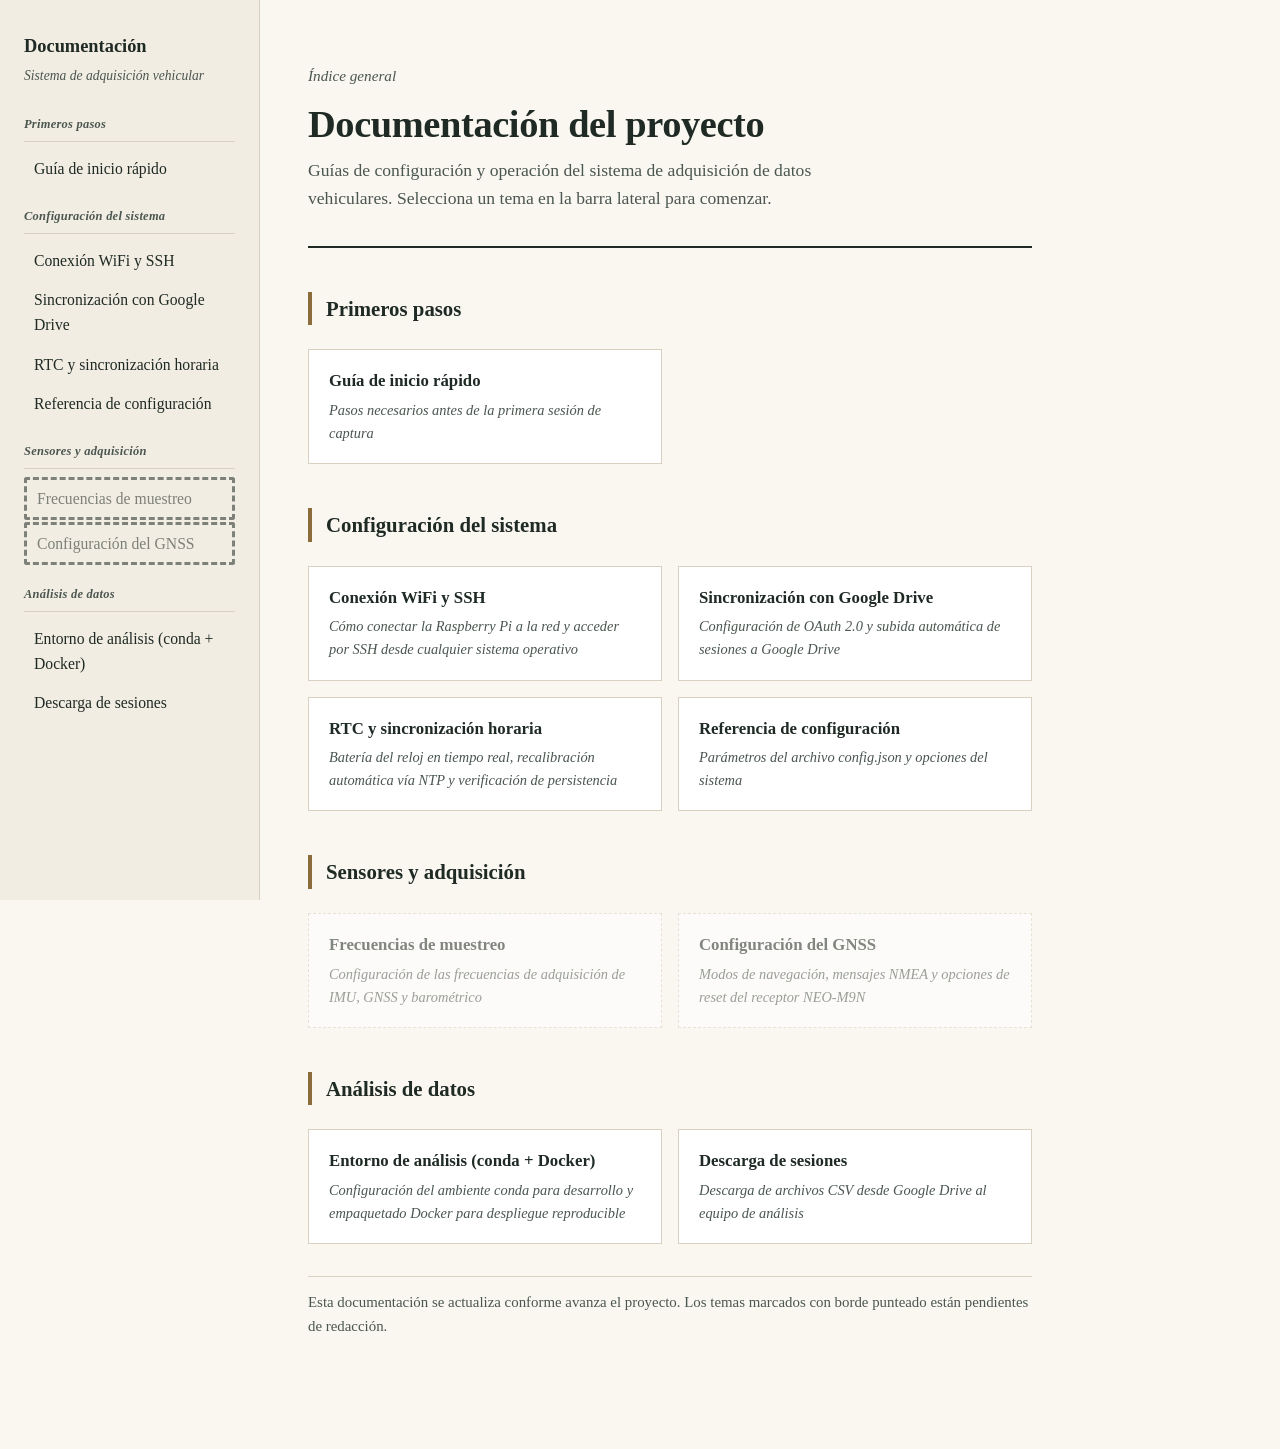
<file: index.html>
<!DOCTYPE html>
<html lang="es">
<head>
<meta charset="UTF-8">
<meta name="viewport" content="width=device-width, initial-scale=1.0">
<title>Documentación · Sistema de Adquisición Vehicular</title>
<link rel="stylesheet" href="assets/style.css">
</head>
<body>
<div class="layout">

  <!-- ============ SIDEBAR ============ -->
  <aside class="sidebar">
    <div class="brand">Documentación</div>
    <div class="brand-sub">Sistema de adquisición vehicular</div>

    <nav>
      <h4>Primeros pasos</h4>
      <ul>
        <li><a href="temas/inicio_rapido.html">Guía de inicio rápido</a></li>
      </ul>

      <h4>Configuración del sistema</h4>
      <ul>
        <li><a href="temas/conexion_wifi.html">Conexión WiFi y SSH</a></li>
        <li><a href="temas/sincronizacion_drive.html">Sincronización con Google Drive</a></li>
        <li><a href="temas/rtc_sincronizacion.html">RTC y sincronización horaria</a></li>
        <li><a href="temas/referencia_configuracion.html">Referencia de configuración</a></li>
      </ul>

      <h4>Sensores y adquisición</h4>
      <ul>
        <li><a href="#" class="pending">Frecuencias de muestreo</a></li>
        <li><a href="#" class="pending">Configuración del GNSS</a></li>
      </ul>

      <h4>Análisis de datos</h4>
      <ul>
        <li><a href="temas/entorno_analisis.html">Entorno de análisis (conda + Docker)</a></li>
        <li><a href="temas/descarga_sesiones.html">Descarga de sesiones</a></li>
      </ul>
    </nav>
  </aside>

  <!-- ============ CONTENIDO ============ -->
  <main class="content">
    <header class="page-header">
      <p class="kicker">Índice general</p>
      <h1>Documentación del proyecto</h1>
      <p class="lede">Guías de configuración y operación del sistema de adquisición de datos vehiculares. Selecciona un tema en la barra lateral para comenzar.</p>
    </header>

    <h2>Primeros pasos</h2>
    <div class="topic-grid">
      <a class="topic-card" href="temas/inicio_rapido.html">
        <div class="topic-title">Guía de inicio rápido</div>
        <div class="topic-desc">Pasos necesarios antes de la primera sesión de captura</div>
      </a>
    </div>

    <h2>Configuración del sistema</h2>
    <div class="topic-grid">
      <a class="topic-card" href="temas/conexion_wifi.html">
        <div class="topic-title">Conexión WiFi y SSH</div>
        <div class="topic-desc">Cómo conectar la Raspberry Pi a la red y acceder por SSH desde cualquier sistema operativo</div>
      </a>
      <a class="topic-card" href="temas/sincronizacion_drive.html">
        <div class="topic-title">Sincronización con Google Drive</div>
        <div class="topic-desc">Configuración de OAuth 2.0 y subida automática de sesiones a Google Drive</div>
      </a>
      <a class="topic-card" href="temas/rtc_sincronizacion.html">
        <div class="topic-title">RTC y sincronización horaria</div>
        <div class="topic-desc">Batería del reloj en tiempo real, recalibración automática vía NTP y verificación de persistencia</div>
      </a>
      <a class="topic-card" href="temas/referencia_configuracion.html">
        <div class="topic-title">Referencia de configuración</div>
        <div class="topic-desc">Parámetros del archivo config.json y opciones del sistema</div>
      </a>
    </div>

    <h2>Sensores y adquisición</h2>
    <div class="topic-grid">
      <a class="topic-card pending" href="#">
        <div class="topic-title">Frecuencias de muestreo</div>
        <div class="topic-desc">Configuración de las frecuencias de adquisición de IMU, GNSS y barométrico</div>
      </a>
      <a class="topic-card pending" href="#">
        <div class="topic-title">Configuración del GNSS</div>
        <div class="topic-desc">Modos de navegación, mensajes NMEA y opciones de reset del receptor NEO-M9N</div>
      </a>
    </div>

    <h2>Análisis de datos</h2>
    <div class="topic-grid">
      <a class="topic-card" href="temas/entorno_analisis.html">
        <div class="topic-title">Entorno de análisis (conda + Docker)</div>
        <div class="topic-desc">Configuración del ambiente conda para desarrollo y empaquetado Docker para despliegue reproducible</div>
      </a>
      <a class="topic-card" href="temas/descarga_sesiones.html">
        <div class="topic-title">Descarga de sesiones</div>
        <div class="topic-desc">Descarga de archivos CSV desde Google Drive al equipo de análisis</div>
      </a>
    </div>

    <p class="note" style="margin-top:32px;">Esta documentación se actualiza conforme avanza el proyecto. Los temas marcados con borde punteado están pendientes de redacción.</p>
  </main>

</div>
</body>
</html>
</file>
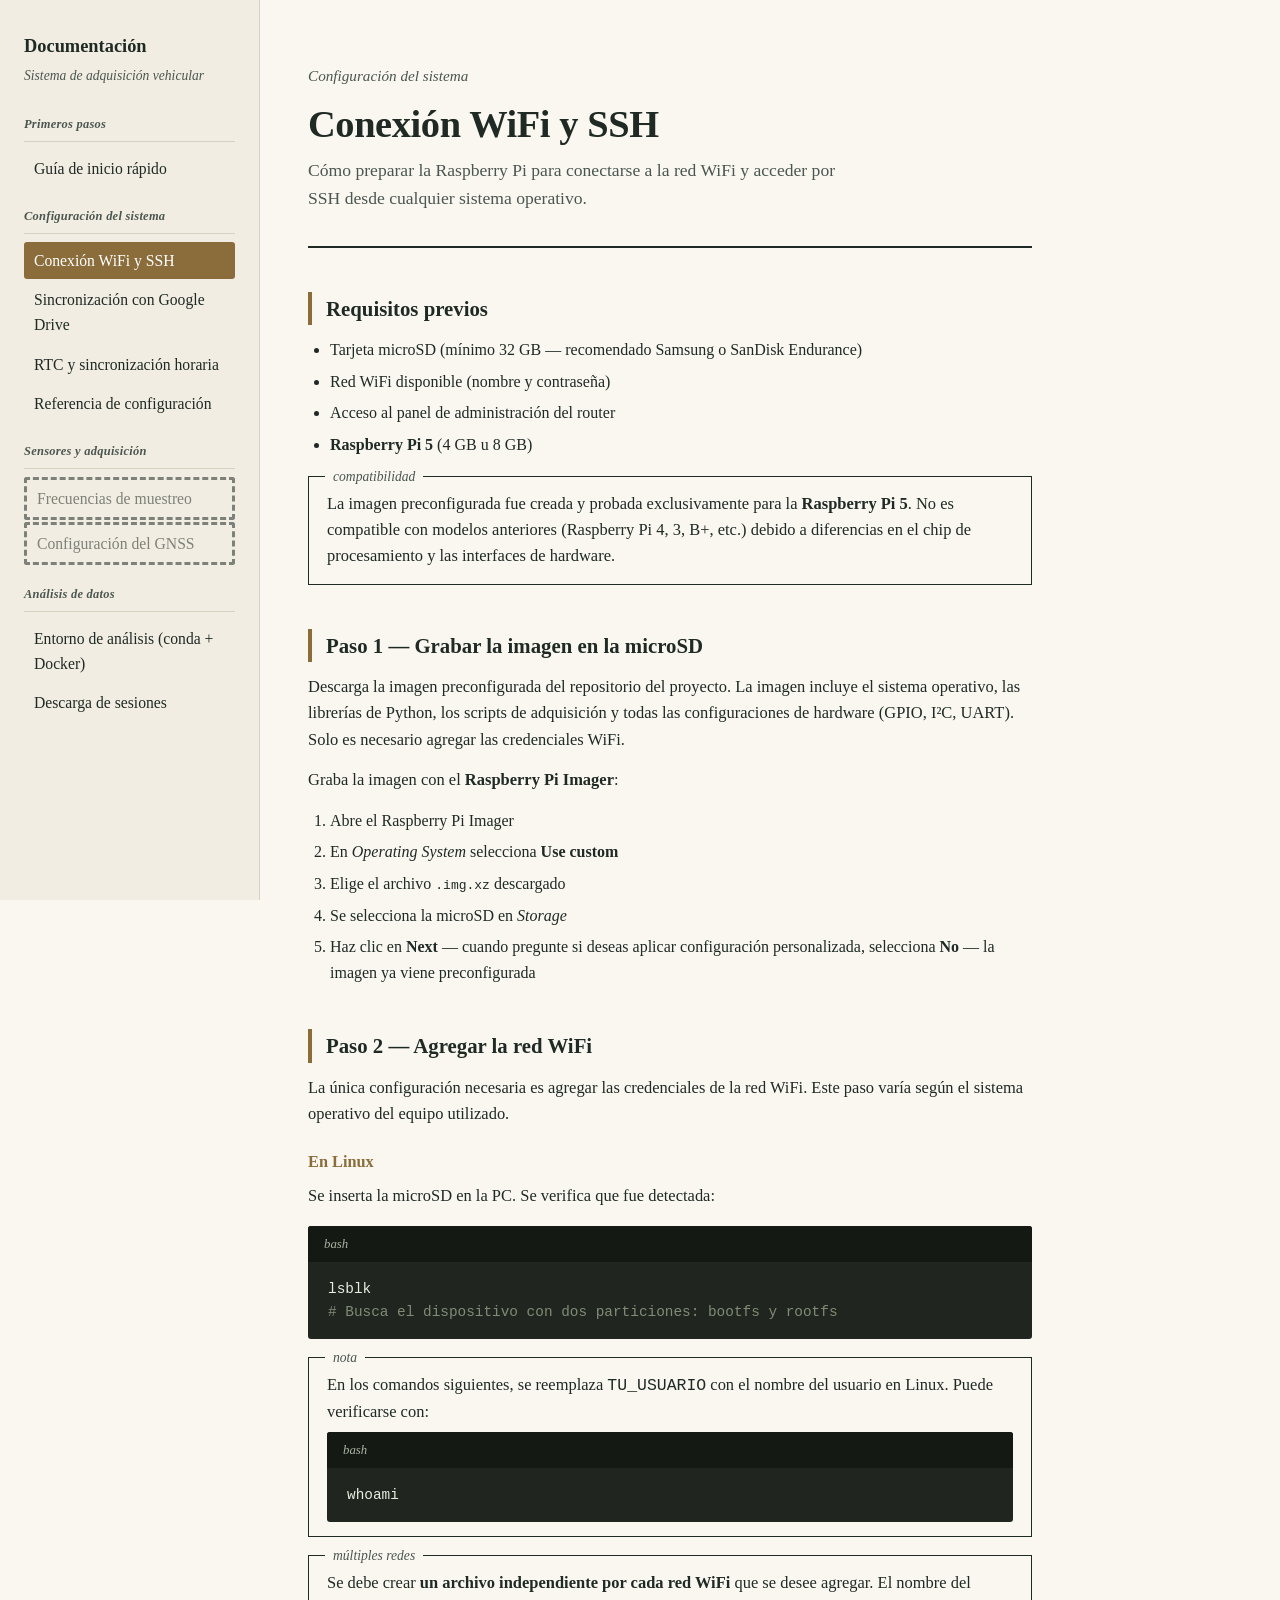
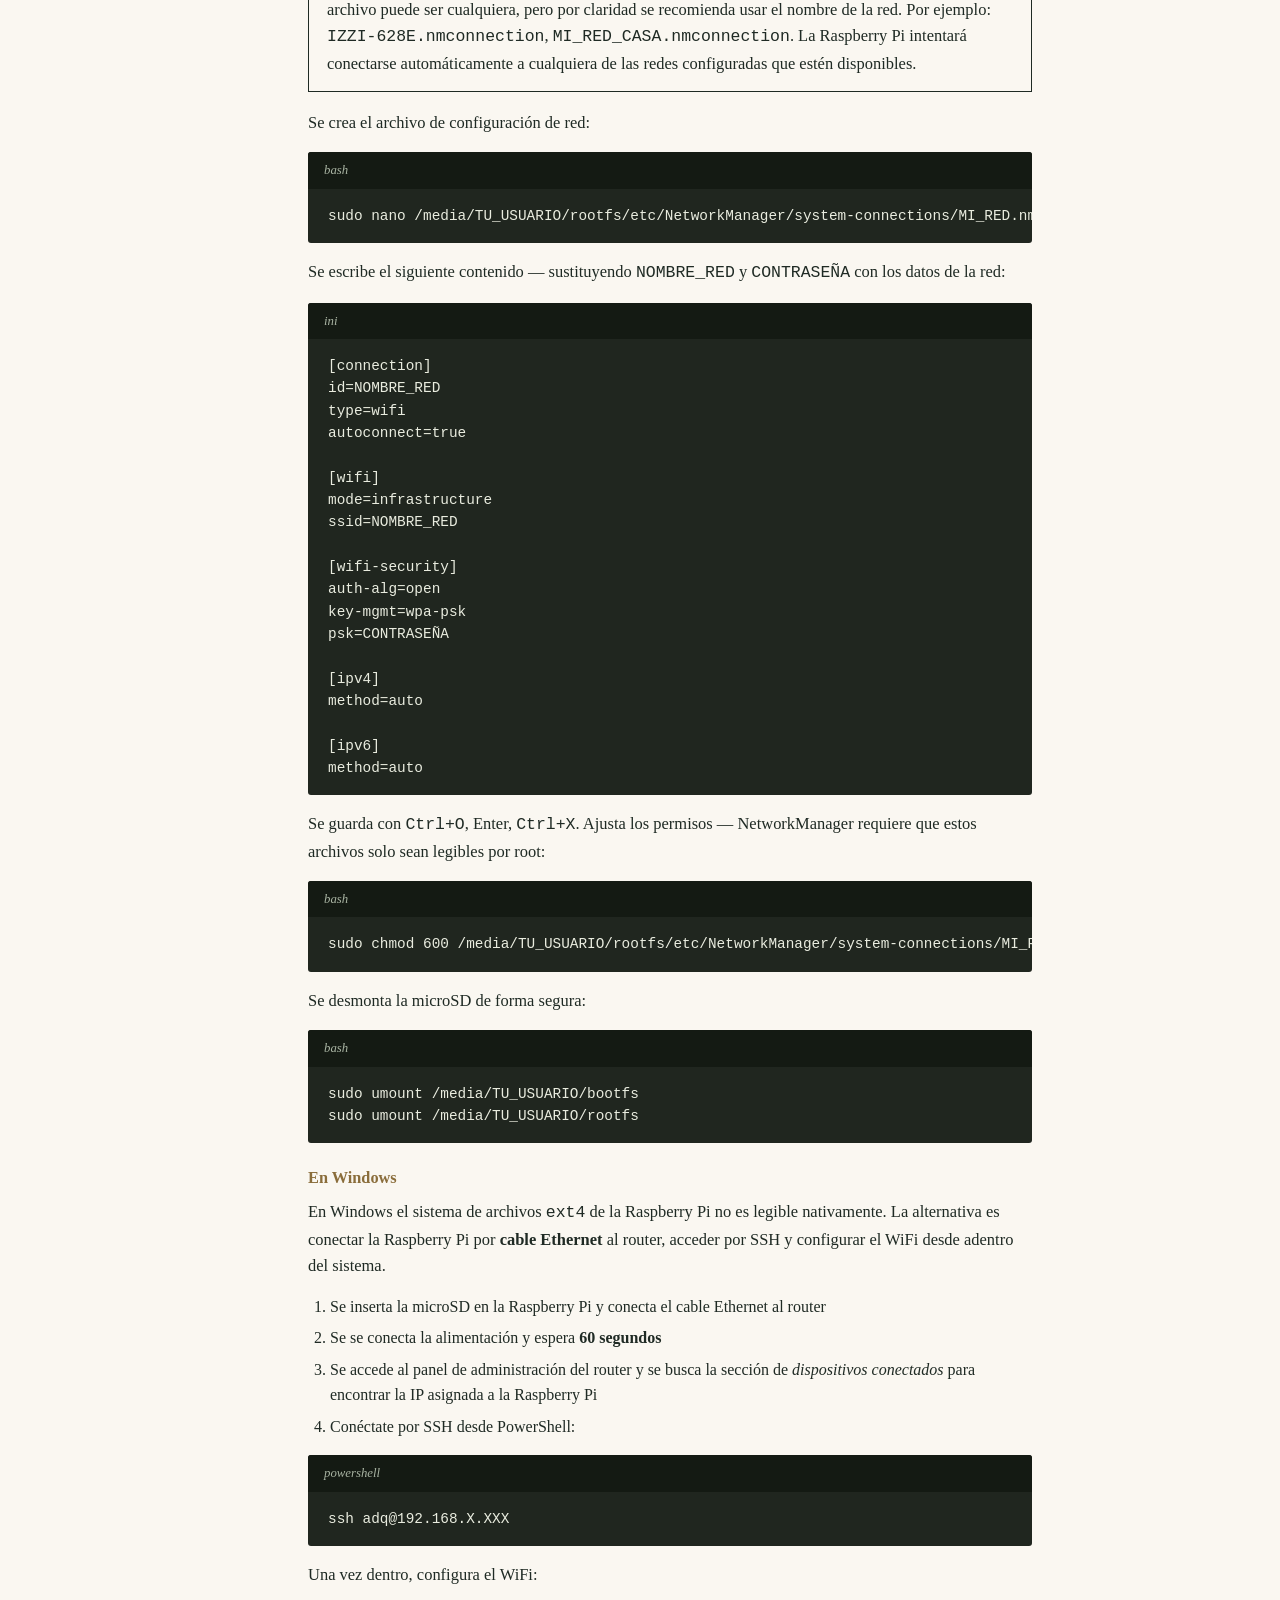
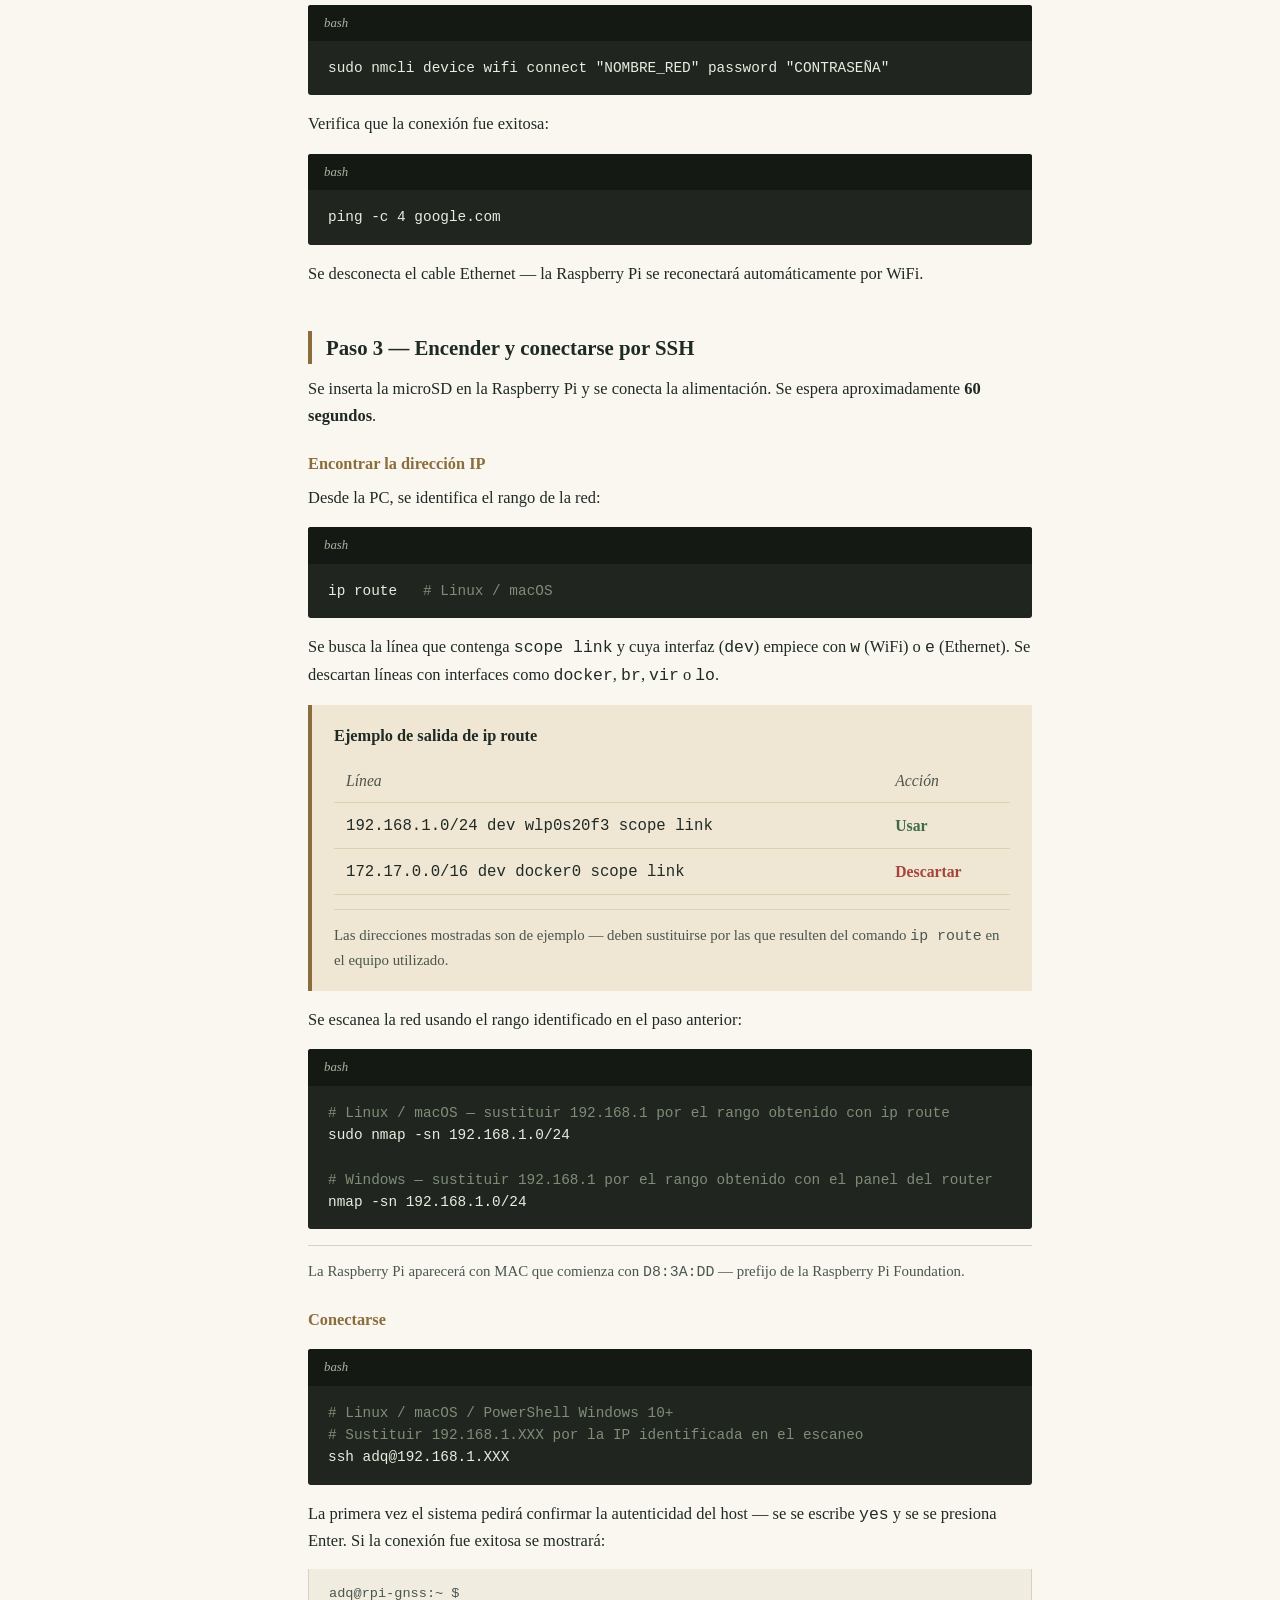
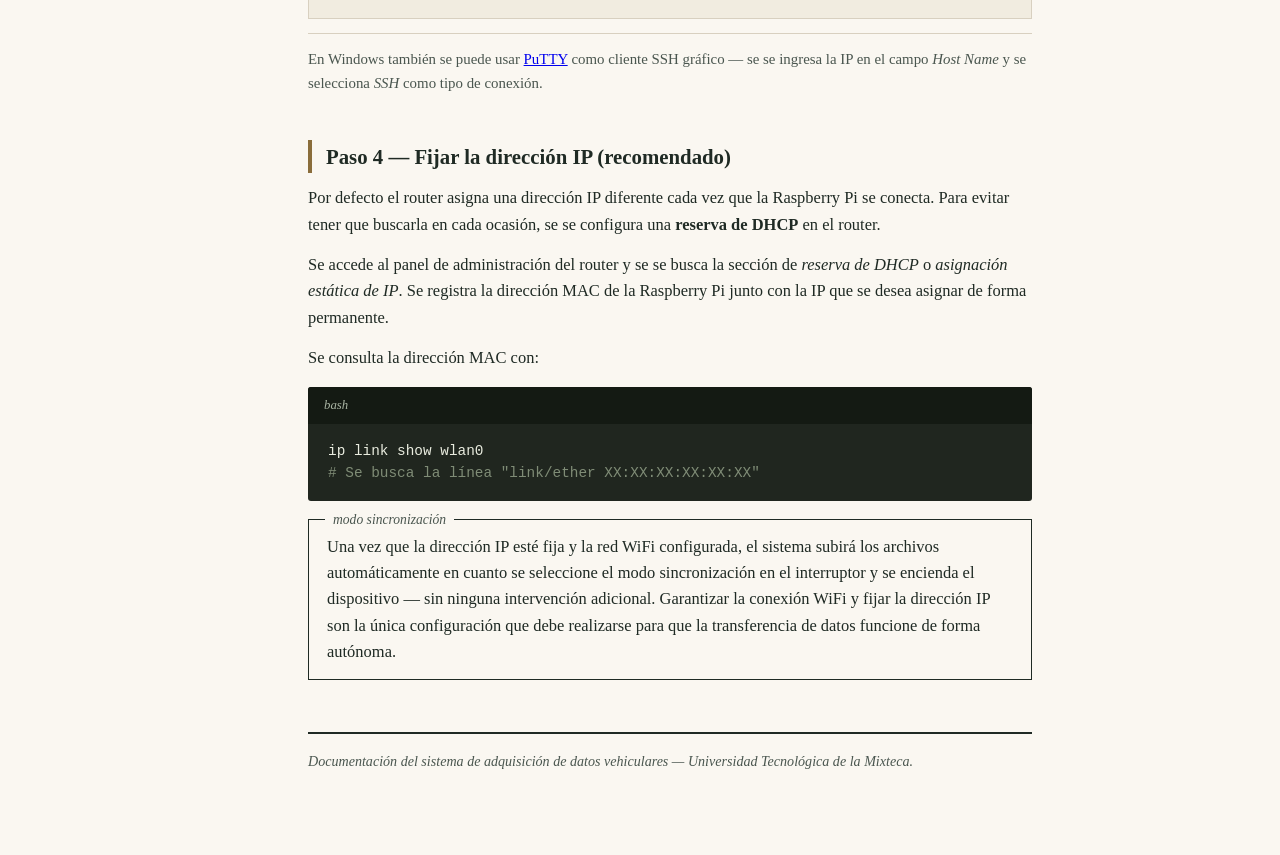
<file: temas/conexion_wifi.html>
<!DOCTYPE html>
<html lang="es">
<head>
<meta charset="UTF-8">
<meta name="viewport" content="width=device-width, initial-scale=1.0">
<title>Conexión WiFi y SSH · Documentación</title>
<link rel="stylesheet" href="../assets/style.css">
</head>
<body>
<div class="layout">

  <!-- ============ SIDEBAR ============ -->
  <aside class="sidebar">
    <div class="brand"><a href="../index.html" style="color:inherit;text-decoration:none;">Documentación</a></div>
    <div class="brand-sub">Sistema de adquisición vehicular</div>

    <nav>
      <h4>Primeros pasos</h4>
      <ul>
        <li><a href="inicio_rapido.html">Guía de inicio rápido</a></li>
      </ul>

      <h4>Configuración del sistema</h4>
      <ul>
        <li><a href="conexion_wifi.html" class="active">Conexión WiFi y SSH</a></li>
        <li><a href="sincronizacion_drive.html">Sincronización con Google Drive</a></li>
        <li><a href="rtc_sincronizacion.html">RTC y sincronización horaria</a></li>
        <li><a href="referencia_configuracion.html">Referencia de configuración</a></li>
      </ul>

      <h4>Sensores y adquisición</h4>
      <ul>
        <li><a href="#" class="pending">Frecuencias de muestreo</a></li>
        <li><a href="#" class="pending">Configuración del GNSS</a></li>
      </ul>

      <h4>Análisis de datos</h4>
      <ul>
        <li><a href="entorno_analisis.html">Entorno de análisis (conda + Docker)</a></li>
        <li><a href="descarga_sesiones.html">Descarga de sesiones</a></li>
      </ul>
    </nav>
  </aside>

  <!-- ============ CONTENIDO ============ -->
  <main class="content">

    <header class="page-header">
      <p class="kicker">Configuración del sistema</p>
      <h1>Conexión WiFi y SSH</h1>
      <p class="lede">Cómo preparar la Raspberry Pi para conectarse a la red WiFi y acceder por SSH desde cualquier sistema operativo.</p>
    </header>

    <section>
      <h2>Requisitos previos</h2>
      <ul>
        <li>Tarjeta microSD (mínimo 32 GB — recomendado Samsung o SanDisk Endurance)</li>
        <li>Red WiFi disponible (nombre y contraseña)</li>
        <li>Acceso al panel de administración del router</li>
        <li><strong>Raspberry Pi 5</strong> (4 GB u 8 GB)</li>
      </ul>
      <div class="callout">
        <span class="tag">compatibilidad</span>
        <p style="margin-bottom:0;">La imagen preconfigurada fue creada y probada exclusivamente para la <strong>Raspberry Pi 5</strong>. No es compatible con modelos anteriores (Raspberry Pi 4, 3, B+, etc.) debido a diferencias en el chip de procesamiento y las interfaces de hardware.</p>
      </div>
    </section>

    <section>
      <h2>Paso 1 — Grabar la imagen en la microSD</h2>
      <p>Descarga la imagen preconfigurada del repositorio del proyecto. La imagen incluye el sistema operativo, las librerías de Python, los scripts de adquisición y todas las configuraciones de hardware (GPIO, I²C, UART). Solo es necesario agregar las credenciales WiFi.</p>
      <p>Graba la imagen con el <strong>Raspberry Pi Imager</strong>:</p>
      <ol>
        <li>Abre el Raspberry Pi Imager</li>
        <li>En <em>Operating System</em> selecciona <strong>Use custom</strong></li>
        <li>Elige el archivo <code>.img.xz</code> descargado</li>
        <li>Se selecciona la microSD en <em>Storage</em></li>
        <li>Haz clic en <strong>Next</strong> — cuando pregunte si deseas aplicar configuración personalizada, selecciona <strong>No</strong> — la imagen ya viene preconfigurada</li>
      </ol>
    </section>

    <section>
      <h2>Paso 2 — Agregar la red WiFi</h2>
      <p>La única configuración necesaria es agregar las credenciales de la red WiFi. Este paso varía según el sistema operativo del equipo utilizado.</p>

      <h3>En Linux</h3>
      <p>Se inserta la microSD en la PC. Se verifica que fue detectada:</p>
      <div class="code-block">
        <div class="code-label">bash</div>
        <pre><code>lsblk
<span class="cm"># Busca el dispositivo con dos particiones: bootfs y rootfs</span></code></pre>
      </div>

      <div class="callout">
        <span class="tag">nota</span>
        <p style="margin-bottom:6px;">En los comandos siguientes, se reemplaza <code>TU_USUARIO</code> con el nombre del usuario en Linux. Puede verificarse con:</p>
        <div class="code-block" style="margin:0;">
          <div class="code-label">bash</div>
          <pre><code>whoami</code></pre>
        </div>
      </div>

      <div class="callout">
        <span class="tag">múltiples redes</span>
        <p style="margin-bottom:0;">Se debe crear <strong>un archivo independiente por cada red WiFi</strong> que se desee agregar. El nombre del archivo puede ser cualquiera, pero por claridad se recomienda usar el nombre de la red. Por ejemplo: <code>IZZI-628E.nmconnection</code>, <code>MI_RED_CASA.nmconnection</code>. La Raspberry Pi intentará conectarse automáticamente a cualquiera de las redes configuradas que estén disponibles.</p>
      </div>

      <p>Se crea el archivo de configuración de red:</p>
      <div class="code-block">
        <div class="code-label">bash</div>
        <pre><code>sudo nano /media/TU_USUARIO/rootfs/etc/NetworkManager/system-connections/MI_RED.nmconnection</code></pre>
      </div>

      <p>Se escribe el siguiente contenido — sustituyendo <code>NOMBRE_RED</code> y <code>CONTRASEÑA</code> con los datos de la red:</p>
      <div class="code-block">
        <div class="code-label">ini</div>
        <pre><code>[connection]
id=NOMBRE_RED
type=wifi
autoconnect=true

[wifi]
mode=infrastructure
ssid=NOMBRE_RED

[wifi-security]
auth-alg=open
key-mgmt=wpa-psk
psk=CONTRASEÑA

[ipv4]
method=auto

[ipv6]
method=auto</code></pre>
      </div>

      <p>Se guarda con <kbd>Ctrl+O</kbd>, Enter, <kbd>Ctrl+X</kbd>. Ajusta los permisos — NetworkManager requiere que estos archivos solo sean legibles por root:</p>
      <div class="code-block">
        <div class="code-label">bash</div>
        <pre><code>sudo chmod 600 /media/TU_USUARIO/rootfs/etc/NetworkManager/system-connections/MI_RED.nmconnection</code></pre>
      </div>

      <p>Se desmonta la microSD de forma segura:</p>
      <div class="code-block">
        <div class="code-label">bash</div>
        <pre><code>sudo umount /media/TU_USUARIO/bootfs
sudo umount /media/TU_USUARIO/rootfs</code></pre>
      </div>

      <h3>En Windows</h3>
      <p>En Windows el sistema de archivos <code>ext4</code> de la Raspberry Pi no es legible nativamente. La alternativa es conectar la Raspberry Pi por <strong>cable Ethernet</strong> al router, acceder por SSH y configurar el WiFi desde adentro del sistema.</p>
      <ol>
        <li>Se inserta la microSD en la Raspberry Pi y conecta el cable Ethernet al router</li>
        <li>Se se conecta la alimentación y espera <strong>60 segundos</strong></li>
        <li>Se accede al panel de administración del router y se busca la sección de <em>dispositivos conectados</em> para encontrar la IP asignada a la Raspberry Pi</li>
        <li>Conéctate por SSH desde PowerShell:</li>
      </ol>
      <div class="code-block">
        <div class="code-label">powershell</div>
        <pre><code>ssh adq@192.168.X.XXX</code></pre>
      </div>
      <p>Una vez dentro, configura el WiFi:</p>
      <div class="code-block">
        <div class="code-label">bash</div>
        <pre><code>sudo nmcli device wifi connect "NOMBRE_RED" password "CONTRASEÑA"</code></pre>
      </div>
      <p>Verifica que la conexión fue exitosa:</p>
      <div class="code-block">
        <div class="code-label">bash</div>
        <pre><code>ping -c 4 google.com</code></pre>
      </div>
      <p>Se desconecta el cable Ethernet — la Raspberry Pi se reconectará automáticamente por WiFi.</p>
    </section>

    <section>
      <h2>Paso 3 — Encender y conectarse por SSH</h2>
      <p>Se inserta la microSD en la Raspberry Pi y se conecta la alimentación. Se espera aproximadamente <strong>60 segundos</strong>.</p>

      <h3>Encontrar la dirección IP</h3>
      <p>Desde la PC, se identifica el rango de la red:</p>
      <div class="code-block">
        <div class="code-label">bash</div>
        <pre><code>ip route   <span class="cm"># Linux / macOS</span></code></pre>
      </div>
      <p>Se busca la línea que contenga <code>scope link</code> y cuya interfaz (<code>dev</code>) empiece con <code>w</code> (WiFi) o <code>e</code> (Ethernet). Se descartan líneas con interfaces como <code>docker</code>, <code>br</code>, <code>vir</code> o <code>lo</code>.</p>

      <div class="example">
        <h3>Ejemplo de salida de ip route</h3>
        <table>
          <tr><th>Línea</th><th>Acción</th></tr>
          <tr>
            <td><code>192.168.1.0/24 dev wlp0s20f3 scope link</code></td>
            <td style="color:var(--pos);font-weight:600;">Usar</td>
          </tr>
          <tr>
            <td><code>172.17.0.0/16 dev docker0 scope link</code></td>
            <td style="color:var(--neg);font-weight:600;">Descartar</td>
          </tr>
        </table>
        <p style="margin-bottom:0;" class="note">Las direcciones mostradas son de ejemplo — deben sustituirse por las que resulten del comando <code>ip route</code> en el equipo utilizado.</p>
      </div>

      <p>Se escanea la red usando el rango identificado en el paso anterior:</p>
      <div class="code-block">
        <div class="code-label">bash</div>
        <pre><code><span class="cm"># Linux / macOS — sustituir 192.168.1 por el rango obtenido con ip route</span>
sudo nmap -sn 192.168.1.0/24

<span class="cm"># Windows — sustituir 192.168.1 por el rango obtenido con el panel del router</span>
nmap -sn 192.168.1.0/24</code></pre>
      </div>
      <p class="note">La Raspberry Pi aparecerá con MAC que comienza con <code>D8:3A:DD</code> — prefijo de la Raspberry Pi Foundation.</p>

      <h3>Conectarse</h3>
      <div class="code-block">
        <div class="code-label">bash</div>
        <pre><code><span class="cm"># Linux / macOS / PowerShell Windows 10+</span>
<span class="cm"># Sustituir 192.168.1.XXX por la IP identificada en el escaneo</span>
ssh adq@192.168.1.XXX</code></pre>
      </div>
      <p>La primera vez el sistema pedirá confirmar la autenticidad del host — se se escribe <code>yes</code> y se se presiona Enter. Si la conexión fue exitosa se mostrará:</p>
      <div class="code-out">adq@rpi-gnss:~ $</div>
      <p class="note">En Windows también se puede usar <a href="https://www.putty.org" target="_blank">PuTTY</a> como cliente SSH gráfico — se se ingresa la IP en el campo <em>Host Name</em> y se selecciona <em>SSH</em> como tipo de conexión.</p>
    </section>

    <section>
      <h2>Paso 4 — Fijar la dirección IP (recomendado)</h2>
      <p>Por defecto el router asigna una dirección IP diferente cada vez que la Raspberry Pi se conecta. Para evitar tener que buscarla en cada ocasión, se se configura una <strong>reserva de DHCP</strong> en el router.</p>
      <p>Se accede al panel de administración del router y se se busca la sección de <em>reserva de DHCP</em> o <em>asignación estática de IP</em>. Se registra la dirección MAC de la Raspberry Pi junto con la IP que se desea asignar de forma permanente.</p>
      <p>Se consulta la dirección MAC con:</p>
      <div class="code-block">
        <div class="code-label">bash</div>
        <pre><code>ip link show wlan0
<span class="cm"># Se busca la línea "link/ether XX:XX:XX:XX:XX:XX"</span></code></pre>
      </div>
      <div class="callout">
        <span class="tag">modo sincronización</span>
        <p style="margin-bottom:0;">Una vez que la dirección IP esté fija y la red WiFi configurada, el sistema subirá los archivos automáticamente en cuanto se seleccione el modo sincronización en el interruptor y se encienda el dispositivo — sin ninguna intervención adicional. Garantizar la conexión WiFi y fijar la dirección IP son la única configuración que debe realizarse para que la transferencia de datos funcione de forma autónoma.</p>
      </div>
    </section>

    <footer class="page-footer">
      Documentación del sistema de adquisición de datos vehiculares — Universidad Tecnológica de la Mixteca.
    </footer>

  </main>

</div>
</body>
</html>
</file>
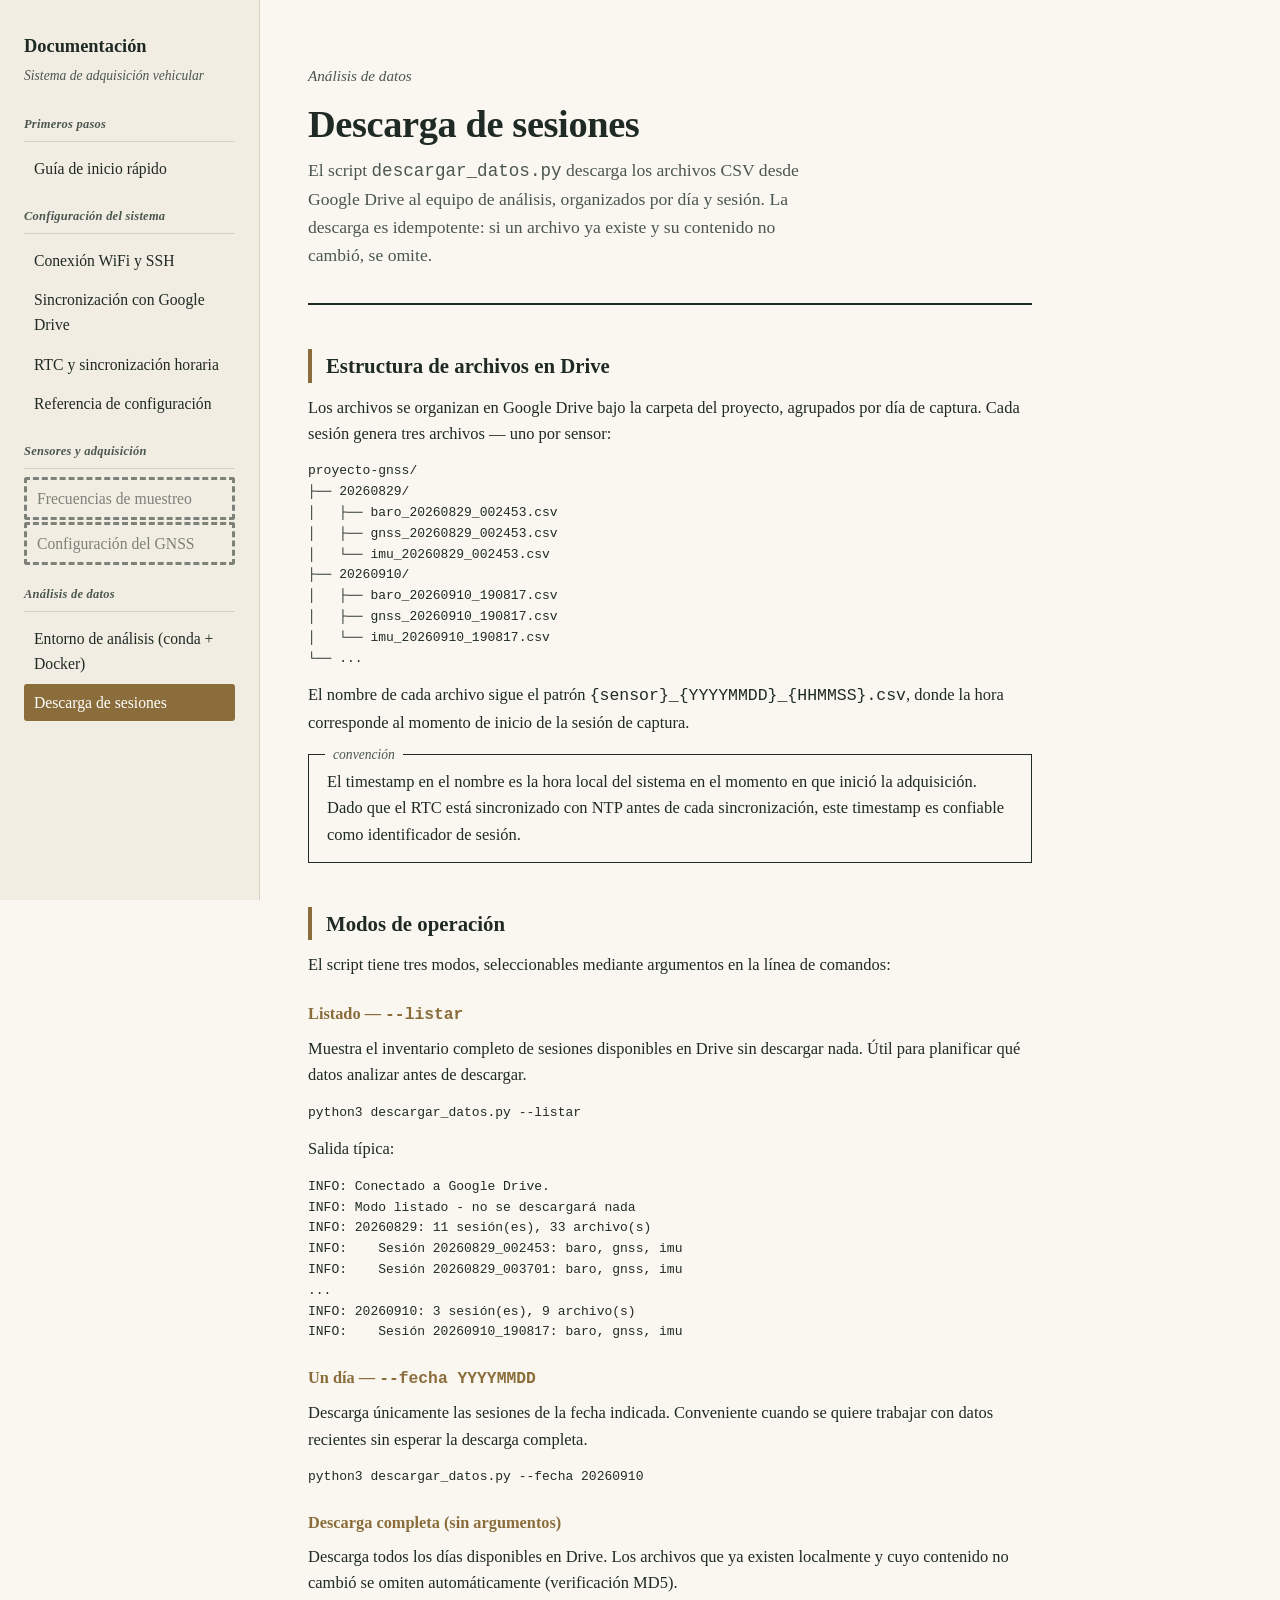
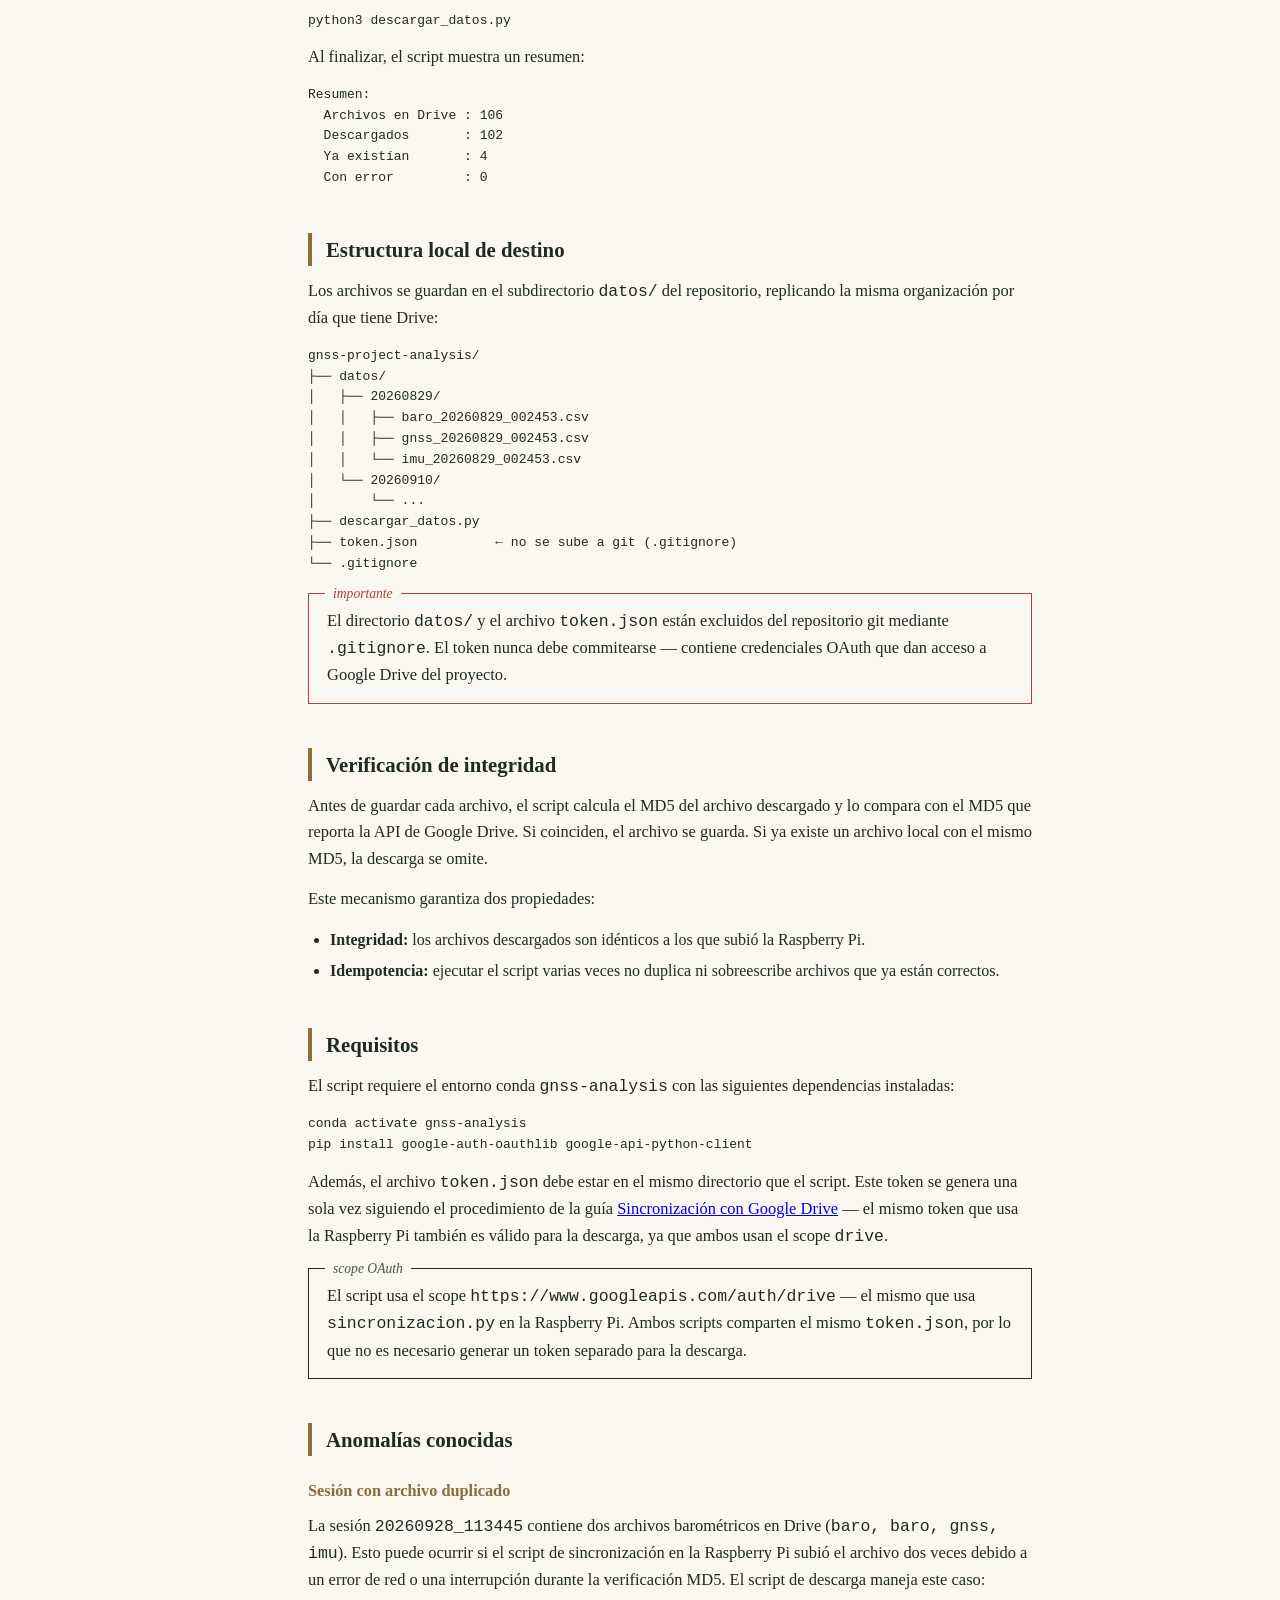
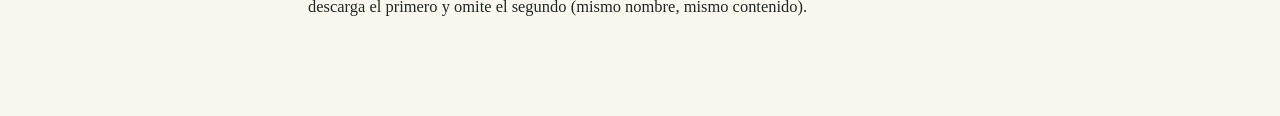
<file: temas/descarga_sesiones.html>
<!DOCTYPE html>
<html lang="es">
<head>
<meta charset="UTF-8">
<meta name="viewport" content="width=device-width, initial-scale=1.0">
<title>Descarga de sesiones · Documentación</title>
<link rel="stylesheet" href="../assets/style.css">
</head>
<body>
<div class="layout">

  <!-- ============ SIDEBAR ============ -->
  <aside class="sidebar">
    <div class="brand"><a href="../index.html" style="color:inherit;text-decoration:none;">Documentación</a></div>
    <div class="brand-sub">Sistema de adquisición vehicular</div>

    <nav>
      <h4>Primeros pasos</h4>
      <ul>
        <li><a href="inicio_rapido.html">Guía de inicio rápido</a></li>
      </ul>

      <h4>Configuración del sistema</h4>
      <ul>
        <li><a href="conexion_wifi.html">Conexión WiFi y SSH</a></li>
        <li><a href="sincronizacion_drive.html">Sincronización con Google Drive</a></li>
        <li><a href="rtc_sincronizacion.html">RTC y sincronización horaria</a></li>
        <li><a href="referencia_configuracion.html">Referencia de configuración</a></li>
      </ul>

      <h4>Sensores y adquisición</h4>
      <ul>
        <li><a href="#" class="pending">Frecuencias de muestreo</a></li>
        <li><a href="#" class="pending">Configuración del GNSS</a></li>
      </ul>

      <h4>Análisis de datos</h4>
      <ul>
        <li><a href="entorno_analisis.html">Entorno de análisis (conda + Docker)</a></li>
        <li><a href="descarga_sesiones.html" class="active">Descarga de sesiones</a></li>
      </ul>
    </nav>
  </aside>

  <!-- ============ CONTENIDO ============ -->
  <main class="content">

    <header class="page-header">
      <p class="kicker">Análisis de datos</p>
      <h1>Descarga de sesiones</h1>
      <p class="lede">El script <code>descargar_datos.py</code> descarga los archivos CSV desde Google Drive al equipo de análisis, organizados por día y sesión. La descarga es idempotente: si un archivo ya existe y su contenido no cambió, se omite.</p>
    </header>

    <section>
      <h2>Estructura de archivos en Drive</h2>
      <p>Los archivos se organizan en Google Drive bajo la carpeta del proyecto, agrupados por día de captura. Cada sesión genera tres archivos — uno por sensor:</p>

      <pre><code>proyecto-gnss/
├── 20260829/
│   ├── baro_20260829_002453.csv
│   ├── gnss_20260829_002453.csv
│   └── imu_20260829_002453.csv
├── 20260910/
│   ├── baro_20260910_190817.csv
│   ├── gnss_20260910_190817.csv
│   └── imu_20260910_190817.csv
└── ...</code></pre>

      <p>El nombre de cada archivo sigue el patrón <code>{sensor}_{YYYYMMDD}_{HHMMSS}.csv</code>, donde la hora corresponde al momento de inicio de la sesión de captura.</p>

      <div class="callout">
        <span class="tag">convención</span>
        <p style="margin-bottom:0;">El timestamp en el nombre es la hora local del sistema en el momento en que inició la adquisición. Dado que el RTC está sincronizado con NTP antes de cada sincronización, este timestamp es confiable como identificador de sesión.</p>
      </div>
    </section>

    <section>
      <h2>Modos de operación</h2>
      <p>El script tiene tres modos, seleccionables mediante argumentos en la línea de comandos:</p>

      <h3>Listado — <code>--listar</code></h3>
      <p>Muestra el inventario completo de sesiones disponibles en Drive sin descargar nada. Útil para planificar qué datos analizar antes de descargar.</p>
      <pre><code>python3 descargar_datos.py --listar</code></pre>
      <p>Salida típica:</p>
      <pre><code>INFO: Conectado a Google Drive.
INFO: Modo listado - no se descargará nada
INFO: 20260829: 11 sesión(es), 33 archivo(s)
INFO:    Sesión 20260829_002453: baro, gnss, imu
INFO:    Sesión 20260829_003701: baro, gnss, imu
...
INFO: 20260910: 3 sesión(es), 9 archivo(s)
INFO:    Sesión 20260910_190817: baro, gnss, imu</code></pre>

      <h3>Un día — <code>--fecha YYYYMMDD</code></h3>
      <p>Descarga únicamente las sesiones de la fecha indicada. Conveniente cuando se quiere trabajar con datos recientes sin esperar la descarga completa.</p>
      <pre><code>python3 descargar_datos.py --fecha 20260910</code></pre>

      <h3>Descarga completa (sin argumentos)</h3>
      <p>Descarga todos los días disponibles en Drive. Los archivos que ya existen localmente y cuyo contenido no cambió se omiten automáticamente (verificación MD5).</p>
      <pre><code>python3 descargar_datos.py</code></pre>
      <p>Al finalizar, el script muestra un resumen:</p>
      <pre><code>Resumen:
  Archivos en Drive : 106
  Descargados       : 102
  Ya existían       : 4
  Con error         : 0</code></pre>
    </section>

    <section>
      <h2>Estructura local de destino</h2>
      <p>Los archivos se guardan en el subdirectorio <code>datos/</code> del repositorio, replicando la misma organización por día que tiene Drive:</p>
      <pre><code>gnss-project-analysis/
├── datos/
│   ├── 20260829/
│   │   ├── baro_20260829_002453.csv
│   │   ├── gnss_20260829_002453.csv
│   │   └── imu_20260829_002453.csv
│   └── 20260910/
│       └── ...
├── descargar_datos.py
├── token.json          ← no se sube a git (.gitignore)
└── .gitignore</code></pre>

      <div class="callout callout-warn">
        <span class="tag">importante</span>
        <p style="margin-bottom:0;">El directorio <code>datos/</code> y el archivo <code>token.json</code> están excluidos del repositorio git mediante <code>.gitignore</code>. El token nunca debe commitearse — contiene credenciales OAuth que dan acceso a Google Drive del proyecto.</p>
      </div>
    </section>

    <section>
      <h2>Verificación de integridad</h2>
      <p>Antes de guardar cada archivo, el script calcula el MD5 del archivo descargado y lo compara con el MD5 que reporta la API de Google Drive. Si coinciden, el archivo se guarda. Si ya existe un archivo local con el mismo MD5, la descarga se omite.</p>
      <p>Este mecanismo garantiza dos propiedades:</p>
      <ul>
        <li><strong>Integridad:</strong> los archivos descargados son idénticos a los que subió la Raspberry Pi.</li>
        <li><strong>Idempotencia:</strong> ejecutar el script varias veces no duplica ni sobreescribe archivos que ya están correctos.</li>
      </ul>
    </section>

    <section>
      <h2>Requisitos</h2>
      <p>El script requiere el entorno conda <code>gnss-analysis</code> con las siguientes dependencias instaladas:</p>
      <pre><code>conda activate gnss-analysis
pip install google-auth-oauthlib google-api-python-client</code></pre>

      <p>Además, el archivo <code>token.json</code> debe estar en el mismo directorio que el script. Este token se genera una sola vez siguiendo el procedimiento de la guía <a href="sincronizacion_drive.html">Sincronización con Google Drive</a> — el mismo token que usa la Raspberry Pi también es válido para la descarga, ya que ambos usan el scope <code>drive</code>.</p>

      <div class="callout">
        <span class="tag">scope OAuth</span>
        <p style="margin-bottom:0;">El script usa el scope <code>https://www.googleapis.com/auth/drive</code> — el mismo que usa <code>sincronizacion.py</code> en la Raspberry Pi. Ambos scripts comparten el mismo <code>token.json</code>, por lo que no es necesario generar un token separado para la descarga.</p>
      </div>
    </section>

    <section>
      <h2>Anomalías conocidas</h2>

      <h3>Sesión con archivo duplicado</h3>
      <p>La sesión <code>20260928_113445</code> contiene dos archivos barométricos en Drive (<code>baro, baro, gnss, imu</code>). Esto puede ocurrir si el script de sincronización en la Raspberry Pi subió el archivo dos veces debido a un error de red o una interrupción durante la verificación MD5. El script de descarga maneja este caso: descarga el primero y omite el segundo (mismo nombre, mismo contenido).</p>
    </section>

  </main>
</div>
</body>
</html>
</file>
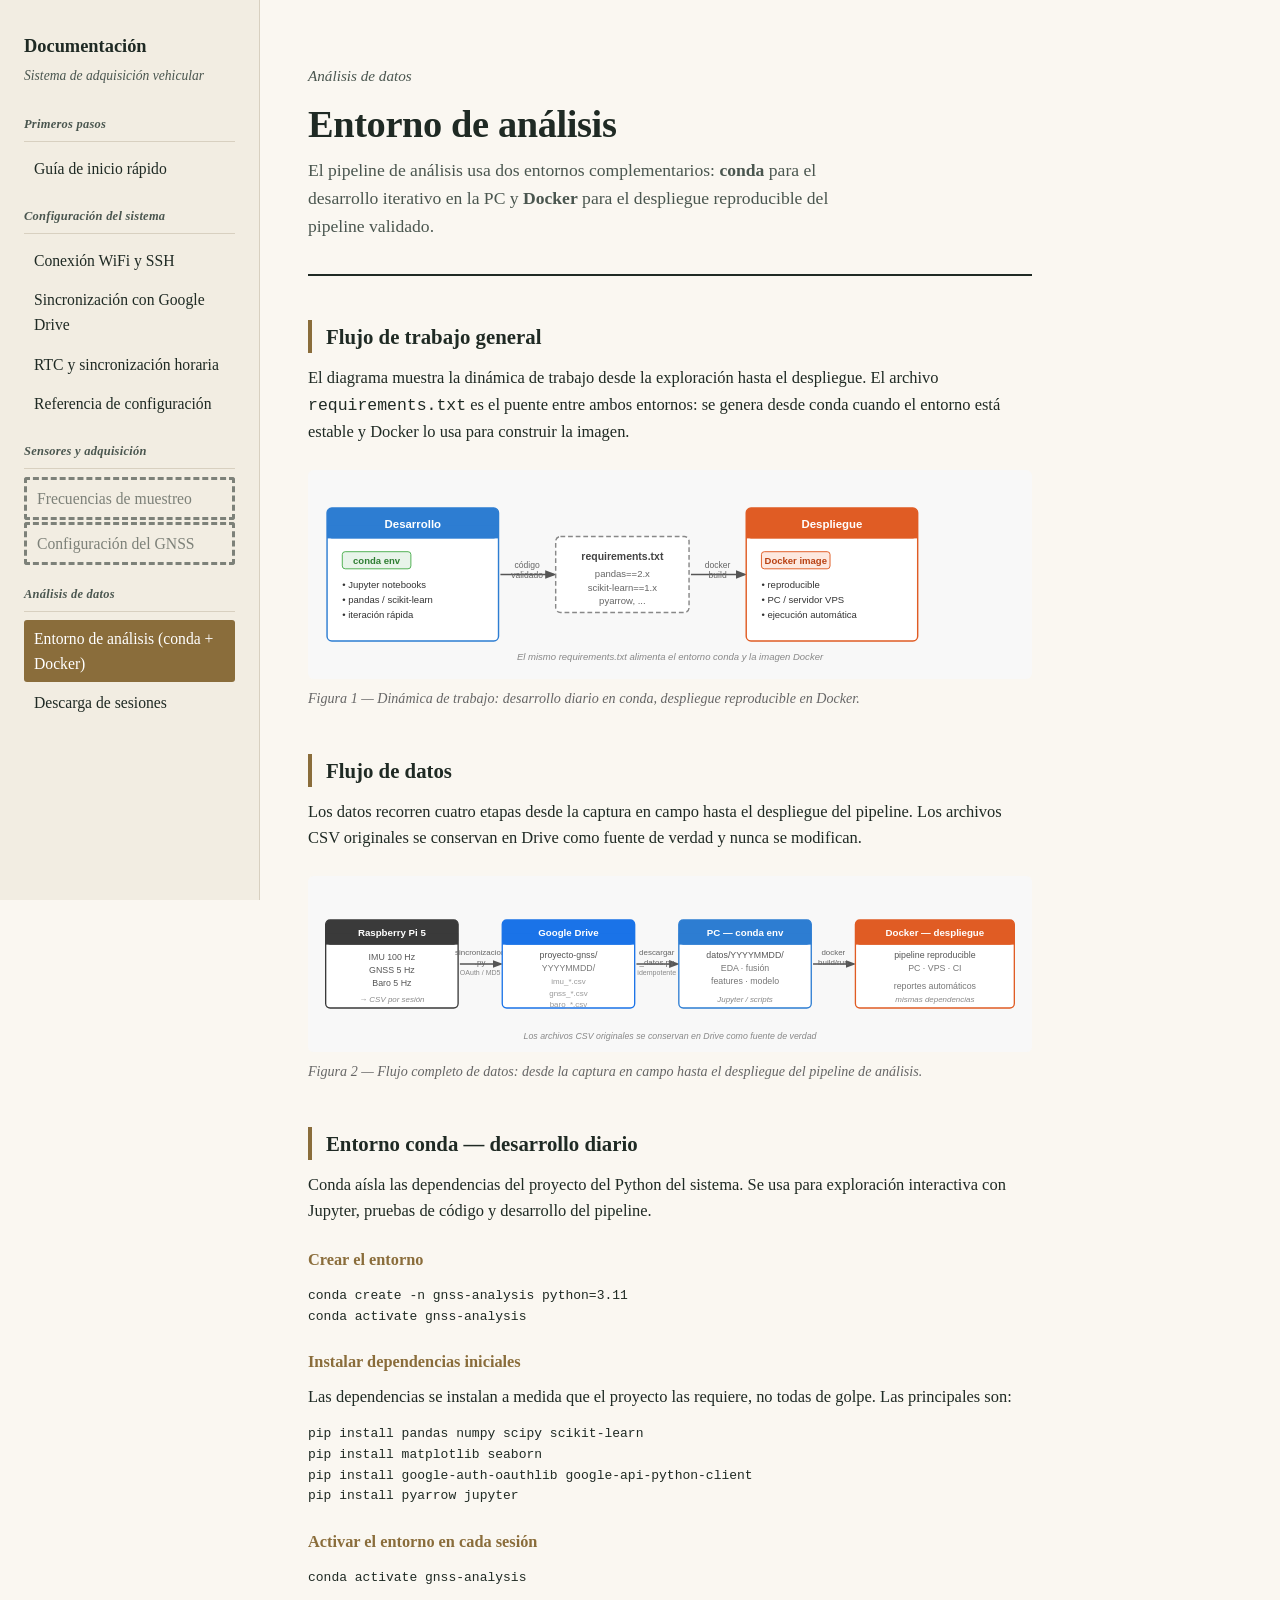
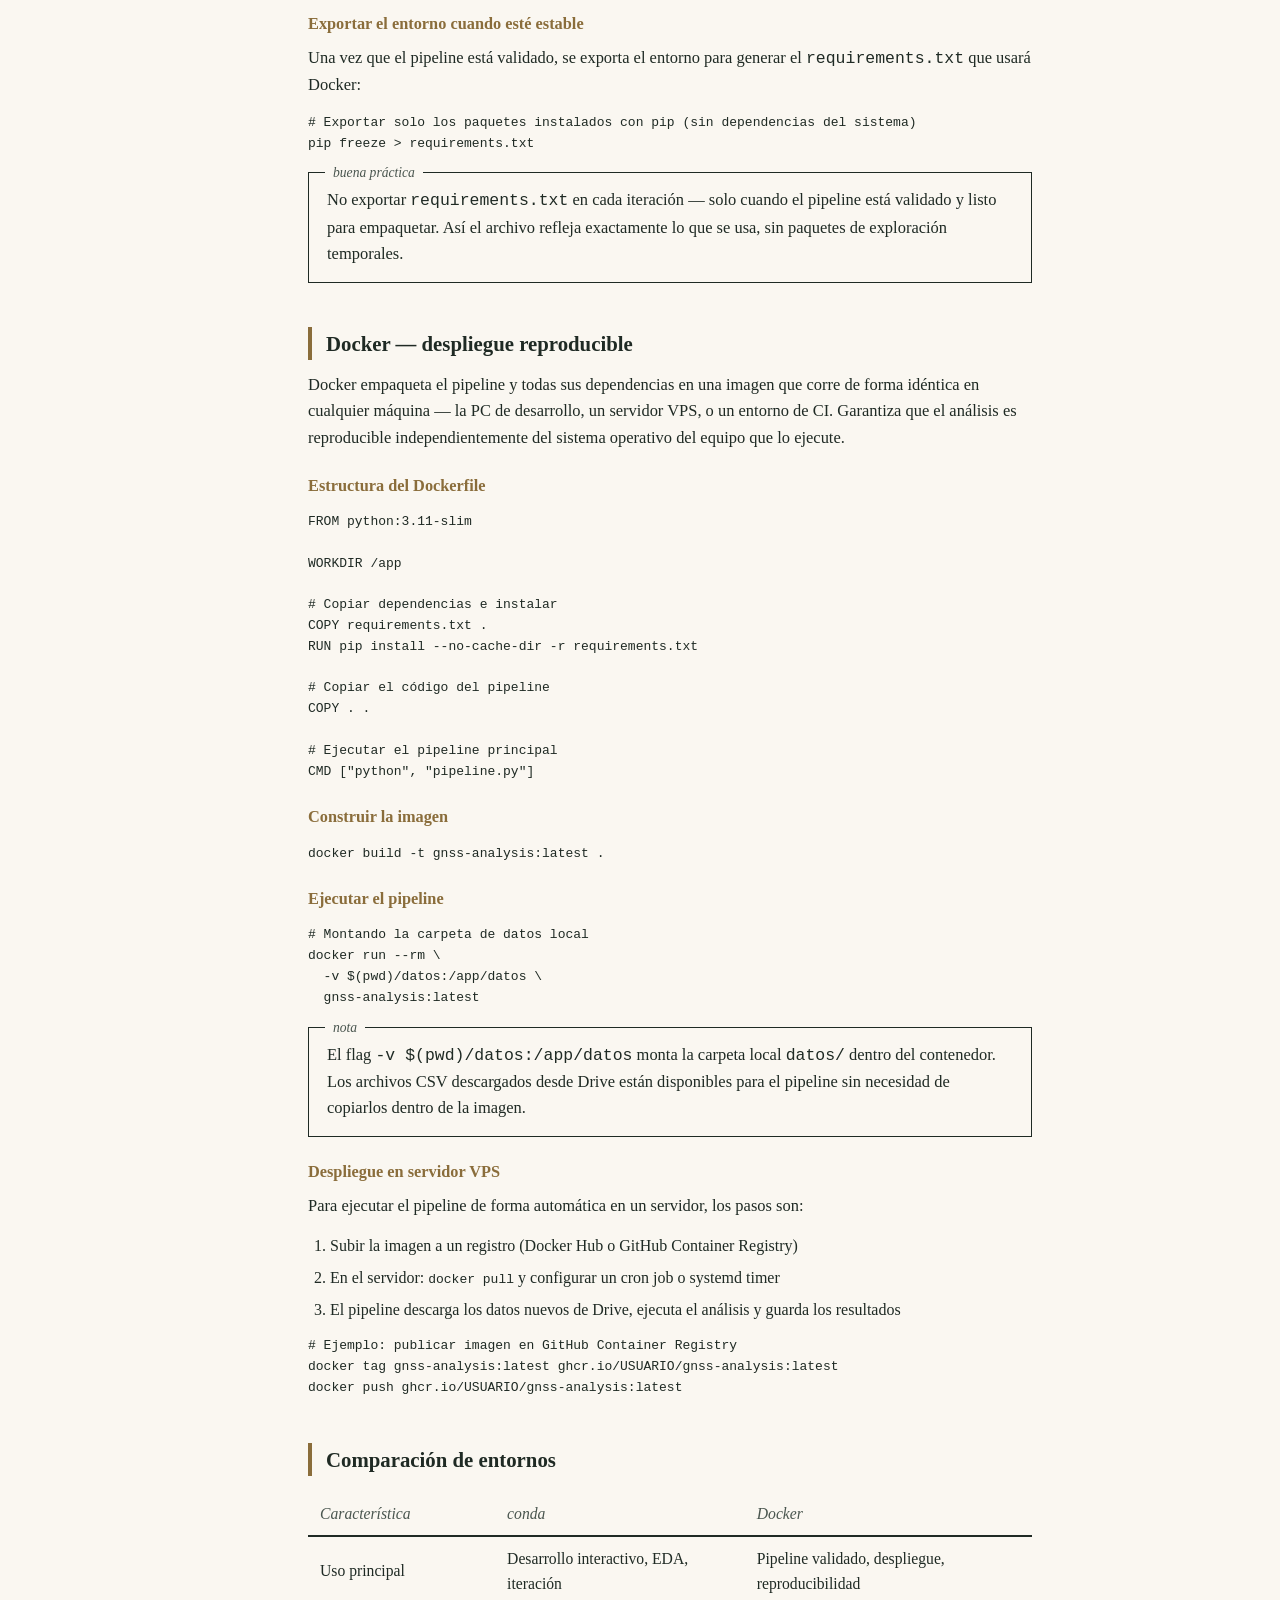
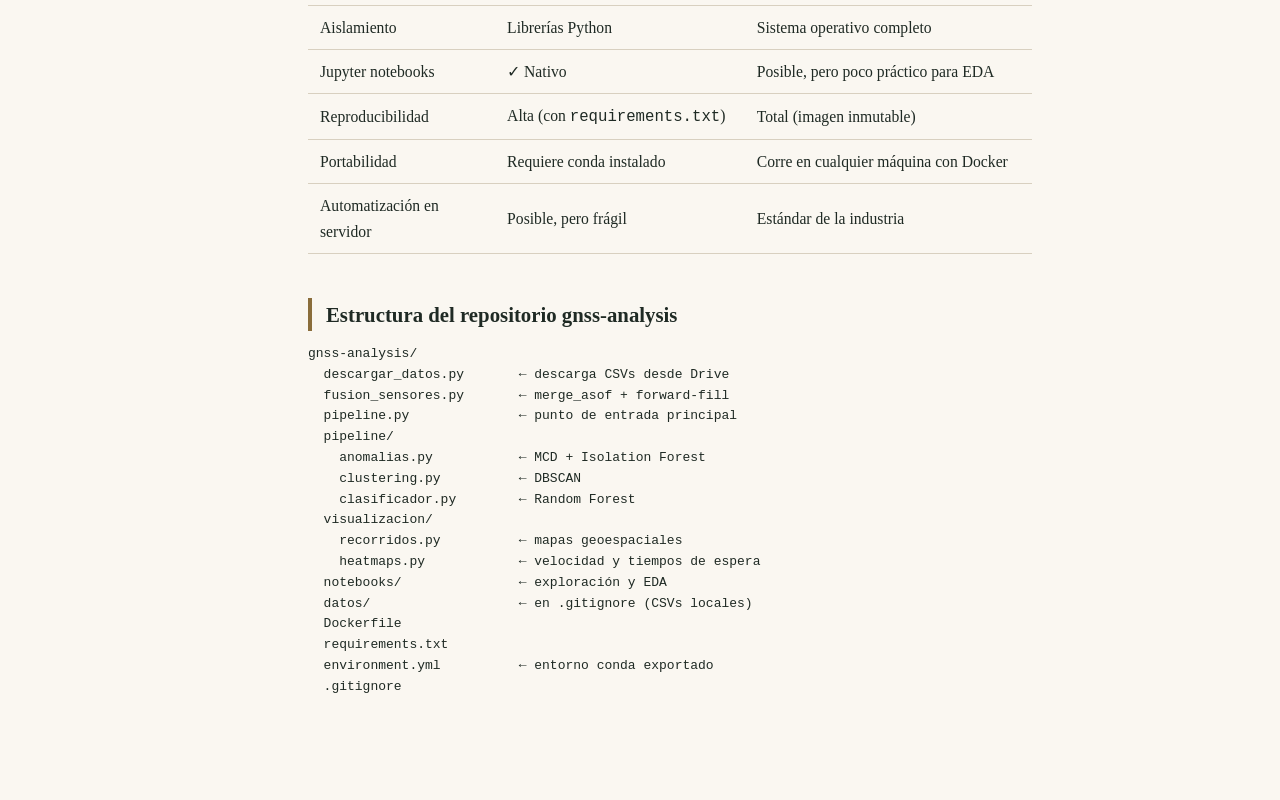
<file: temas/entorno_analisis.html>
<!DOCTYPE html>
<html lang="es">
<head>
<meta charset="UTF-8">
<meta name="viewport" content="width=device-width, initial-scale=1.0">
<title>Entorno de análisis · Documentación</title>
<link rel="stylesheet" href="../assets/style.css">
</head>
<body>
<div class="layout">

  <!-- ============ SIDEBAR ============ -->
  <aside class="sidebar">
    <div class="brand"><a href="../index.html" style="color:inherit;text-decoration:none;">Documentación</a></div>
    <div class="brand-sub">Sistema de adquisición vehicular</div>

    <nav>
      <h4>Primeros pasos</h4>
      <ul>
        <li><a href="inicio_rapido.html">Guía de inicio rápido</a></li>
      </ul>

      <h4>Configuración del sistema</h4>
      <ul>
        <li><a href="conexion_wifi.html">Conexión WiFi y SSH</a></li>
        <li><a href="sincronizacion_drive.html">Sincronización con Google Drive</a></li>
        <li><a href="rtc_sincronizacion.html">RTC y sincronización horaria</a></li>
        <li><a href="referencia_configuracion.html">Referencia de configuración</a></li>
      </ul>

      <h4>Sensores y adquisición</h4>
      <ul>
        <li><a href="#" class="pending">Frecuencias de muestreo</a></li>
        <li><a href="#" class="pending">Configuración del GNSS</a></li>
      </ul>

      <h4>Análisis de datos</h4>
      <ul>
        <li><a href="entorno_analisis.html" class="active">Entorno de análisis (conda + Docker)</a></li>
        <li><a href="descarga_sesiones.html">Descarga de sesiones</a></li>
      </ul>
    </nav>
  </aside>

  <!-- ============ CONTENIDO ============ -->
  <main class="content">

    <header class="page-header">
      <p class="kicker">Análisis de datos</p>
      <h1>Entorno de análisis</h1>
      <p class="lede">El pipeline de análisis usa dos entornos complementarios: <strong>conda</strong> para el desarrollo iterativo en la PC y <strong>Docker</strong> para el despliegue reproducible del pipeline validado.</p>
    </header>

    <section>
      <h2>Flujo de trabajo general</h2>
      <p>El diagrama muestra la dinámica de trabajo desde la exploración hasta el despliegue. El archivo <code>requirements.txt</code> es el puente entre ambos entornos: se genera desde conda cuando el entorno está estable y Docker lo usa para construir la imagen.</p>
      <figure style="margin:24px 0;">
        <img src="../assets/img/flujo_trabajo.svg"
             alt="Diagrama del flujo de trabajo: desarrollo en conda, requirements.txt como puente, despliegue en Docker"
             style="width:100%;max-width:760px;display:block;">
        <figcaption style="font-size:0.88rem;color:#666;font-style:italic;margin-top:8px;">
          Figura 1 — Dinámica de trabajo: desarrollo diario en conda, despliegue reproducible en Docker.
        </figcaption>
      </figure>
    </section>

    <section>
      <h2>Flujo de datos</h2>
      <p>Los datos recorren cuatro etapas desde la captura en campo hasta el despliegue del pipeline. Los archivos CSV originales se conservan en Drive como fuente de verdad y nunca se modifican.</p>
      <figure style="margin:24px 0;">
        <img src="../assets/img/flujo_datos.svg"
             alt="Diagrama del flujo de datos: Raspberry Pi captura, sube a Drive, PC descarga y analiza, Docker despliega"
             style="width:100%;max-width:820px;display:block;">
        <figcaption style="font-size:0.88rem;color:#666;font-style:italic;margin-top:8px;">
          Figura 2 — Flujo completo de datos: desde la captura en campo hasta el despliegue del pipeline de análisis.
        </figcaption>
      </figure>
    </section>

    <section>
      <h2>Entorno conda — desarrollo diario</h2>
      <p>Conda aísla las dependencias del proyecto del Python del sistema. Se usa para exploración interactiva con Jupyter, pruebas de código y desarrollo del pipeline.</p>

      <h3>Crear el entorno</h3>
      <pre><code>conda create -n gnss-analysis python=3.11
conda activate gnss-analysis</code></pre>

      <h3>Instalar dependencias iniciales</h3>
      <p>Las dependencias se instalan a medida que el proyecto las requiere, no todas de golpe. Las principales son:</p>
      <pre><code>pip install pandas numpy scipy scikit-learn
pip install matplotlib seaborn
pip install google-auth-oauthlib google-api-python-client
pip install pyarrow jupyter</code></pre>

      <h3>Activar el entorno en cada sesión</h3>
      <pre><code>conda activate gnss-analysis</code></pre>

      <h3>Exportar el entorno cuando esté estable</h3>
      <p>Una vez que el pipeline está validado, se exporta el entorno para generar el <code>requirements.txt</code> que usará Docker:</p>
      <pre><code># Exportar solo los paquetes instalados con pip (sin dependencias del sistema)
pip freeze > requirements.txt</code></pre>

      <div class="callout">
        <span class="tag">buena práctica</span>
        <p style="margin-bottom:0;">No exportar <code>requirements.txt</code> en cada iteración — solo cuando el pipeline está validado y listo para empaquetar. Así el archivo refleja exactamente lo que se usa, sin paquetes de exploración temporales.</p>
      </div>
    </section>

    <section>
      <h2>Docker — despliegue reproducible</h2>
      <p>Docker empaqueta el pipeline y todas sus dependencias en una imagen que corre de forma idéntica en cualquier máquina — la PC de desarrollo, un servidor VPS, o un entorno de CI. Garantiza que el análisis es reproducible independientemente del sistema operativo del equipo que lo ejecute.</p>

      <h3>Estructura del Dockerfile</h3>
      <pre><code>FROM python:3.11-slim

WORKDIR /app

# Copiar dependencias e instalar
COPY requirements.txt .
RUN pip install --no-cache-dir -r requirements.txt

# Copiar el código del pipeline
COPY . .

# Ejecutar el pipeline principal
CMD ["python", "pipeline.py"]</code></pre>

      <h3>Construir la imagen</h3>
      <pre><code>docker build -t gnss-analysis:latest .</code></pre>

      <h3>Ejecutar el pipeline</h3>
      <pre><code># Montando la carpeta de datos local
docker run --rm \
  -v $(pwd)/datos:/app/datos \
  gnss-analysis:latest</code></pre>

      <div class="callout">
        <span class="tag">nota</span>
        <p style="margin-bottom:0;">El flag <code>-v $(pwd)/datos:/app/datos</code> monta la carpeta local <code>datos/</code> dentro del contenedor. Los archivos CSV descargados desde Drive están disponibles para el pipeline sin necesidad de copiarlos dentro de la imagen.</p>
      </div>

      <h3>Despliegue en servidor VPS</h3>
      <p>Para ejecutar el pipeline de forma automática en un servidor, los pasos son:</p>
      <ol>
        <li>Subir la imagen a un registro (Docker Hub o GitHub Container Registry)</li>
        <li>En el servidor: <code>docker pull</code> y configurar un cron job o systemd timer</li>
        <li>El pipeline descarga los datos nuevos de Drive, ejecuta el análisis y guarda los resultados</li>
      </ol>
      <pre><code># Ejemplo: publicar imagen en GitHub Container Registry
docker tag gnss-analysis:latest ghcr.io/USUARIO/gnss-analysis:latest
docker push ghcr.io/USUARIO/gnss-analysis:latest</code></pre>
    </section>

    <section>
      <h2>Comparación de entornos</h2>
      <table>
        <thead>
          <tr>
            <th>Característica</th>
            <th>conda</th>
            <th>Docker</th>
          </tr>
        </thead>
        <tbody>
          <tr>
            <td>Uso principal</td>
            <td>Desarrollo interactivo, EDA, iteración</td>
            <td>Pipeline validado, despliegue, reproducibilidad</td>
          </tr>
          <tr>
            <td>Aislamiento</td>
            <td>Librerías Python</td>
            <td>Sistema operativo completo</td>
          </tr>
          <tr>
            <td>Jupyter notebooks</td>
            <td>✓ Nativo</td>
            <td>Posible, pero poco práctico para EDA</td>
          </tr>
          <tr>
            <td>Reproducibilidad</td>
            <td>Alta (con <code>requirements.txt</code>)</td>
            <td>Total (imagen inmutable)</td>
          </tr>
          <tr>
            <td>Portabilidad</td>
            <td>Requiere conda instalado</td>
            <td>Corre en cualquier máquina con Docker</td>
          </tr>
          <tr>
            <td>Automatización en servidor</td>
            <td>Posible, pero frágil</td>
            <td>Estándar de la industria</td>
          </tr>
        </tbody>
      </table>
    </section>

    <section>
      <h2>Estructura del repositorio gnss-analysis</h2>
      <pre><code>gnss-analysis/
  descargar_datos.py       ← descarga CSVs desde Drive
  fusion_sensores.py       ← merge_asof + forward-fill
  pipeline.py              ← punto de entrada principal
  pipeline/
    anomalias.py           ← MCD + Isolation Forest
    clustering.py          ← DBSCAN
    clasificador.py        ← Random Forest
  visualizacion/
    recorridos.py          ← mapas geoespaciales
    heatmaps.py            ← velocidad y tiempos de espera
  notebooks/               ← exploración y EDA
  datos/                   ← en .gitignore (CSVs locales)
  Dockerfile
  requirements.txt
  environment.yml          ← entorno conda exportado
  .gitignore</code></pre>
    </section>

  </main>
</div>
</body>
</html>
</file>
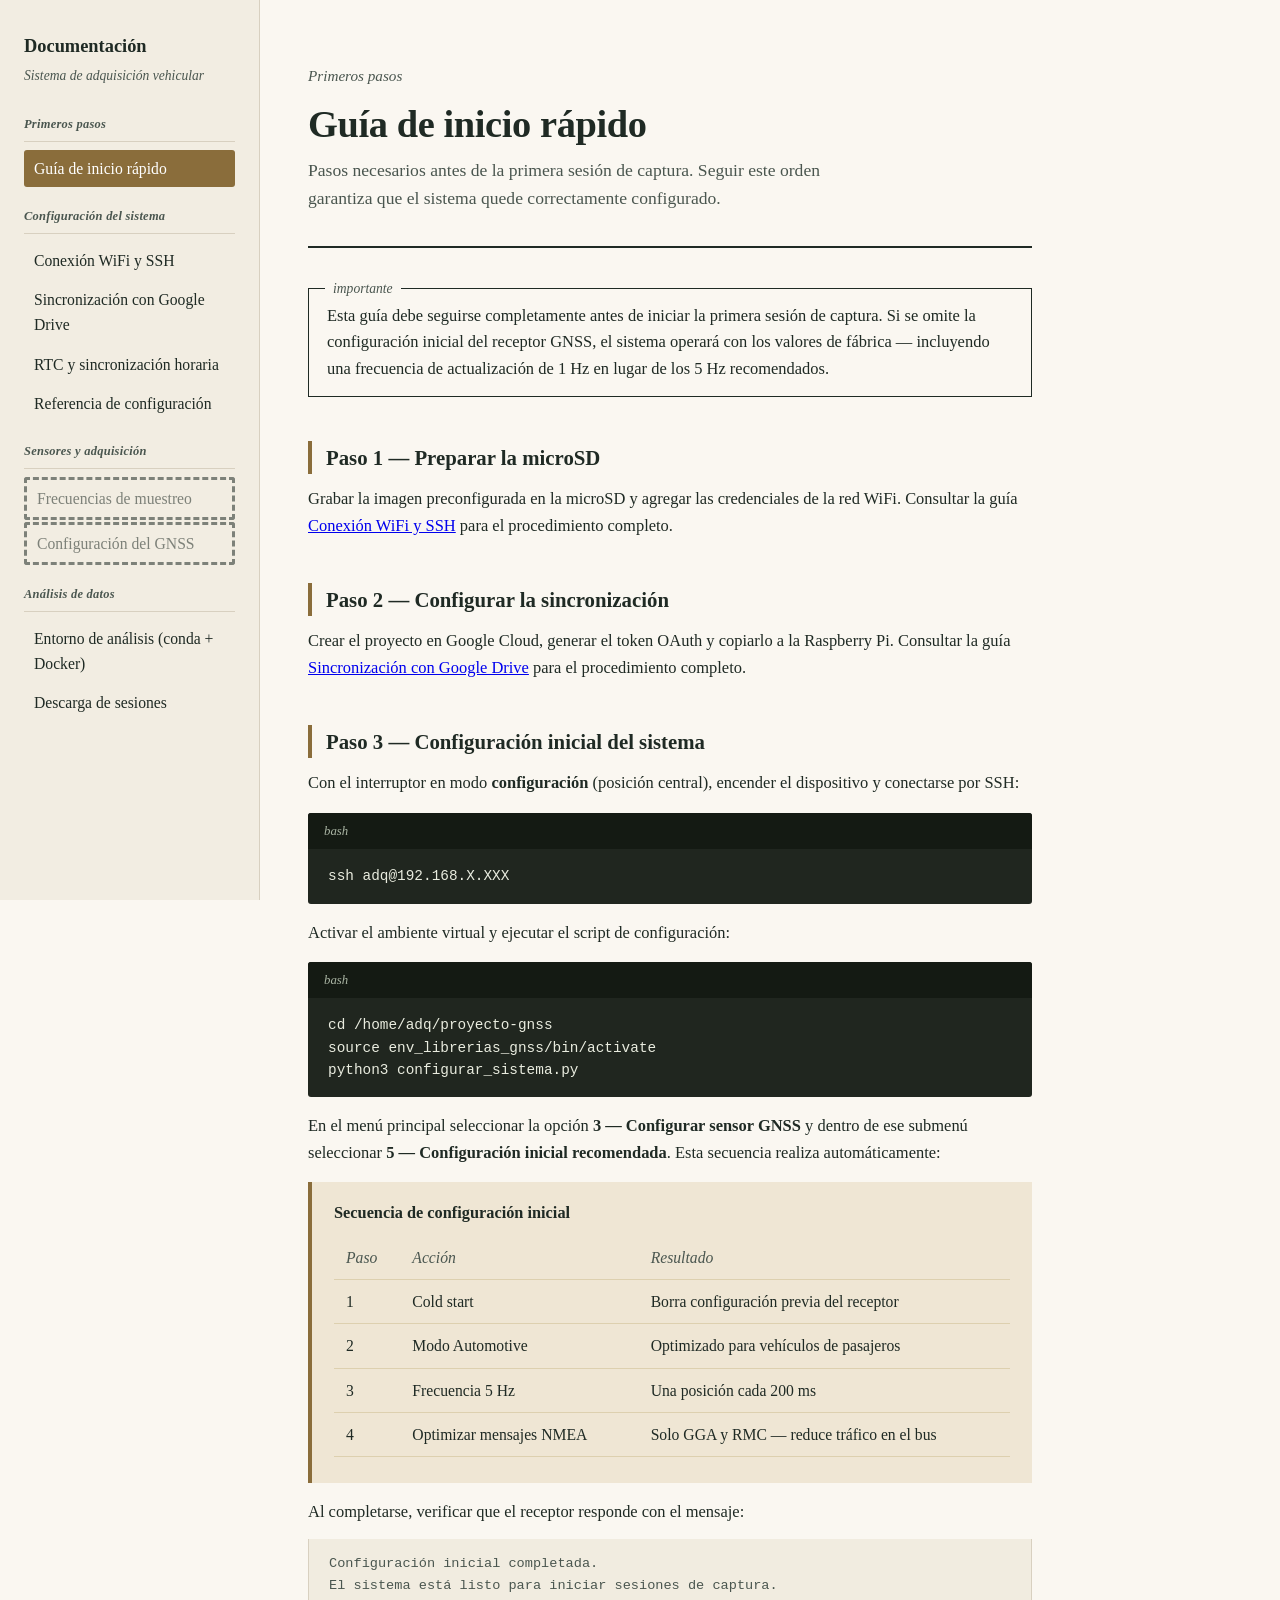
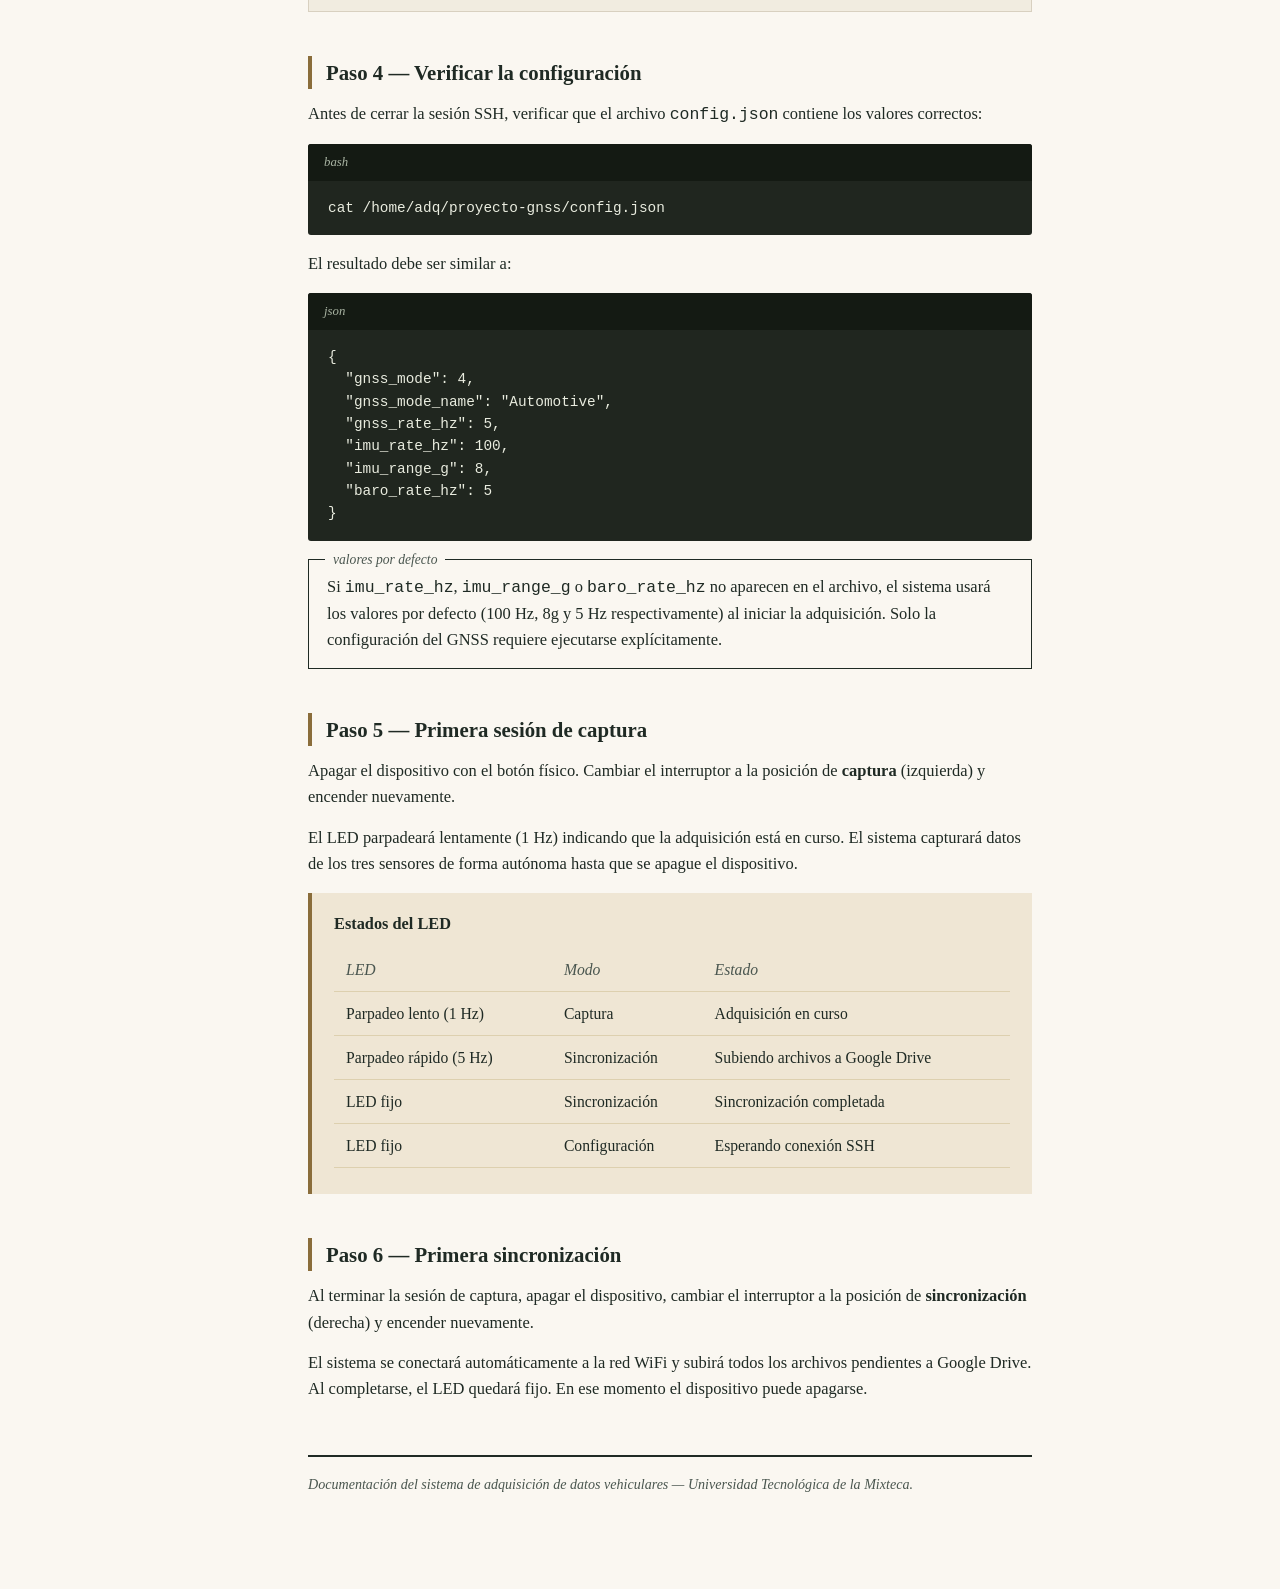
<file: temas/inicio_rapido.html>
<!DOCTYPE html>
<html lang="es">
<head>
<meta charset="UTF-8">
<meta name="viewport" content="width=device-width, initial-scale=1.0">
<title>Guía de inicio rápido · Documentación</title>
<link rel="stylesheet" href="../assets/style.css">
</head>
<body>
<div class="layout">

  <aside class="sidebar">
    <div class="brand"><a href="../index.html" style="color:inherit;text-decoration:none;">Documentación</a></div>
    <div class="brand-sub">Sistema de adquisición vehicular</div>
    <nav>
      <h4>Primeros pasos</h4>
      <ul>
        <li><a href="inicio_rapido.html" class="active">Guía de inicio rápido</a></li>
      </ul>
      <h4>Configuración del sistema</h4>
      <ul>
        <li><a href="conexion_wifi.html">Conexión WiFi y SSH</a></li>
        <li><a href="sincronizacion_drive.html">Sincronización con Google Drive</a></li>
        <li><a href="rtc_sincronizacion.html">RTC y sincronización horaria</a></li>
        <li><a href="referencia_configuracion.html">Referencia de configuración</a></li>
      </ul>
      <h4>Sensores y adquisición</h4>
      <ul>
        <li><a href="#" class="pending">Frecuencias de muestreo</a></li>
        <li><a href="#" class="pending">Configuración del GNSS</a></li>
      </ul>
      <h4>Análisis de datos</h4>
      <ul>
        <li><a href="entorno_analisis.html">Entorno de análisis (conda + Docker)</a></li>
        <li><a href="descarga_sesiones.html">Descarga de sesiones</a></li>
      </ul>
    </nav>
  </aside>

  <main class="content">

    <header class="page-header">
      <p class="kicker">Primeros pasos</p>
      <h1>Guía de inicio rápido</h1>
      <p class="lede">Pasos necesarios antes de la primera sesión de captura. Seguir este orden garantiza que el sistema quede correctamente configurado.</p>
    </header>

    <div class="callout">
      <span class="tag">importante</span>
      <p style="margin-bottom:0;">Esta guía debe seguirse completamente antes de iniciar la primera sesión de captura. Si se omite la configuración inicial del receptor GNSS, el sistema operará con los valores de fábrica — incluyendo una frecuencia de actualización de 1 Hz en lugar de los 5 Hz recomendados.</p>
    </div>

    <section>
      <h2>Paso 1 — Preparar la microSD</h2>
      <p>Grabar la imagen preconfigurada en la microSD y agregar las credenciales de la red WiFi. Consultar la guía <a href="conexion_wifi.html">Conexión WiFi y SSH</a> para el procedimiento completo.</p>
    </section>

    <section>
      <h2>Paso 2 — Configurar la sincronización</h2>
      <p>Crear el proyecto en Google Cloud, generar el token OAuth y copiarlo a la Raspberry Pi. Consultar la guía <a href="sincronizacion_drive.html">Sincronización con Google Drive</a> para el procedimiento completo.</p>
    </section>

    <section>
      <h2>Paso 3 — Configuración inicial del sistema</h2>
      <p>Con el interruptor en modo <strong>configuración</strong> (posición central), encender el dispositivo y conectarse por SSH:</p>
      <div class="code-block">
        <div class="code-label">bash</div>
        <pre><code>ssh adq@192.168.X.XXX</code></pre>
      </div>

      <p>Activar el ambiente virtual y ejecutar el script de configuración:</p>
      <div class="code-block">
        <div class="code-label">bash</div>
        <pre><code>cd /home/adq/proyecto-gnss
source env_librerias_gnss/bin/activate
python3 configurar_sistema.py</code></pre>
      </div>

      <p>En el menú principal seleccionar la opción <strong>3 — Configurar sensor GNSS</strong> y dentro de ese submenú seleccionar <strong>5 — Configuración inicial recomendada</strong>. Esta secuencia realiza automáticamente:</p>

      <div class="example">
        <h3>Secuencia de configuración inicial</h3>
        <table>
          <tr><th>Paso</th><th>Acción</th><th>Resultado</th></tr>
          <tr><td>1</td><td>Cold start</td><td>Borra configuración previa del receptor</td></tr>
          <tr><td>2</td><td>Modo Automotive</td><td>Optimizado para vehículos de pasajeros</td></tr>
          <tr><td>3</td><td>Frecuencia 5 Hz</td><td>Una posición cada 200 ms</td></tr>
          <tr><td>4</td><td>Optimizar mensajes NMEA</td><td>Solo GGA y RMC — reduce tráfico en el bus</td></tr>
        </table>
      </div>

      <p>Al completarse, verificar que el receptor responde con el mensaje:</p>
      <div class="code-out">Configuración inicial completada.
El sistema está listo para iniciar sesiones de captura.</div>
    </section>

    <section>
      <h2>Paso 4 — Verificar la configuración</h2>
      <p>Antes de cerrar la sesión SSH, verificar que el archivo <code>config.json</code> contiene los valores correctos:</p>
      <div class="code-block">
        <div class="code-label">bash</div>
        <pre><code>cat /home/adq/proyecto-gnss/config.json</code></pre>
      </div>
      <p>El resultado debe ser similar a:</p>
      <div class="code-block">
        <div class="code-label">json</div>
        <pre><code>{
  "gnss_mode": 4,
  "gnss_mode_name": "Automotive",
  "gnss_rate_hz": 5,
  "imu_rate_hz": 100,
  "imu_range_g": 8,
  "baro_rate_hz": 5
}</code></pre>
      </div>

      <div class="callout">
        <span class="tag">valores por defecto</span>
        <p style="margin-bottom:0;">Si <code>imu_rate_hz</code>, <code>imu_range_g</code> o <code>baro_rate_hz</code> no aparecen en el archivo, el sistema usará los valores por defecto (100 Hz, 8g y 5 Hz respectivamente) al iniciar la adquisición. Solo la configuración del GNSS requiere ejecutarse explícitamente.</p>
      </div>
    </section>

    <section>
      <h2>Paso 5 — Primera sesión de captura</h2>
      <p>Apagar el dispositivo con el botón físico. Cambiar el interruptor a la posición de <strong>captura</strong> (izquierda) y encender nuevamente.</p>
      <p>El LED parpadeará lentamente (1 Hz) indicando que la adquisición está en curso. El sistema capturará datos de los tres sensores de forma autónoma hasta que se apague el dispositivo.</p>

      <div class="example">
        <h3>Estados del LED</h3>
        <table>
          <tr><th>LED</th><th>Modo</th><th>Estado</th></tr>
          <tr><td>Parpadeo lento (1 Hz)</td><td>Captura</td><td>Adquisición en curso</td></tr>
          <tr><td>Parpadeo rápido (5 Hz)</td><td>Sincronización</td><td>Subiendo archivos a Google Drive</td></tr>
          <tr><td>LED fijo</td><td>Sincronización</td><td>Sincronización completada</td></tr>
          <tr><td>LED fijo</td><td>Configuración</td><td>Esperando conexión SSH</td></tr>
        </table>
      </div>
    </section>

    <section>
      <h2>Paso 6 — Primera sincronización</h2>
      <p>Al terminar la sesión de captura, apagar el dispositivo, cambiar el interruptor a la posición de <strong>sincronización</strong> (derecha) y encender nuevamente.</p>
      <p>El sistema se conectará automáticamente a la red WiFi y subirá todos los archivos pendientes a Google Drive. Al completarse, el LED quedará fijo. En ese momento el dispositivo puede apagarse.</p>
    </section>

    <footer class="page-footer">
      Documentación del sistema de adquisición de datos vehiculares — Universidad Tecnológica de la Mixteca.
    </footer>

  </main>
</div>
</body>
</html>
</file>
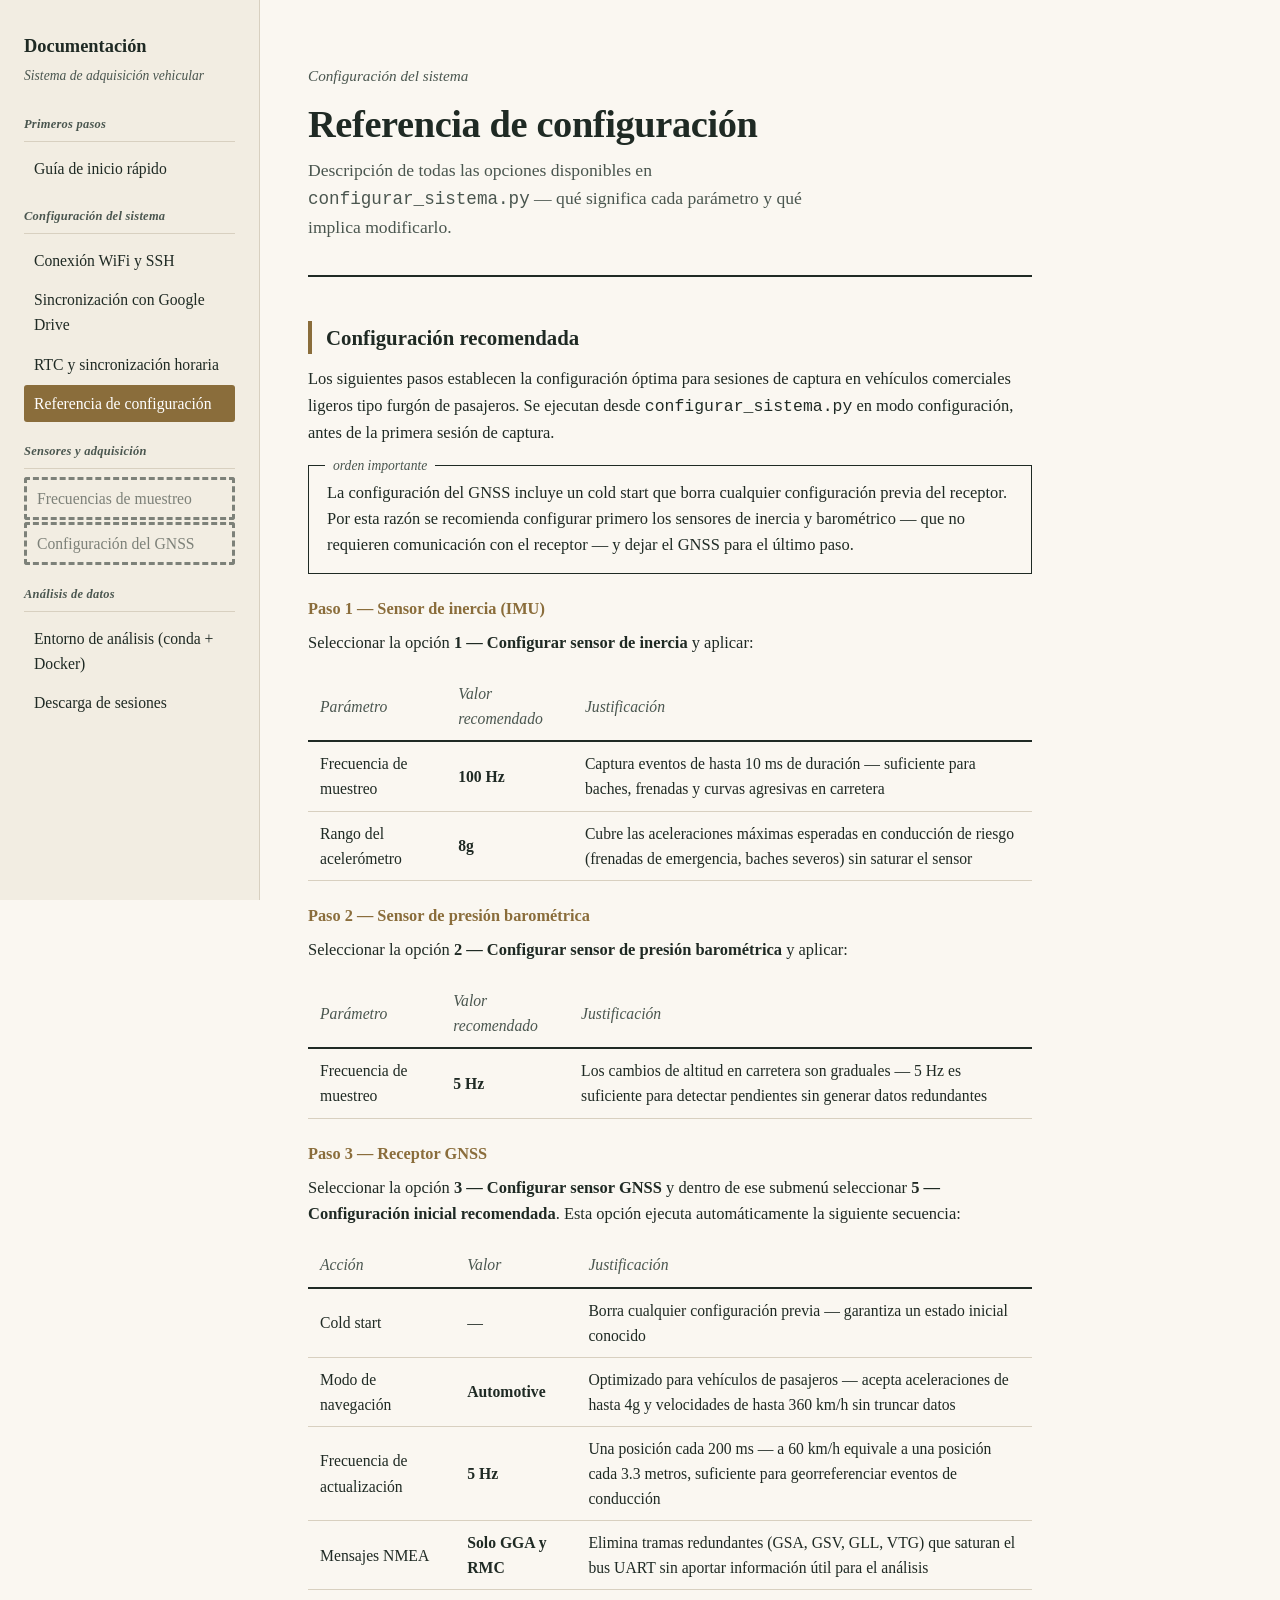
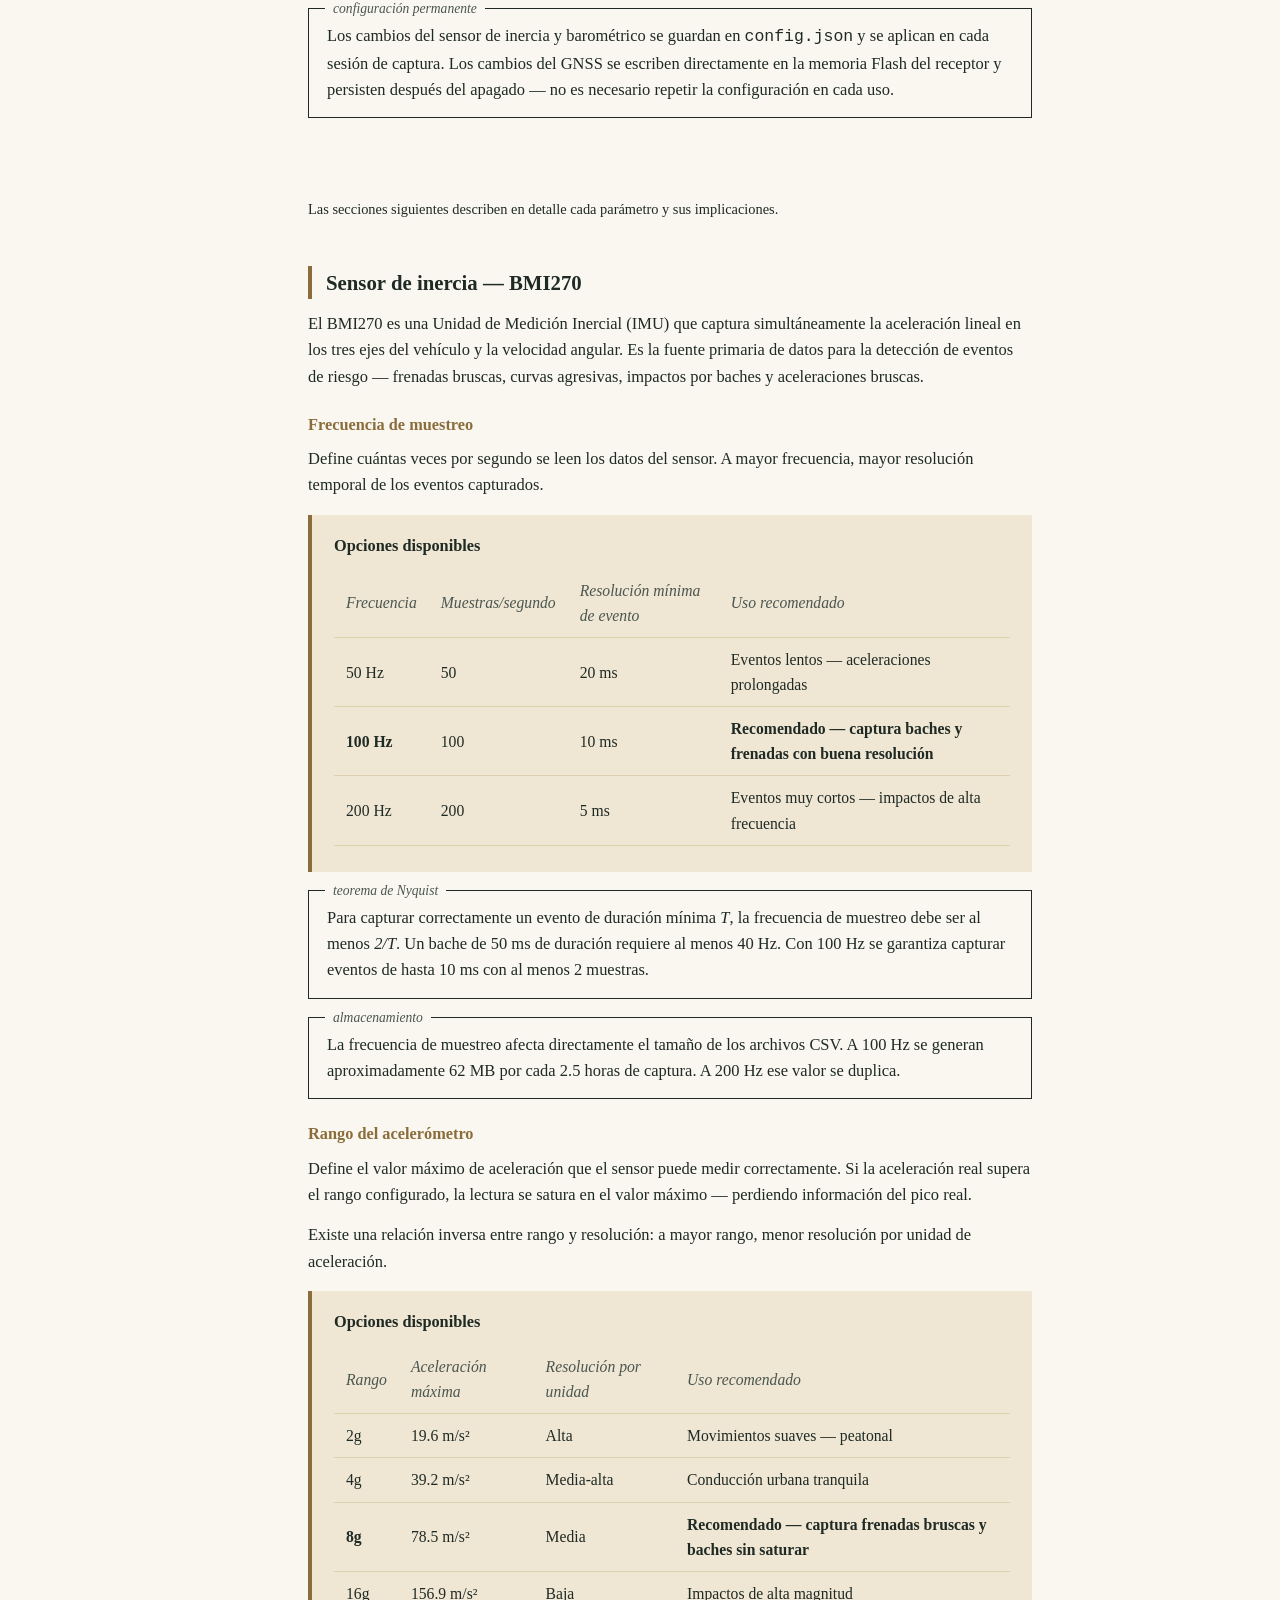
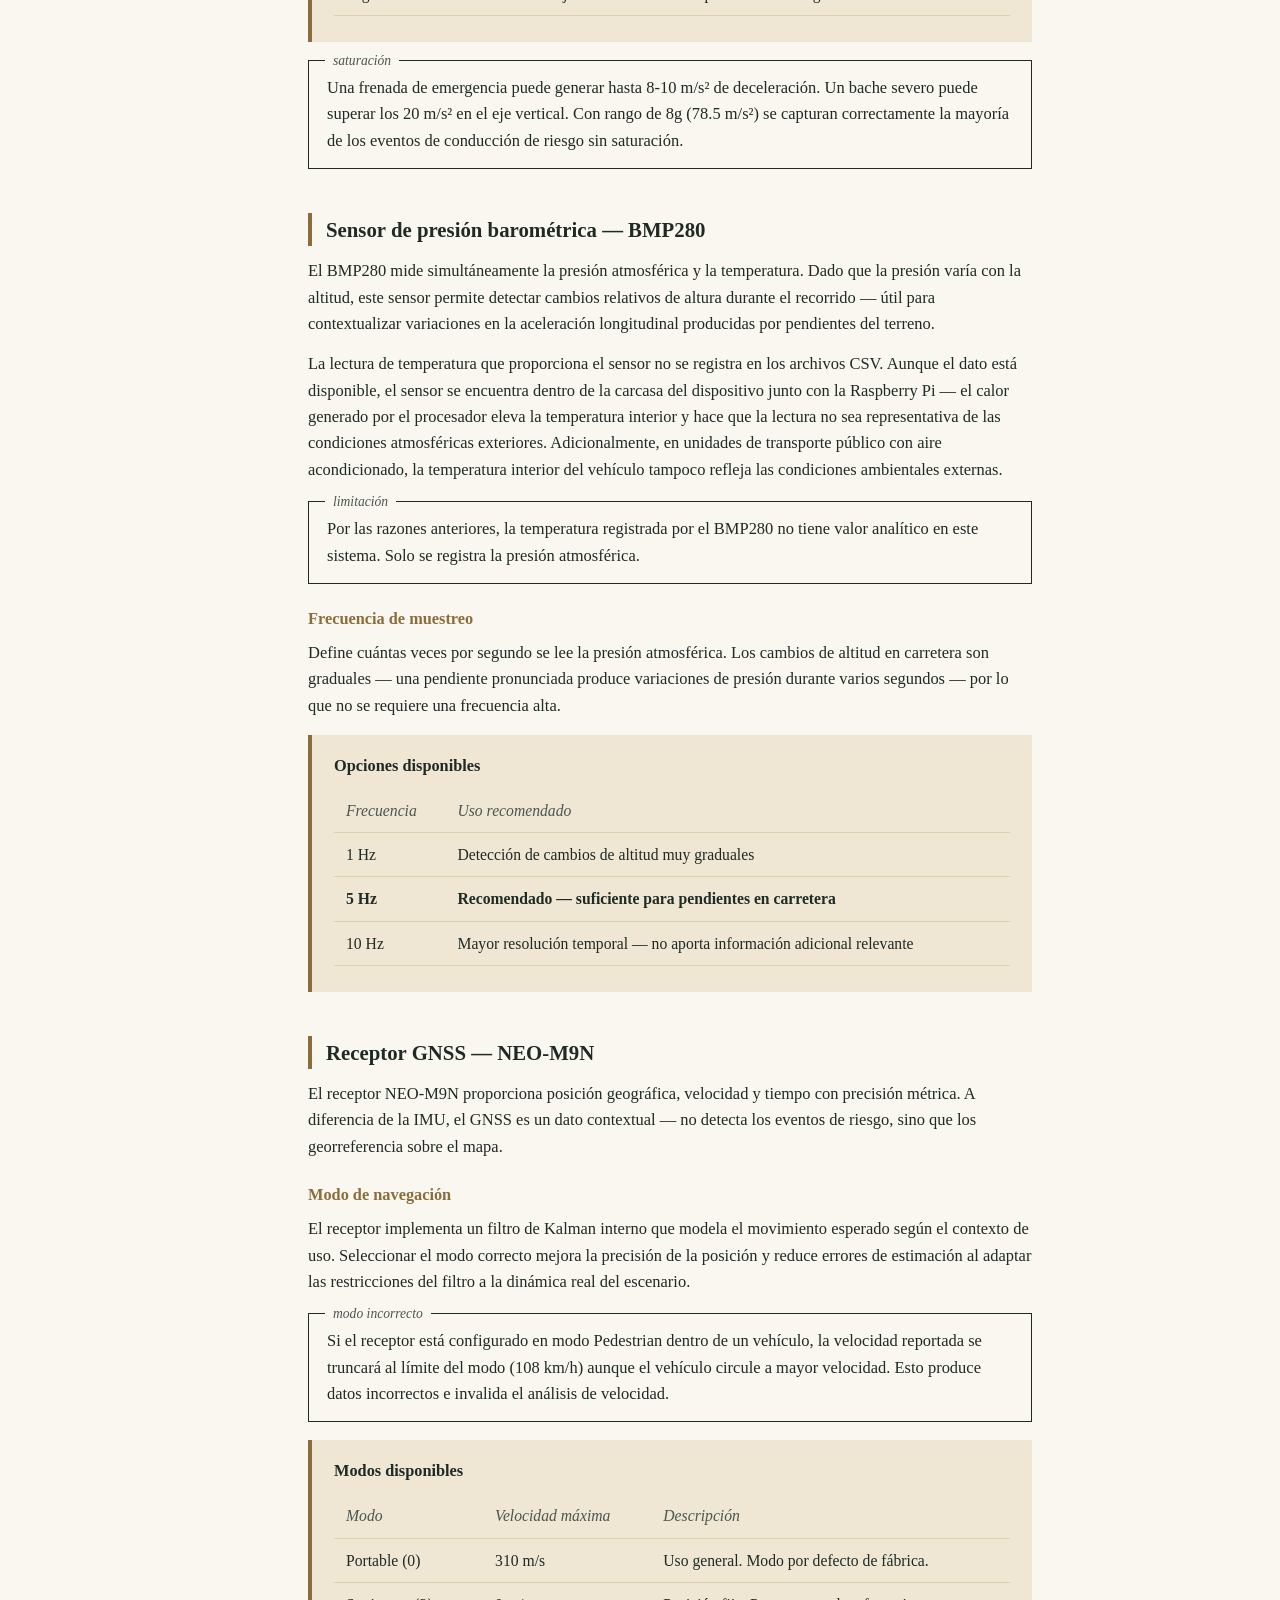
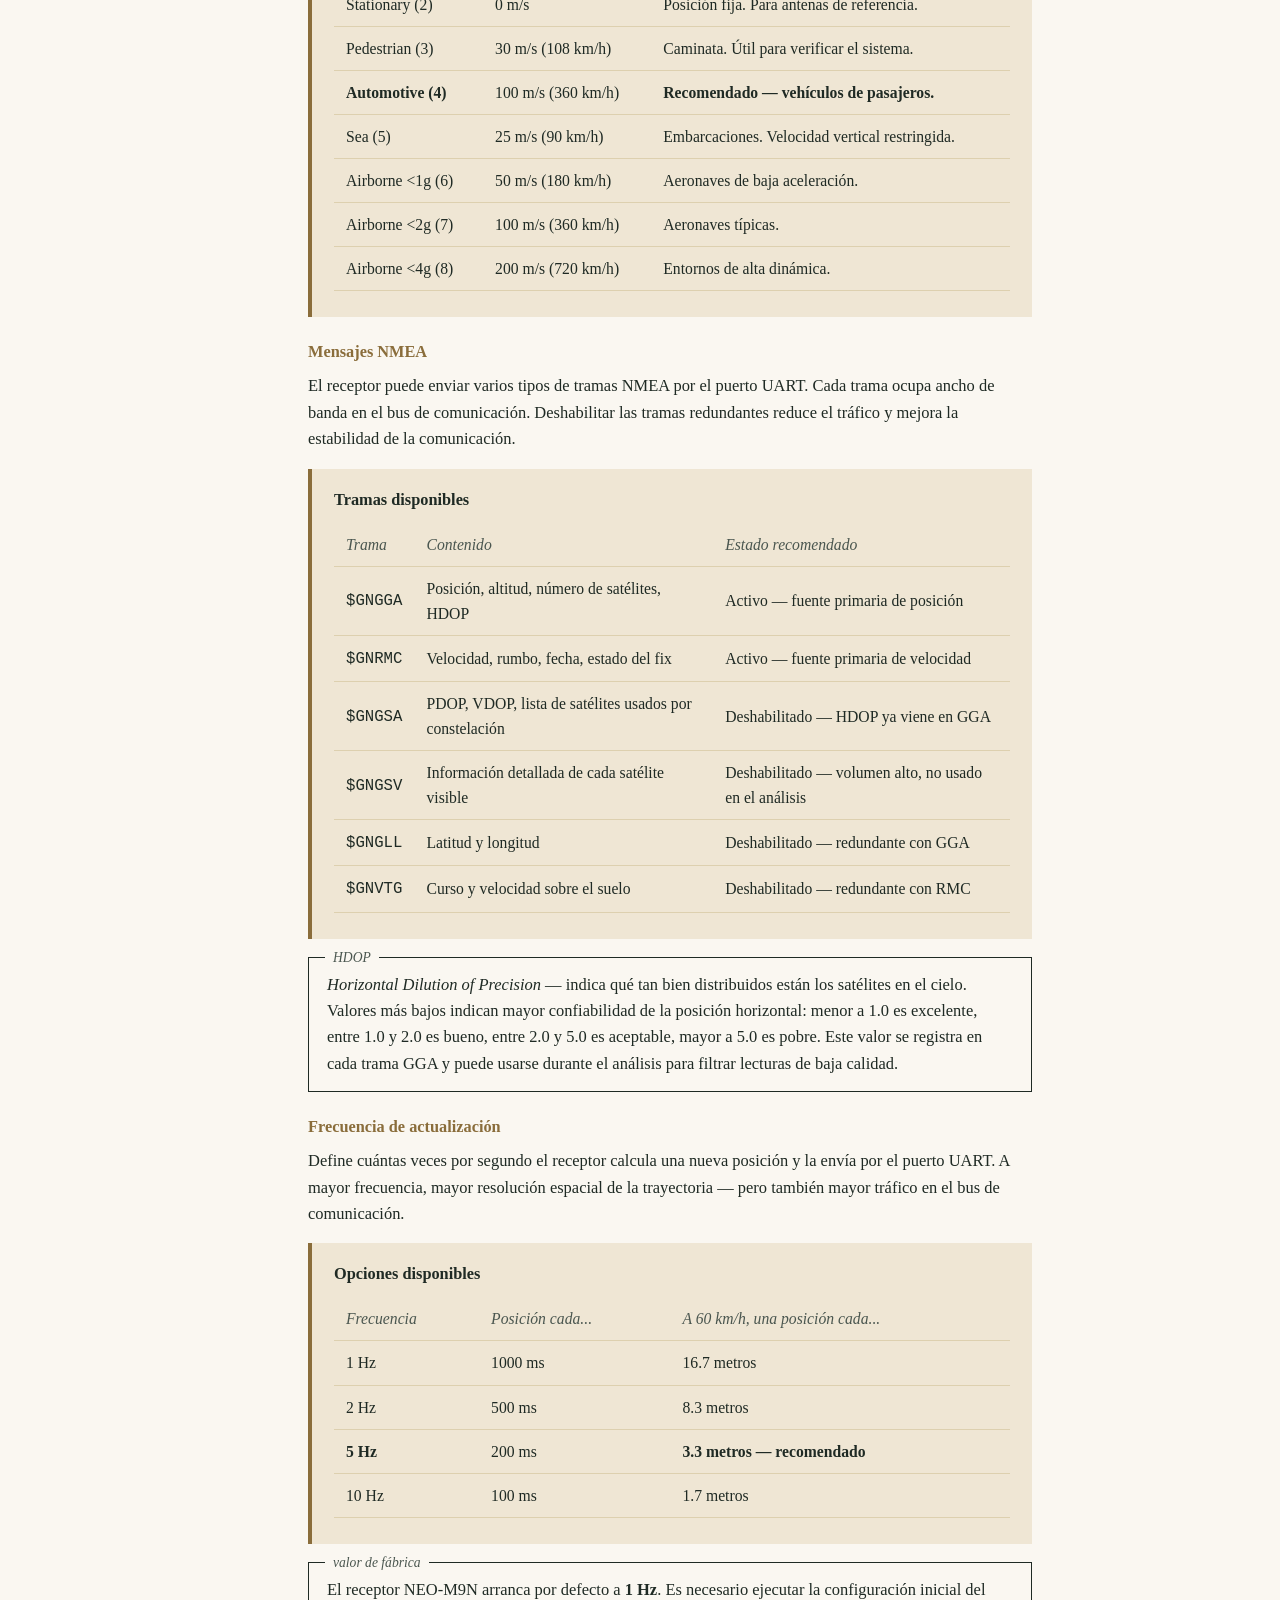
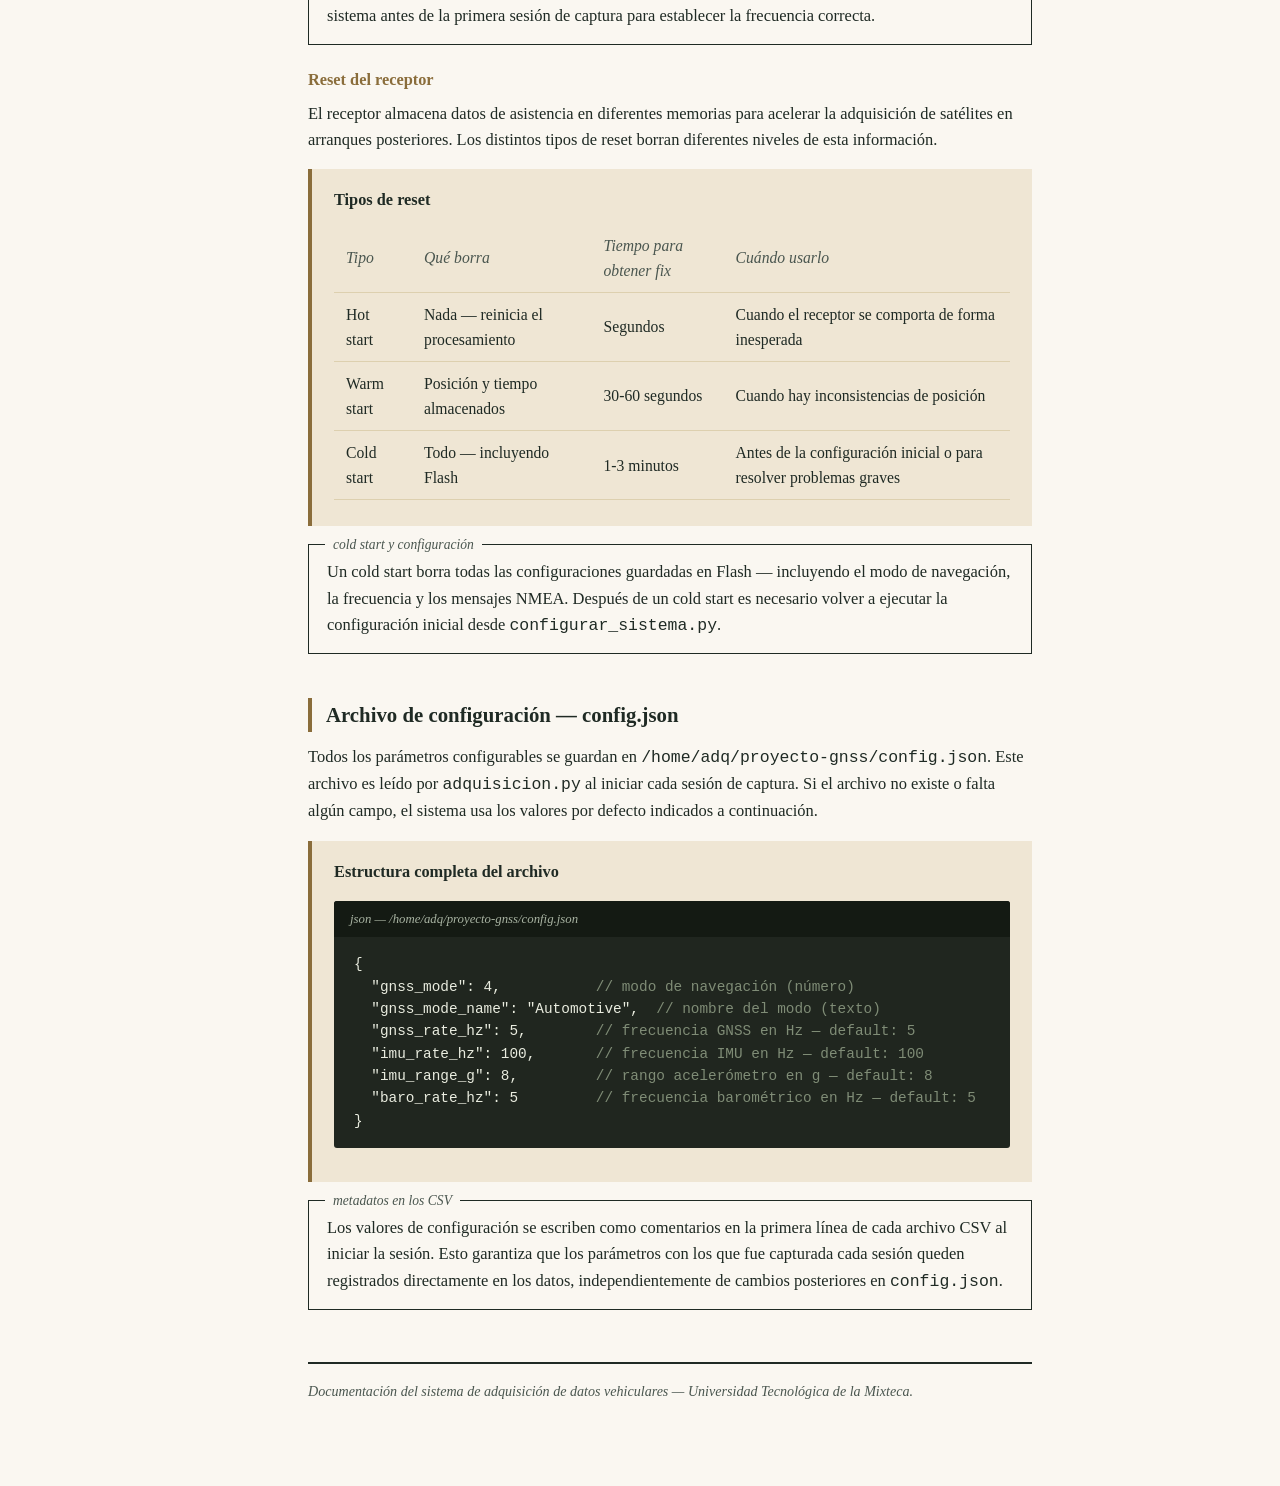
<file: temas/referencia_configuracion.html>
<!DOCTYPE html>
<html lang="es">
<head>
<meta charset="UTF-8">
<meta name="viewport" content="width=device-width, initial-scale=1.0">
<title>Referencia de configuración · Documentación</title>
<link rel="stylesheet" href="../assets/style.css">
</head>
<body>
<div class="layout">

  <aside class="sidebar">
    <div class="brand"><a href="../index.html" style="color:inherit;text-decoration:none;">Documentación</a></div>
    <div class="brand-sub">Sistema de adquisición vehicular</div>
    <nav>
      <h4>Primeros pasos</h4>
      <ul>
        <li><a href="inicio_rapido.html">Guía de inicio rápido</a></li>
      </ul>
      <h4>Configuración del sistema</h4>
      <ul>
        <li><a href="conexion_wifi.html">Conexión WiFi y SSH</a></li>
        <li><a href="sincronizacion_drive.html">Sincronización con Google Drive</a></li>
        <li><a href="rtc_sincronizacion.html">RTC y sincronización horaria</a></li>
        <li><a href="referencia_configuracion.html" class="active">Referencia de configuración</a></li>
      </ul>
      <h4>Sensores y adquisición</h4>
      <ul>
        <li><a href="#" class="pending">Frecuencias de muestreo</a></li>
        <li><a href="#" class="pending">Configuración del GNSS</a></li>
      </ul>
      <h4>Análisis de datos</h4>
      <ul>
        <li><a href="entorno_analisis.html">Entorno de análisis (conda + Docker)</a></li>
        <li><a href="descarga_sesiones.html">Descarga de sesiones</a></li>
      </ul>
    </nav>
  </aside>

  <main class="content">

    <header class="page-header">
      <p class="kicker">Configuración del sistema</p>
      <h1>Referencia de configuración</h1>
      <p class="lede">Descripción de todas las opciones disponibles en <code>configurar_sistema.py</code> — qué significa cada parámetro y qué implica modificarlo.</p>
    </header>

    <!-- ═══════════════════════════════════════════════════════════ -->
    <section>
      <h2>Configuración recomendada</h2>
      <p>Los siguientes pasos establecen la configuración óptima para sesiones de captura en vehículos comerciales ligeros tipo furgón de pasajeros. Se ejecutan desde <code>configurar_sistema.py</code> en modo configuración, antes de la primera sesión de captura.</p>

      <div class="callout">
        <span class="tag">orden importante</span>
        <p style="margin-bottom:0;">La configuración del GNSS incluye un cold start que borra cualquier configuración previa del receptor. Por esta razón se recomienda configurar primero los sensores de inercia y barométrico — que no requieren comunicación con el receptor — y dejar el GNSS para el último paso.</p>
      </div>

      <h3>Paso 1 — Sensor de inercia (IMU)</h3>
      <p>Seleccionar la opción <strong>1 — Configurar sensor de inercia</strong> y aplicar:</p>
      <table>
        <tr><th>Parámetro</th><th>Valor recomendado</th><th>Justificación</th></tr>
        <tr>
          <td>Frecuencia de muestreo</td>
          <td><strong>100 Hz</strong></td>
          <td>Captura eventos de hasta 10 ms de duración — suficiente para baches, frenadas y curvas agresivas en carretera</td>
        </tr>
        <tr>
          <td>Rango del acelerómetro</td>
          <td><strong>8g</strong></td>
          <td>Cubre las aceleraciones máximas esperadas en conducción de riesgo (frenadas de emergencia, baches severos) sin saturar el sensor</td>
        </tr>
      </table>

      <h3>Paso 2 — Sensor de presión barométrica</h3>
      <p>Seleccionar la opción <strong>2 — Configurar sensor de presión barométrica</strong> y aplicar:</p>
      <table>
        <tr><th>Parámetro</th><th>Valor recomendado</th><th>Justificación</th></tr>
        <tr>
          <td>Frecuencia de muestreo</td>
          <td><strong>5 Hz</strong></td>
          <td>Los cambios de altitud en carretera son graduales — 5 Hz es suficiente para detectar pendientes sin generar datos redundantes</td>
        </tr>
      </table>

      <h3>Paso 3 — Receptor GNSS</h3>
      <p>Seleccionar la opción <strong>3 — Configurar sensor GNSS</strong> y dentro de ese submenú seleccionar <strong>5 — Configuración inicial recomendada</strong>. Esta opción ejecuta automáticamente la siguiente secuencia:</p>
      <table>
        <tr><th>Acción</th><th>Valor</th><th>Justificación</th></tr>
        <tr>
          <td>Cold start</td>
          <td>—</td>
          <td>Borra cualquier configuración previa — garantiza un estado inicial conocido</td>
        </tr>
        <tr>
          <td>Modo de navegación</td>
          <td><strong>Automotive</strong></td>
          <td>Optimizado para vehículos de pasajeros — acepta aceleraciones de hasta 4g y velocidades de hasta 360 km/h sin truncar datos</td>
        </tr>
        <tr>
          <td>Frecuencia de actualización</td>
          <td><strong>5 Hz</strong></td>
          <td>Una posición cada 200 ms — a 60 km/h equivale a una posición cada 3.3 metros, suficiente para georreferenciar eventos de conducción</td>
        </tr>
        <tr>
          <td>Mensajes NMEA</td>
          <td><strong>Solo GGA y RMC</strong></td>
          <td>Elimina tramas redundantes (GSA, GSV, GLL, VTG) que saturan el bus UART sin aportar información útil para el análisis</td>
        </tr>
      </table>

      <div class="callout">
        <span class="tag">configuración permanente</span>
        <p style="margin-bottom:0;">Los cambios del sensor de inercia y barométrico se guardan en <code>config.json</code> y se aplican en cada sesión de captura. Los cambios del GNSS se escriben directamente en la memoria Flash del receptor y persisten después del apagado — no es necesario repetir la configuración en cada uso.</p>
      </div>
    </section>

    <hr style="border:none;border-top:1px solid var(--border);margin:40px 0;">
    <p style="color:var(--fg-muted);font-size:0.9em;">Las secciones siguientes describen en detalle cada parámetro y sus implicaciones.</p>

    <!-- ═══════════════════════════════════════════════════════════ -->
    <section>
      <h2>Sensor de inercia — BMI270</h2>
      <p>El BMI270 es una Unidad de Medición Inercial (IMU) que captura simultáneamente la aceleración lineal en los tres ejes del vehículo y la velocidad angular. Es la fuente primaria de datos para la detección de eventos de riesgo — frenadas bruscas, curvas agresivas, impactos por baches y aceleraciones bruscas.</p>

      <h3>Frecuencia de muestreo</h3>
      <p>Define cuántas veces por segundo se leen los datos del sensor. A mayor frecuencia, mayor resolución temporal de los eventos capturados.</p>

      <div class="example">
        <h3>Opciones disponibles</h3>
        <table>
          <tr><th>Frecuencia</th><th>Muestras/segundo</th><th>Resolución mínima de evento</th><th>Uso recomendado</th></tr>
          <tr><td>50 Hz</td><td>50</td><td>20 ms</td><td>Eventos lentos — aceleraciones prolongadas</td></tr>
          <tr><td><strong>100 Hz</strong></td><td>100</td><td>10 ms</td><td><strong>Recomendado — captura baches y frenadas con buena resolución</strong></td></tr>
          <tr><td>200 Hz</td><td>200</td><td>5 ms</td><td>Eventos muy cortos — impactos de alta frecuencia</td></tr>
        </table>
      </div>

      <div class="callout">
        <span class="tag">teorema de Nyquist</span>
        <p style="margin-bottom:0;">Para capturar correctamente un evento de duración mínima <em>T</em>, la frecuencia de muestreo debe ser al menos <em>2/T</em>. Un bache de 50 ms de duración requiere al menos 40 Hz. Con 100 Hz se garantiza capturar eventos de hasta 10 ms con al menos 2 muestras.</p>
      </div>

      <div class="callout">
        <span class="tag">almacenamiento</span>
        <p style="margin-bottom:0;">La frecuencia de muestreo afecta directamente el tamaño de los archivos CSV. A 100 Hz se generan aproximadamente 62 MB por cada 2.5 horas de captura. A 200 Hz ese valor se duplica.</p>
      </div>

      <h3>Rango del acelerómetro</h3>
      <p>Define el valor máximo de aceleración que el sensor puede medir correctamente. Si la aceleración real supera el rango configurado, la lectura se satura en el valor máximo — perdiendo información del pico real.</p>
      <p>Existe una relación inversa entre rango y resolución: a mayor rango, menor resolución por unidad de aceleración.</p>

      <div class="example">
        <h3>Opciones disponibles</h3>
        <table>
          <tr><th>Rango</th><th>Aceleración máxima</th><th>Resolución por unidad</th><th>Uso recomendado</th></tr>
          <tr><td>2g</td><td>19.6 m/s²</td><td>Alta</td><td>Movimientos suaves — peatonal</td></tr>
          <tr><td>4g</td><td>39.2 m/s²</td><td>Media-alta</td><td>Conducción urbana tranquila</td></tr>
          <tr><td><strong>8g</strong></td><td>78.5 m/s²</td><td>Media</td><td><strong>Recomendado — captura frenadas bruscas y baches sin saturar</strong></td></tr>
          <tr><td>16g</td><td>156.9 m/s²</td><td>Baja</td><td>Impactos de alta magnitud</td></tr>
        </table>
      </div>

      <div class="callout">
        <span class="tag">saturación</span>
        <p style="margin-bottom:0;">Una frenada de emergencia puede generar hasta 8-10 m/s² de deceleración. Un bache severo puede superar los 20 m/s² en el eje vertical. Con rango de 8g (78.5 m/s²) se capturan correctamente la mayoría de los eventos de conducción de riesgo sin saturación.</p>
      </div>
    </section>

    <!-- ═══════════════════════════════════════════════════════════ -->
    <section>
      <h2>Sensor de presión barométrica — BMP280</h2>
      <p>El BMP280 mide simultáneamente la presión atmosférica y la temperatura. Dado que la presión varía con la altitud, este sensor permite detectar cambios relativos de altura durante el recorrido — útil para contextualizar variaciones en la aceleración longitudinal producidas por pendientes del terreno.</p>
      <p>La lectura de temperatura que proporciona el sensor no se registra en los archivos CSV. Aunque el dato está disponible, el sensor se encuentra dentro de la carcasa del dispositivo junto con la Raspberry Pi — el calor generado por el procesador eleva la temperatura interior y hace que la lectura no sea representativa de las condiciones atmosféricas exteriores. Adicionalmente, en unidades de transporte público con aire acondicionado, la temperatura interior del vehículo tampoco refleja las condiciones ambientales externas.</p>

      <div class="callout">
        <span class="tag">limitación</span>
        <p style="margin-bottom:0;">Por las razones anteriores, la temperatura registrada por el BMP280 no tiene valor analítico en este sistema. Solo se registra la presión atmosférica.</p>
      </div>

      <h3>Frecuencia de muestreo</h3>
      <p>Define cuántas veces por segundo se lee la presión atmosférica. Los cambios de altitud en carretera son graduales — una pendiente pronunciada produce variaciones de presión durante varios segundos — por lo que no se requiere una frecuencia alta.</p>

      <div class="example">
        <h3>Opciones disponibles</h3>
        <table>
          <tr><th>Frecuencia</th><th>Uso recomendado</th></tr>
          <tr><td>1 Hz</td><td>Detección de cambios de altitud muy graduales</td></tr>
          <tr><td><strong>5 Hz</strong></td><td><strong>Recomendado — suficiente para pendientes en carretera</strong></td></tr>
          <tr><td>10 Hz</td><td>Mayor resolución temporal — no aporta información adicional relevante</td></tr>
        </table>
      </div>
    </section>

    <!-- ═══════════════════════════════════════════════════════════ -->
    <section>
      <h2>Receptor GNSS — NEO-M9N</h2>
      <p>El receptor NEO-M9N proporciona posición geográfica, velocidad y tiempo con precisión métrica. A diferencia de la IMU, el GNSS es un dato contextual — no detecta los eventos de riesgo, sino que los georreferencia sobre el mapa.</p>

      <h3>Modo de navegación</h3>
      <p>El receptor implementa un filtro de Kalman interno que modela el movimiento esperado según el contexto de uso. Seleccionar el modo correcto mejora la precisión de la posición y reduce errores de estimación al adaptar las restricciones del filtro a la dinámica real del escenario.</p>

      <div class="callout">
        <span class="tag">modo incorrecto</span>
        <p style="margin-bottom:0;">Si el receptor está configurado en modo Pedestrian dentro de un vehículo, la velocidad reportada se truncará al límite del modo (108 km/h) aunque el vehículo circule a mayor velocidad. Esto produce datos incorrectos e invalida el análisis de velocidad.</p>
      </div>

      <div class="example">
        <h3>Modos disponibles</h3>
        <table>
          <tr><th>Modo</th><th>Velocidad máxima</th><th>Descripción</th></tr>
          <tr><td>Portable (0)</td><td>310 m/s</td><td>Uso general. Modo por defecto de fábrica.</td></tr>
          <tr><td>Stationary (2)</td><td>0 m/s</td><td>Posición fija. Para antenas de referencia.</td></tr>
          <tr><td>Pedestrian (3)</td><td>30 m/s (108 km/h)</td><td>Caminata. Útil para verificar el sistema.</td></tr>
          <tr><td><strong>Automotive (4)</strong></td><td>100 m/s (360 km/h)</td><td><strong>Recomendado — vehículos de pasajeros.</strong></td></tr>
          <tr><td>Sea (5)</td><td>25 m/s (90 km/h)</td><td>Embarcaciones. Velocidad vertical restringida.</td></tr>
          <tr><td>Airborne &lt;1g (6)</td><td>50 m/s (180 km/h)</td><td>Aeronaves de baja aceleración.</td></tr>
          <tr><td>Airborne &lt;2g (7)</td><td>100 m/s (360 km/h)</td><td>Aeronaves típicas.</td></tr>
          <tr><td>Airborne &lt;4g (8)</td><td>200 m/s (720 km/h)</td><td>Entornos de alta dinámica.</td></tr>
        </table>
      </div>

      <h3>Mensajes NMEA</h3>
      <p>El receptor puede enviar varios tipos de tramas NMEA por el puerto UART. Cada trama ocupa ancho de banda en el bus de comunicación. Deshabilitar las tramas redundantes reduce el tráfico y mejora la estabilidad de la comunicación.</p>

      <div class="example">
        <h3>Tramas disponibles</h3>
        <table>
          <tr><th>Trama</th><th>Contenido</th><th>Estado recomendado</th></tr>
          <tr><td><code>$GNGGA</code></td><td>Posición, altitud, número de satélites, HDOP</td><td>Activo — fuente primaria de posición</td></tr>
          <tr><td><code>$GNRMC</code></td><td>Velocidad, rumbo, fecha, estado del fix</td><td>Activo — fuente primaria de velocidad</td></tr>
          <tr><td><code>$GNGSA</code></td><td>PDOP, VDOP, lista de satélites usados por constelación</td><td>Deshabilitado — HDOP ya viene en GGA</td></tr>
          <tr><td><code>$GNGSV</code></td><td>Información detallada de cada satélite visible</td><td>Deshabilitado — volumen alto, no usado en el análisis</td></tr>
          <tr><td><code>$GNGLL</code></td><td>Latitud y longitud</td><td>Deshabilitado — redundante con GGA</td></tr>
          <tr><td><code>$GNVTG</code></td><td>Curso y velocidad sobre el suelo</td><td>Deshabilitado — redundante con RMC</td></tr>
        </table>
      </div>

      <div class="callout">
        <span class="tag">HDOP</span>
        <p style="margin-bottom:0;"><em>Horizontal Dilution of Precision</em> — indica qué tan bien distribuidos están los satélites en el cielo. Valores más bajos indican mayor confiabilidad de la posición horizontal: menor a 1.0 es excelente, entre 1.0 y 2.0 es bueno, entre 2.0 y 5.0 es aceptable, mayor a 5.0 es pobre. Este valor se registra en cada trama GGA y puede usarse durante el análisis para filtrar lecturas de baja calidad.</p>
      </div>

      <h3>Frecuencia de actualización</h3>
      <p>Define cuántas veces por segundo el receptor calcula una nueva posición y la envía por el puerto UART. A mayor frecuencia, mayor resolución espacial de la trayectoria — pero también mayor tráfico en el bus de comunicación.</p>

      <div class="example">
        <h3>Opciones disponibles</h3>
        <table>
          <tr><th>Frecuencia</th><th>Posición cada...</th><th>A 60 km/h, una posición cada...</th></tr>
          <tr><td>1 Hz</td><td>1000 ms</td><td>16.7 metros</td></tr>
          <tr><td>2 Hz</td><td>500 ms</td><td>8.3 metros</td></tr>
          <tr><td><strong>5 Hz</strong></td><td>200 ms</td><td><strong>3.3 metros — recomendado</strong></td></tr>
          <tr><td>10 Hz</td><td>100 ms</td><td>1.7 metros</td></tr>
        </table>
      </div>

      <div class="callout">
        <span class="tag">valor de fábrica</span>
        <p style="margin-bottom:0;">El receptor NEO-M9N arranca por defecto a <strong>1 Hz</strong>. Es necesario ejecutar la configuración inicial del sistema antes de la primera sesión de captura para establecer la frecuencia correcta.</p>
      </div>

      <h3>Reset del receptor</h3>
      <p>El receptor almacena datos de asistencia en diferentes memorias para acelerar la adquisición de satélites en arranques posteriores. Los distintos tipos de reset borran diferentes niveles de esta información.</p>

      <div class="example">
        <h3>Tipos de reset</h3>
        <table>
          <tr><th>Tipo</th><th>Qué borra</th><th>Tiempo para obtener fix</th><th>Cuándo usarlo</th></tr>
          <tr><td>Hot start</td><td>Nada — reinicia el procesamiento</td><td>Segundos</td><td>Cuando el receptor se comporta de forma inesperada</td></tr>
          <tr><td>Warm start</td><td>Posición y tiempo almacenados</td><td>30-60 segundos</td><td>Cuando hay inconsistencias de posición</td></tr>
          <tr><td>Cold start</td><td>Todo — incluyendo Flash</td><td>1-3 minutos</td><td>Antes de la configuración inicial o para resolver problemas graves</td></tr>
        </table>
      </div>

      <div class="callout">
        <span class="tag">cold start y configuración</span>
        <p style="margin-bottom:0;">Un cold start borra todas las configuraciones guardadas en Flash — incluyendo el modo de navegación, la frecuencia y los mensajes NMEA. Después de un cold start es necesario volver a ejecutar la configuración inicial desde <code>configurar_sistema.py</code>.</p>
      </div>
    </section>

    <!-- ═══════════════════════════════════════════════════════════ -->
    <section>
      <h2>Archivo de configuración — config.json</h2>
      <p>Todos los parámetros configurables se guardan en <code>/home/adq/proyecto-gnss/config.json</code>. Este archivo es leído por <code>adquisicion.py</code> al iniciar cada sesión de captura. Si el archivo no existe o falta algún campo, el sistema usa los valores por defecto indicados a continuación.</p>

      <div class="example">
        <h3>Estructura completa del archivo</h3>
        <div class="code-block">
          <div class="code-label">json — /home/adq/proyecto-gnss/config.json</div>
          <pre><code>{
  "gnss_mode": 4,           <span class="cm">// modo de navegación (número)</span>
  "gnss_mode_name": "Automotive",  <span class="cm">// nombre del modo (texto)</span>
  "gnss_rate_hz": 5,        <span class="cm">// frecuencia GNSS en Hz — default: 5</span>
  "imu_rate_hz": 100,       <span class="cm">// frecuencia IMU en Hz — default: 100</span>
  "imu_range_g": 8,         <span class="cm">// rango acelerómetro en g — default: 8</span>
  "baro_rate_hz": 5         <span class="cm">// frecuencia barométrico en Hz — default: 5</span>
}</code></pre>
        </div>
      </div>

      <div class="callout">
        <span class="tag">metadatos en los CSV</span>
        <p style="margin-bottom:0;">Los valores de configuración se escriben como comentarios en la primera línea de cada archivo CSV al iniciar la sesión. Esto garantiza que los parámetros con los que fue capturada cada sesión queden registrados directamente en los datos, independientemente de cambios posteriores en <code>config.json</code>.</p>
      </div>
    </section>

    <footer class="page-footer">
      Documentación del sistema de adquisición de datos vehiculares — Universidad Tecnológica de la Mixteca.
    </footer>

  </main>
</div>
</body>
</html>
</file>
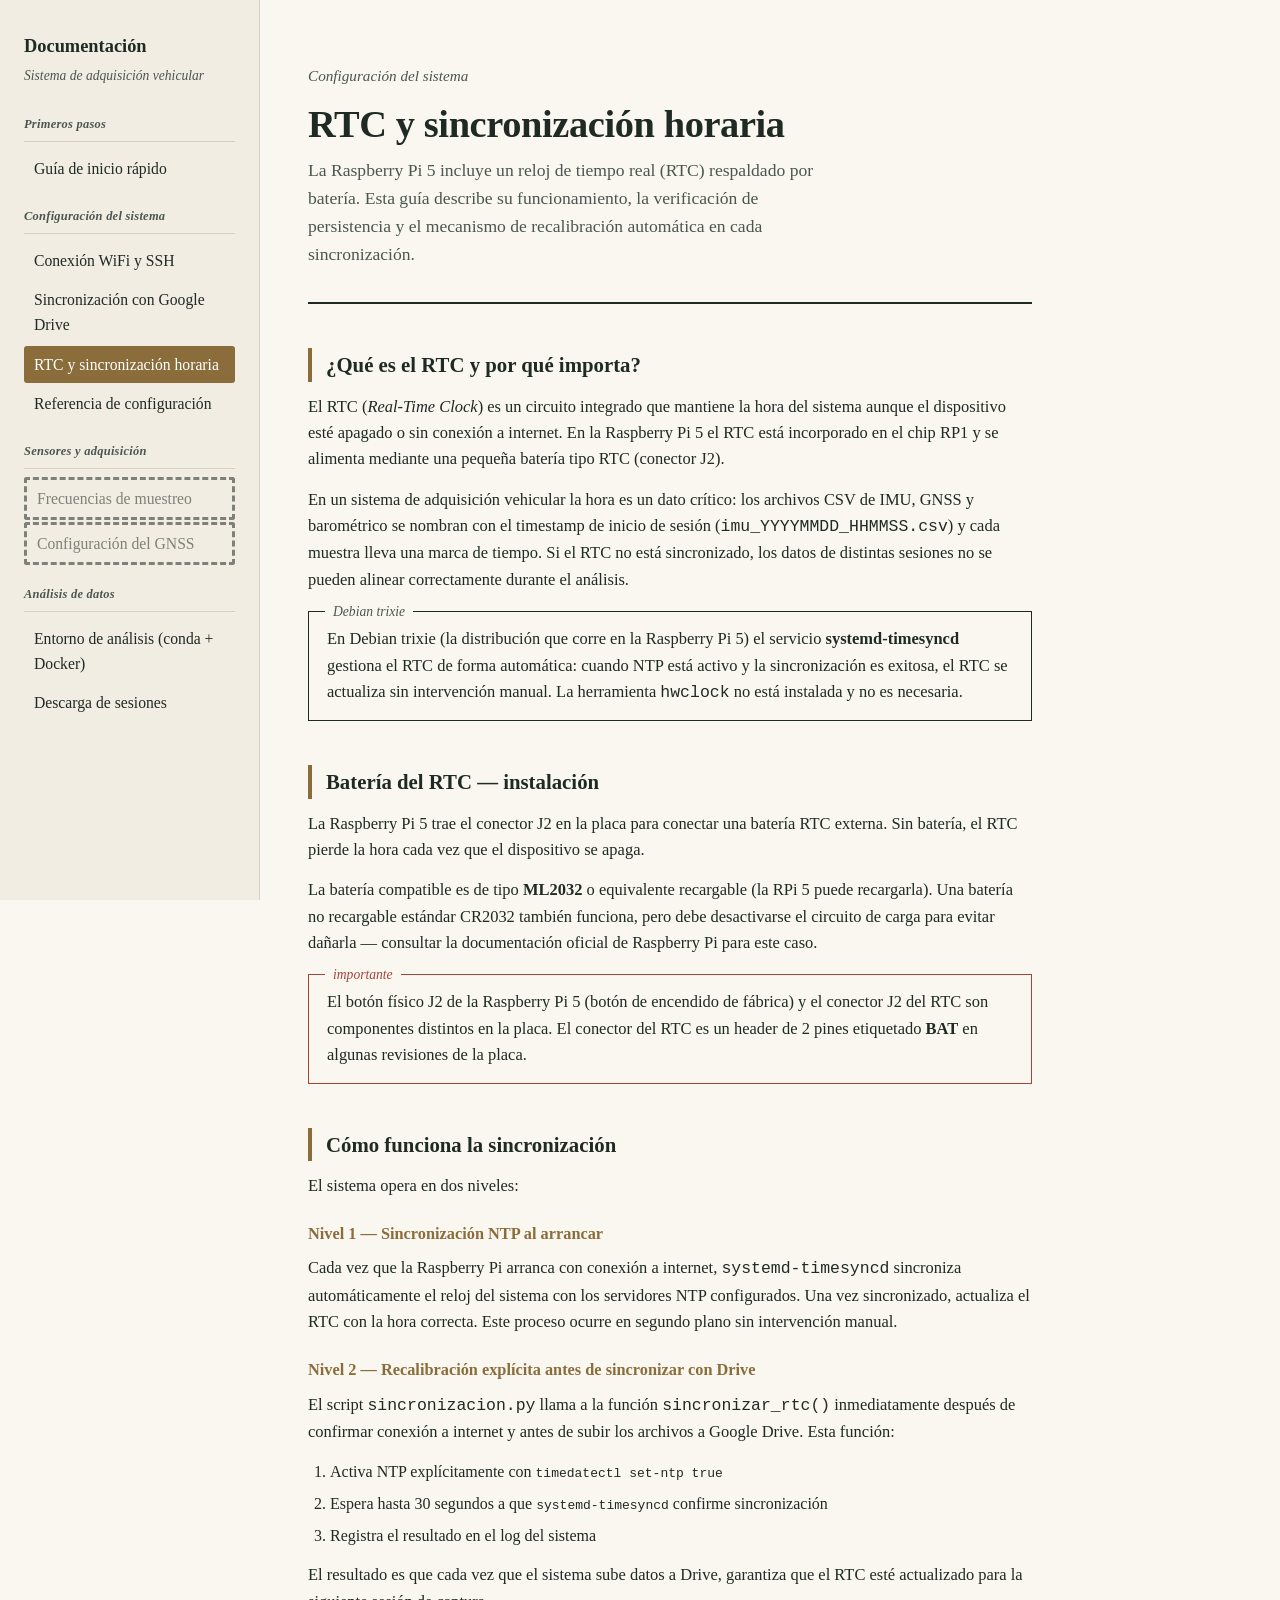
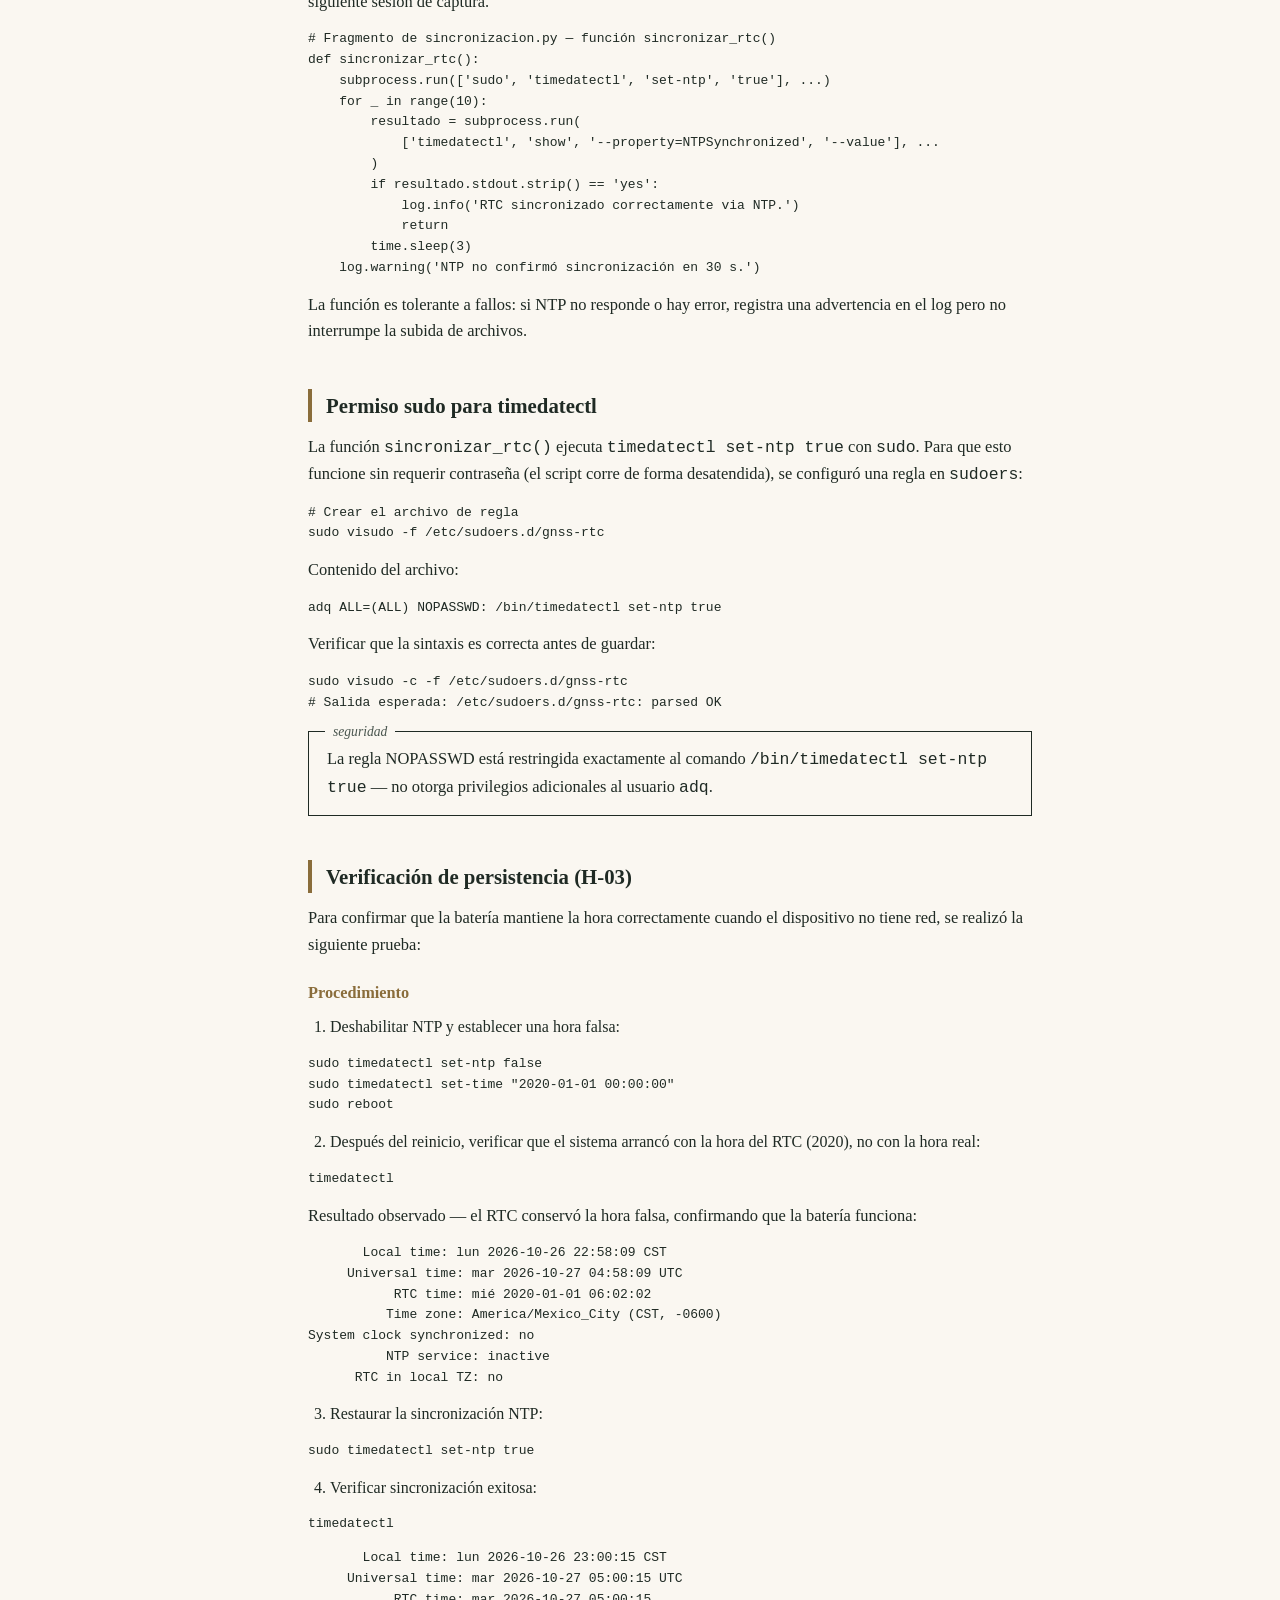
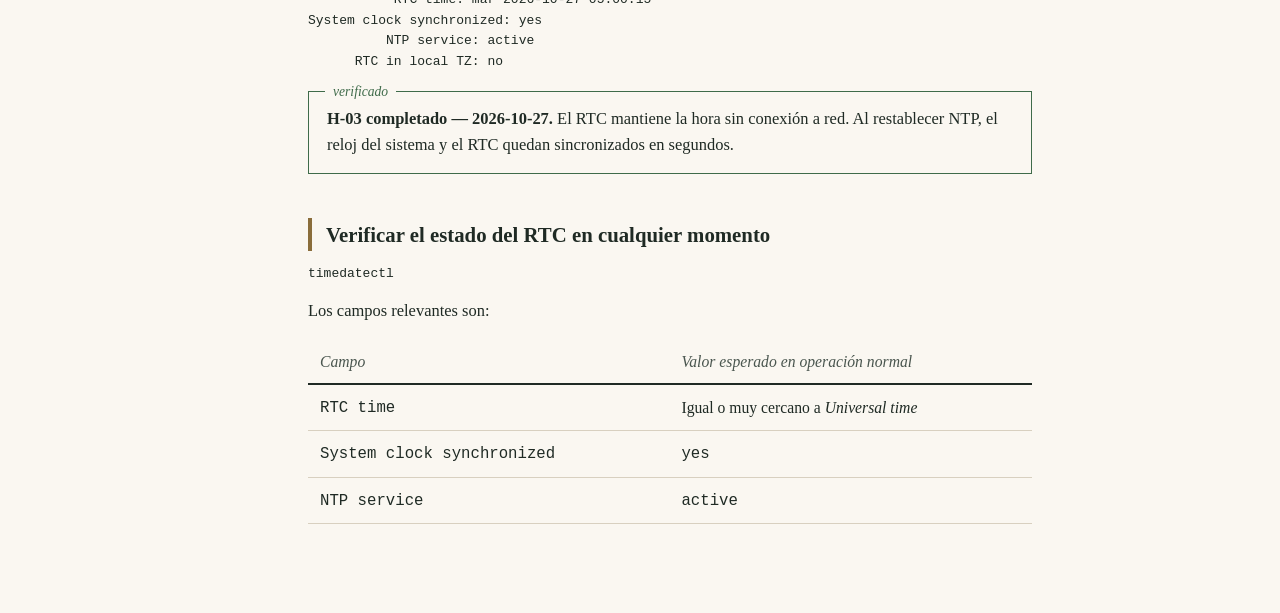
<file: temas/rtc_sincronizacion.html>
<!DOCTYPE html>
<html lang="es">
<head>
<meta charset="UTF-8">
<meta name="viewport" content="width=device-width, initial-scale=1.0">
<title>RTC y sincronización horaria · Documentación</title>
<link rel="stylesheet" href="../assets/style.css">
</head>
<body>
<div class="layout">

  <!-- ============ SIDEBAR ============ -->
  <aside class="sidebar">
    <div class="brand"><a href="../index.html" style="color:inherit;text-decoration:none;">Documentación</a></div>
    <div class="brand-sub">Sistema de adquisición vehicular</div>

    <nav>
      <h4>Primeros pasos</h4>
      <ul>
        <li><a href="inicio_rapido.html">Guía de inicio rápido</a></li>
      </ul>

      <h4>Configuración del sistema</h4>
      <ul>
        <li><a href="conexion_wifi.html">Conexión WiFi y SSH</a></li>
        <li><a href="sincronizacion_drive.html">Sincronización con Google Drive</a></li>
        <li><a href="rtc_sincronizacion.html" class="active">RTC y sincronización horaria</a></li>
        <li><a href="referencia_configuracion.html">Referencia de configuración</a></li>
      </ul>

      <h4>Sensores y adquisición</h4>
      <ul>
        <li><a href="#" class="pending">Frecuencias de muestreo</a></li>
        <li><a href="#" class="pending">Configuración del GNSS</a></li>
      </ul>

      <h4>Análisis de datos</h4>
      <ul>
        <li><a href="entorno_analisis.html">Entorno de análisis (conda + Docker)</a></li>
        <li><a href="descarga_sesiones.html">Descarga de sesiones</a></li>
      </ul>
    </nav>
  </aside>

  <!-- ============ CONTENIDO ============ -->
  <main class="content">

    <header class="page-header">
      <p class="kicker">Configuración del sistema</p>
      <h1>RTC y sincronización horaria</h1>
      <p class="lede">La Raspberry Pi 5 incluye un reloj de tiempo real (RTC) respaldado por batería. Esta guía describe su funcionamiento, la verificación de persistencia y el mecanismo de recalibración automática en cada sincronización.</p>
    </header>

    <section>
      <h2>¿Qué es el RTC y por qué importa?</h2>
      <p>El RTC (<em>Real-Time Clock</em>) es un circuito integrado que mantiene la hora del sistema aunque el dispositivo esté apagado o sin conexión a internet. En la Raspberry Pi 5 el RTC está incorporado en el chip RP1 y se alimenta mediante una pequeña batería tipo RTC (conector J2).</p>
      <p>En un sistema de adquisición vehicular la hora es un dato crítico: los archivos CSV de IMU, GNSS y barométrico se nombran con el timestamp de inicio de sesión (<code>imu_YYYYMMDD_HHMMSS.csv</code>) y cada muestra lleva una marca de tiempo. Si el RTC no está sincronizado, los datos de distintas sesiones no se pueden alinear correctamente durante el análisis.</p>

      <div class="callout">
        <span class="tag">Debian trixie</span>
        <p style="margin-bottom:0;">En Debian trixie (la distribución que corre en la Raspberry Pi 5) el servicio <strong>systemd-timesyncd</strong> gestiona el RTC de forma automática: cuando NTP está activo y la sincronización es exitosa, el RTC se actualiza sin intervención manual. La herramienta <code>hwclock</code> no está instalada y no es necesaria.</p>
      </div>
    </section>

    <section>
      <h2>Batería del RTC — instalación</h2>
      <p>La Raspberry Pi 5 trae el conector J2 en la placa para conectar una batería RTC externa. Sin batería, el RTC pierde la hora cada vez que el dispositivo se apaga.</p>
      <p>La batería compatible es de tipo <strong>ML2032</strong> o equivalente recargable (la RPi 5 puede recargarla). Una batería no recargable estándar CR2032 también funciona, pero debe desactivarse el circuito de carga para evitar dañarla — consultar la documentación oficial de Raspberry Pi para este caso.</p>

      <div class="callout callout-warn">
        <span class="tag">importante</span>
        <p style="margin-bottom:0;">El botón físico J2 de la Raspberry Pi 5 (botón de encendido de fábrica) y el conector J2 del RTC son componentes distintos en la placa. El conector del RTC es un header de 2 pines etiquetado <strong>BAT</strong> en algunas revisiones de la placa.</p>
      </div>
    </section>

    <section>
      <h2>Cómo funciona la sincronización</h2>
      <p>El sistema opera en dos niveles:</p>

      <h3>Nivel 1 — Sincronización NTP al arrancar</h3>
      <p>Cada vez que la Raspberry Pi arranca con conexión a internet, <code>systemd-timesyncd</code> sincroniza automáticamente el reloj del sistema con los servidores NTP configurados. Una vez sincronizado, actualiza el RTC con la hora correcta. Este proceso ocurre en segundo plano sin intervención manual.</p>

      <h3>Nivel 2 — Recalibración explícita antes de sincronizar con Drive</h3>
      <p>El script <code>sincronizacion.py</code> llama a la función <code>sincronizar_rtc()</code> inmediatamente después de confirmar conexión a internet y antes de subir los archivos a Google Drive. Esta función:</p>
      <ol>
        <li>Activa NTP explícitamente con <code>timedatectl set-ntp true</code></li>
        <li>Espera hasta 30 segundos a que <code>systemd-timesyncd</code> confirme sincronización</li>
        <li>Registra el resultado en el log del sistema</li>
      </ol>
      <p>El resultado es que cada vez que el sistema sube datos a Drive, garantiza que el RTC esté actualizado para la siguiente sesión de captura.</p>

      <pre><code># Fragmento de sincronizacion.py — función sincronizar_rtc()
def sincronizar_rtc():
    subprocess.run(['sudo', 'timedatectl', 'set-ntp', 'true'], ...)
    for _ in range(10):
        resultado = subprocess.run(
            ['timedatectl', 'show', '--property=NTPSynchronized', '--value'], ...
        )
        if resultado.stdout.strip() == 'yes':
            log.info('RTC sincronizado correctamente via NTP.')
            return
        time.sleep(3)
    log.warning('NTP no confirmó sincronización en 30 s.')</code></pre>

      <p>La función es tolerante a fallos: si NTP no responde o hay error, registra una advertencia en el log pero no interrumpe la subida de archivos.</p>
    </section>

    <section>
      <h2>Permiso sudo para timedatectl</h2>
      <p>La función <code>sincronizar_rtc()</code> ejecuta <code>timedatectl set-ntp true</code> con <code>sudo</code>. Para que esto funcione sin requerir contraseña (el script corre de forma desatendida), se configuró una regla en <code>sudoers</code>:</p>

      <pre><code># Crear el archivo de regla
sudo visudo -f /etc/sudoers.d/gnss-rtc</code></pre>

      <p>Contenido del archivo:</p>
      <pre><code>adq ALL=(ALL) NOPASSWD: /bin/timedatectl set-ntp true</code></pre>

      <p>Verificar que la sintaxis es correcta antes de guardar:</p>
      <pre><code>sudo visudo -c -f /etc/sudoers.d/gnss-rtc
# Salida esperada: /etc/sudoers.d/gnss-rtc: parsed OK</code></pre>

      <div class="callout">
        <span class="tag">seguridad</span>
        <p style="margin-bottom:0;">La regla NOPASSWD está restringida exactamente al comando <code>/bin/timedatectl set-ntp true</code> — no otorga privilegios adicionales al usuario <code>adq</code>.</p>
      </div>
    </section>

    <section>
      <h2>Verificación de persistencia (H-03)</h2>
      <p>Para confirmar que la batería mantiene la hora correctamente cuando el dispositivo no tiene red, se realizó la siguiente prueba:</p>

      <h3>Procedimiento</h3>
      <ol>
        <li>Deshabilitar NTP y establecer una hora falsa:</li>
      </ol>
      <pre><code>sudo timedatectl set-ntp false
sudo timedatectl set-time "2020-01-01 00:00:00"
sudo reboot</code></pre>

      <ol start="2">
        <li>Después del reinicio, verificar que el sistema arrancó con la hora del RTC (2020), no con la hora real:</li>
      </ol>
      <pre><code>timedatectl</code></pre>

      <p>Resultado observado — el RTC conservó la hora falsa, confirmando que la batería funciona:</p>
      <pre><code>       Local time: lun 2026-10-26 22:58:09 CST
     Universal time: mar 2026-10-27 04:58:09 UTC
           RTC time: mié 2020-01-01 06:02:02
          Time zone: America/Mexico_City (CST, -0600)
System clock synchronized: no
          NTP service: inactive
      RTC in local TZ: no</code></pre>

      <ol start="3">
        <li>Restaurar la sincronización NTP:</li>
      </ol>
      <pre><code>sudo timedatectl set-ntp true</code></pre>

      <ol start="4">
        <li>Verificar sincronización exitosa:</li>
      </ol>
      <pre><code>timedatectl</code></pre>
      <pre><code>       Local time: lun 2026-10-26 23:00:15 CST
     Universal time: mar 2026-10-27 05:00:15 UTC
           RTC time: mar 2026-10-27 05:00:15
System clock synchronized: yes
          NTP service: active
      RTC in local TZ: no</code></pre>

      <div class="callout callout-ok">
        <span class="tag">verificado</span>
        <p style="margin-bottom:0;"><strong>H-03 completado — 2026-10-27.</strong> El RTC mantiene la hora sin conexión a red. Al restablecer NTP, el reloj del sistema y el RTC quedan sincronizados en segundos.</p>
      </div>
    </section>

    <section>
      <h2>Verificar el estado del RTC en cualquier momento</h2>
      <pre><code>timedatectl</code></pre>
      <p>Los campos relevantes son:</p>
      <table>
        <thead>
          <tr><th>Campo</th><th>Valor esperado en operación normal</th></tr>
        </thead>
        <tbody>
          <tr><td><code>RTC time</code></td><td>Igual o muy cercano a <em>Universal time</em></td></tr>
          <tr><td><code>System clock synchronized</code></td><td><code>yes</code></td></tr>
          <tr><td><code>NTP service</code></td><td><code>active</code></td></tr>
        </tbody>
      </table>
    </section>

  </main>
</div>
</body>
</html>
</file>
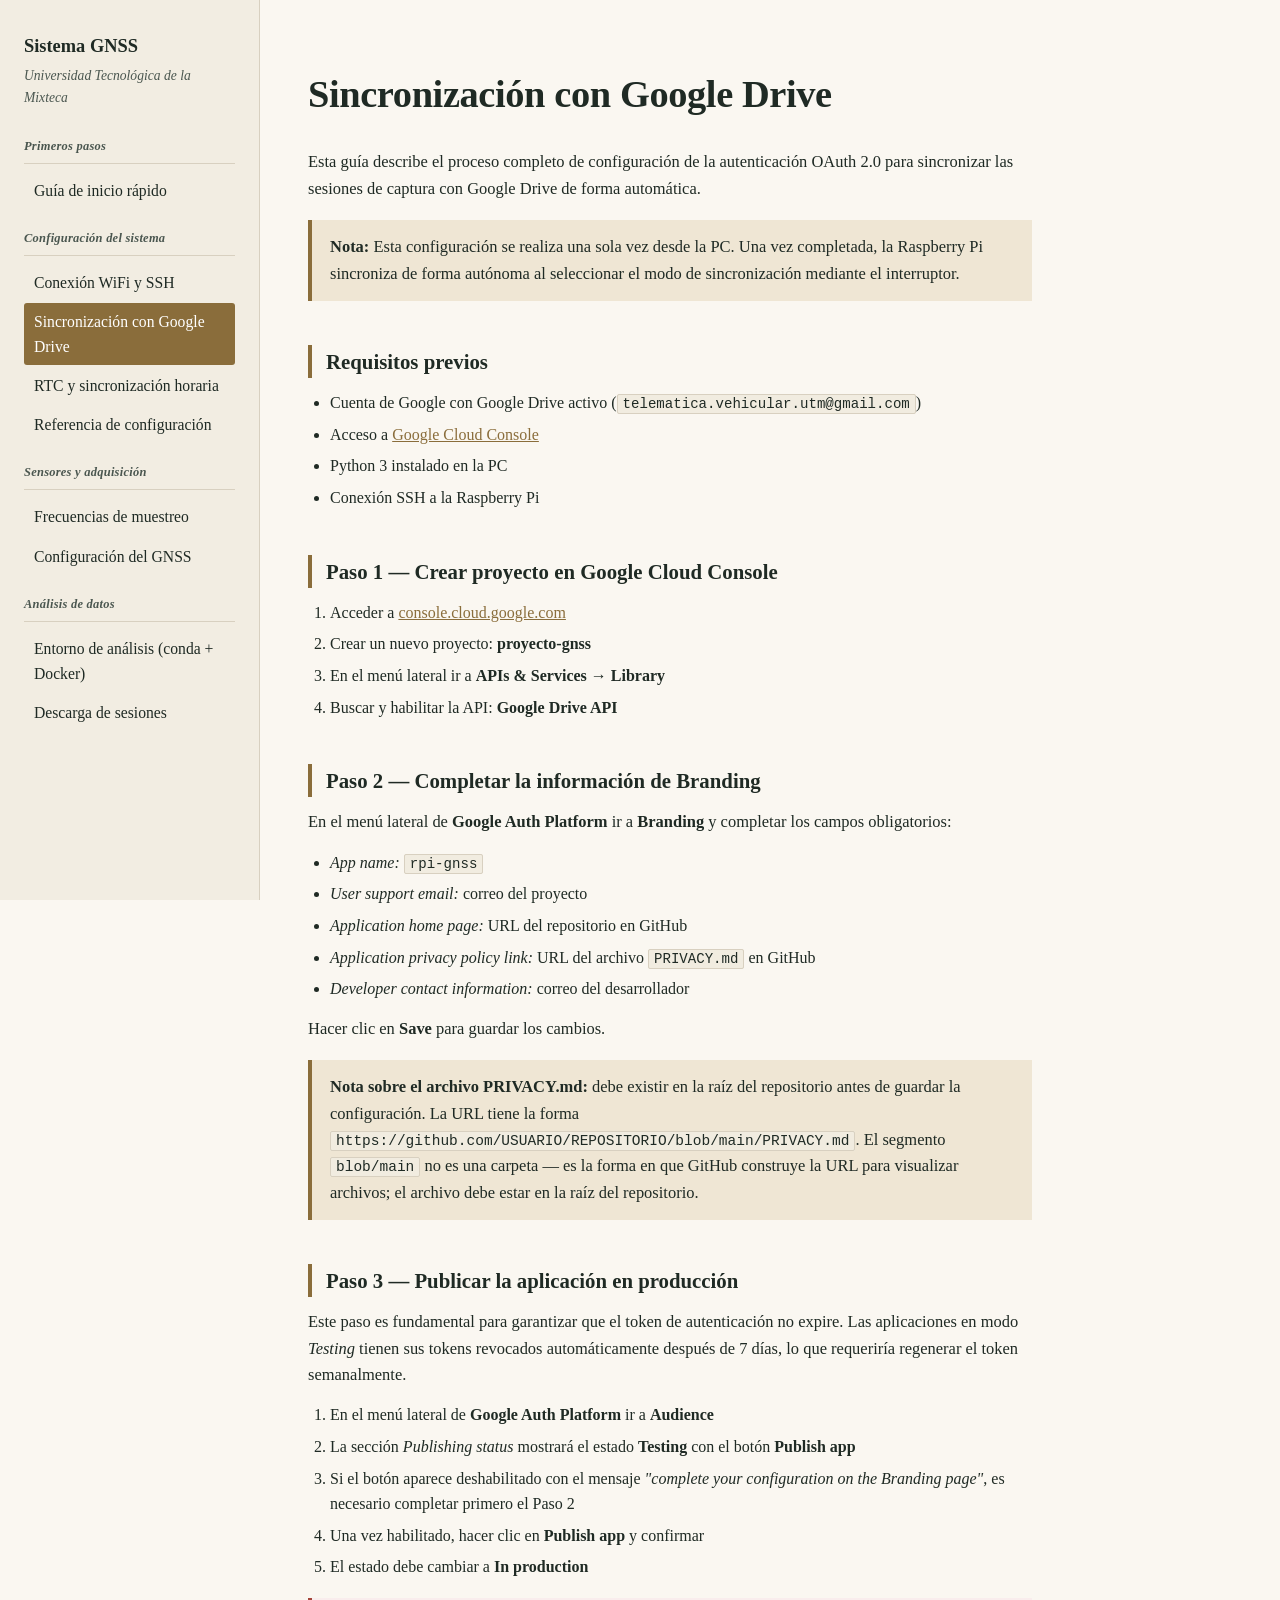
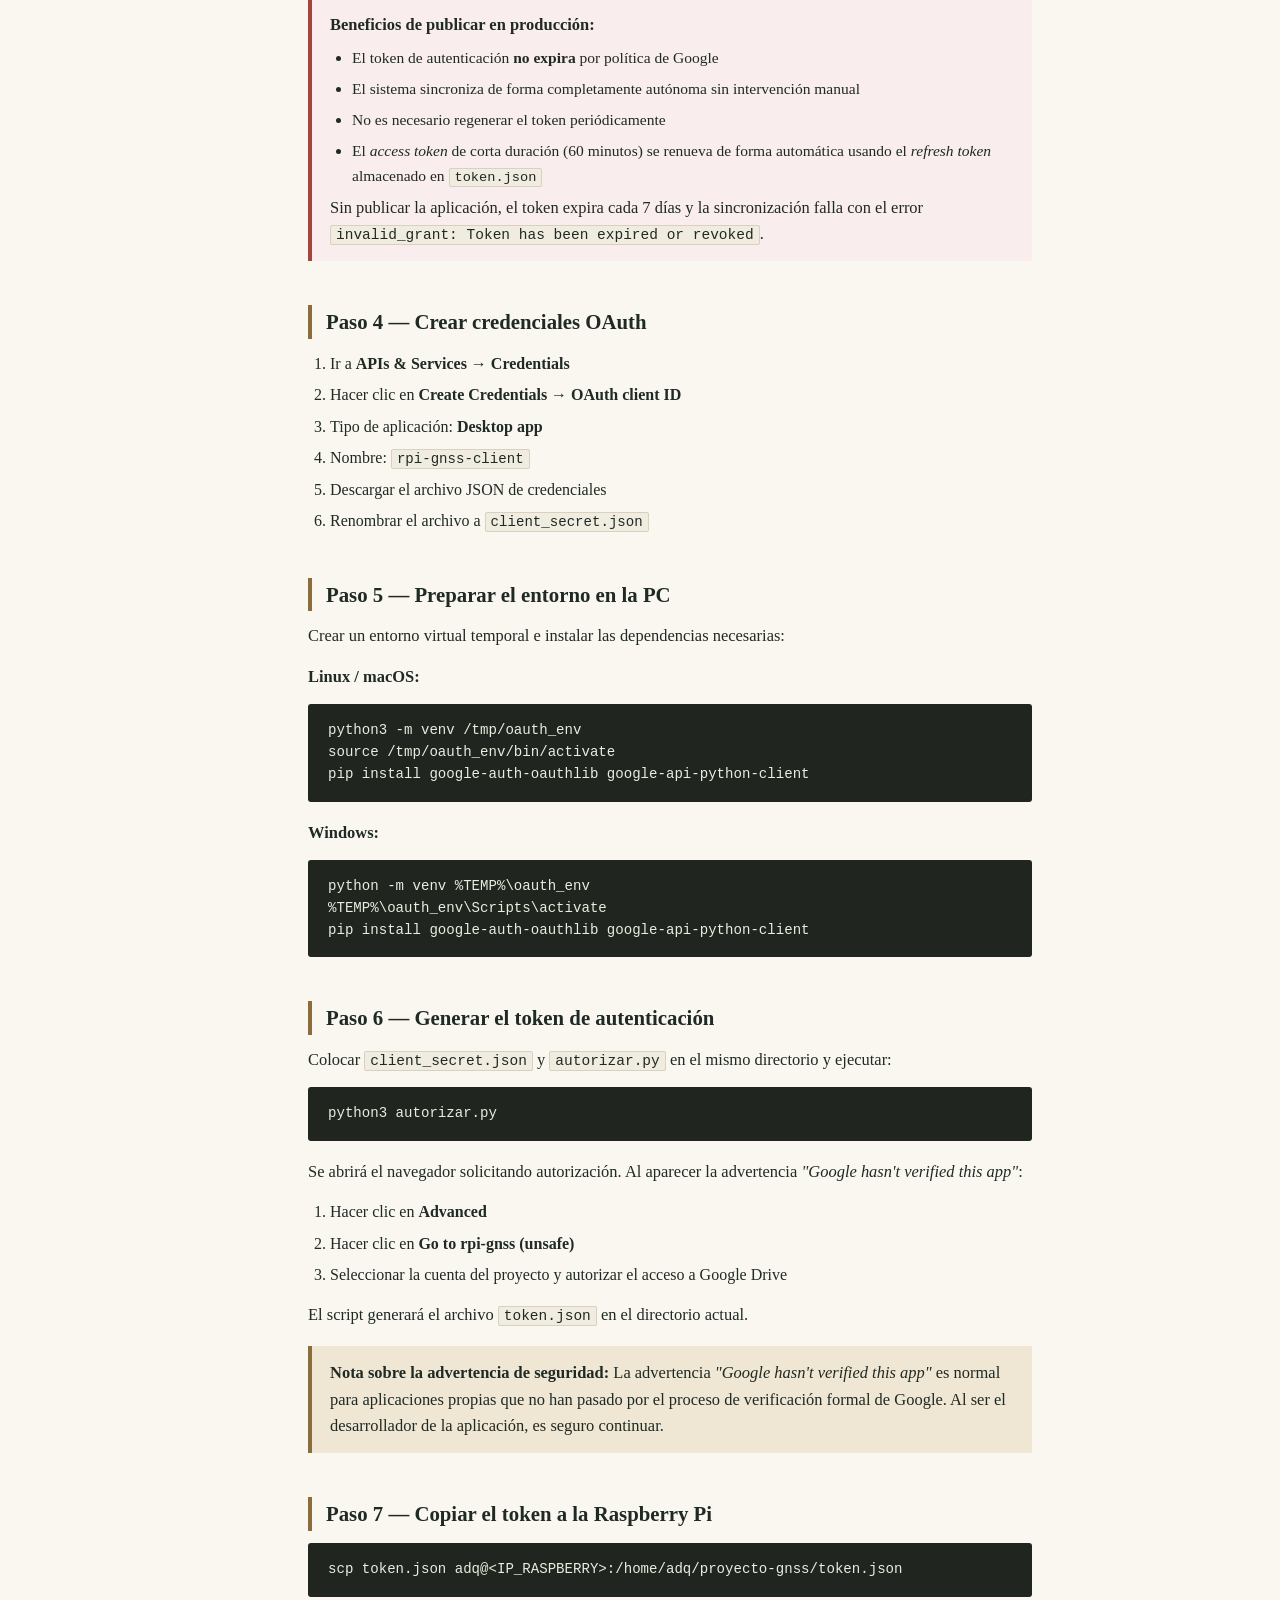
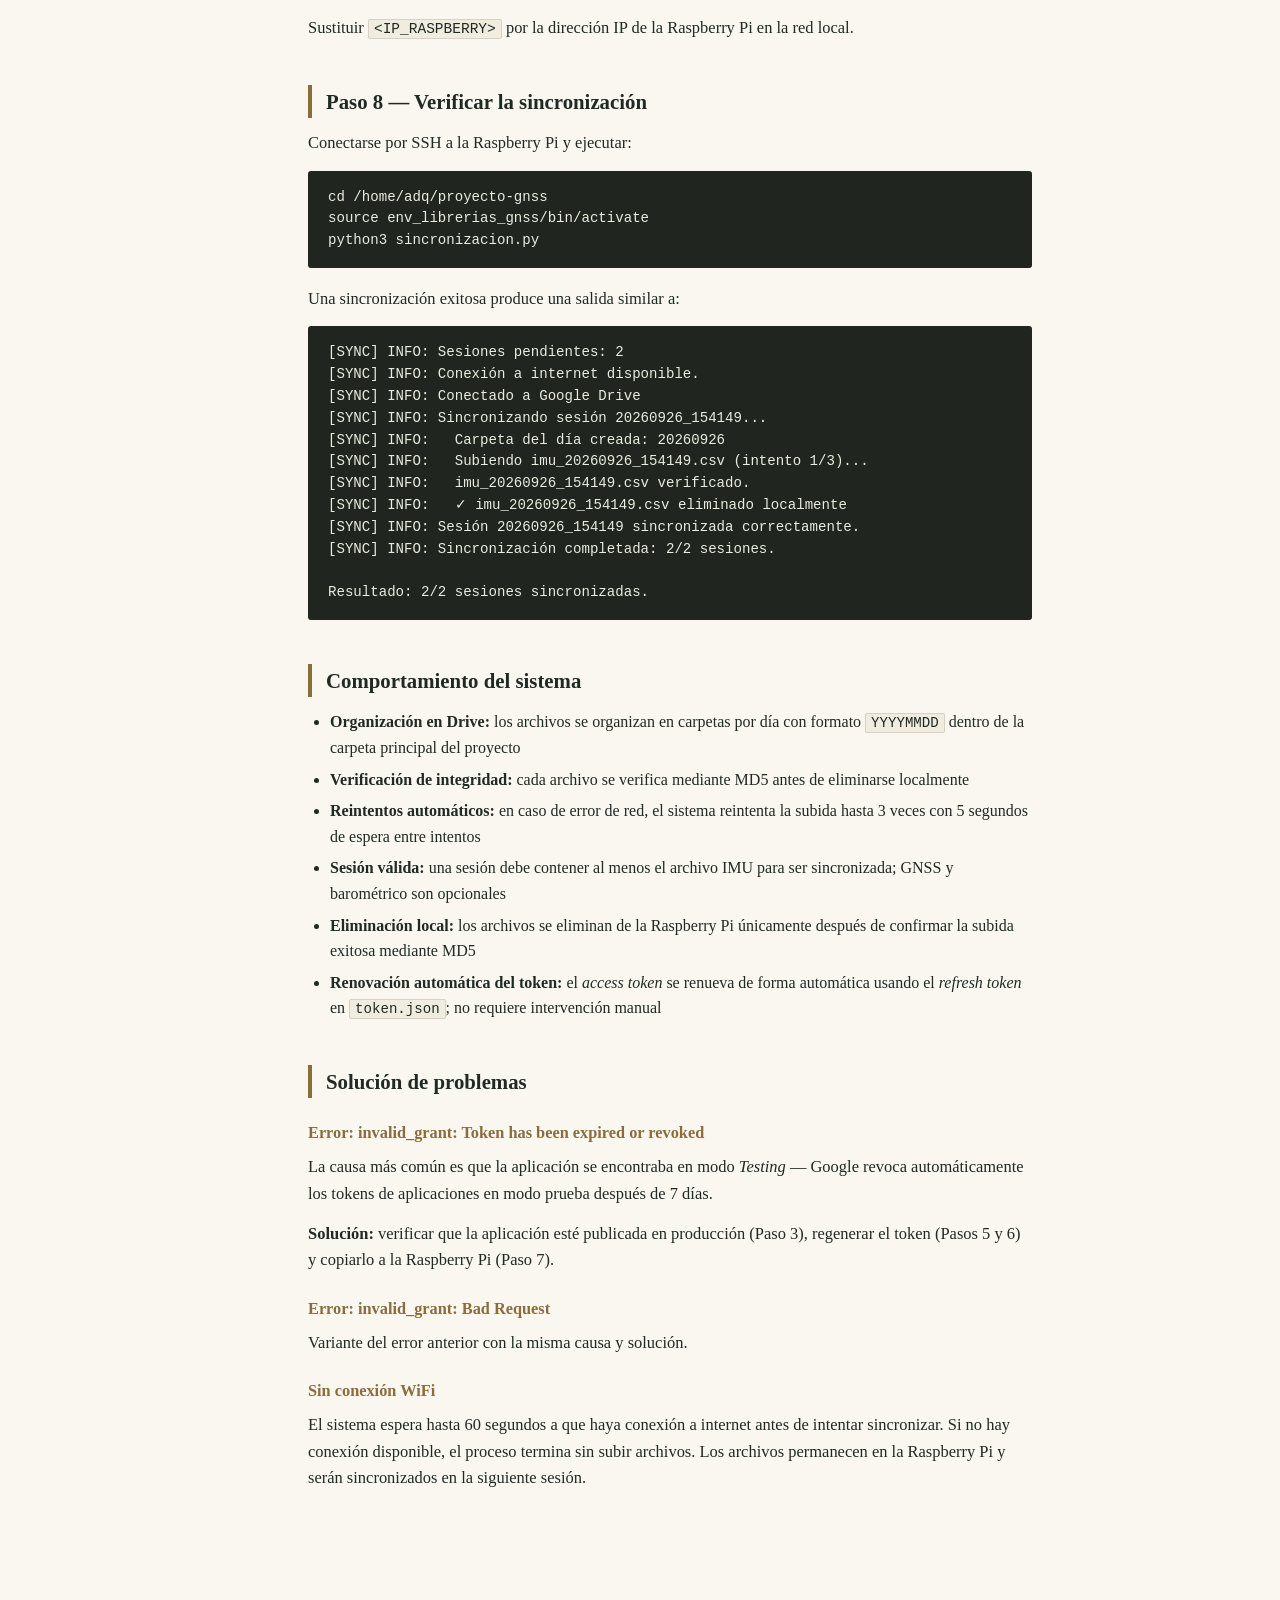
<file: temas/sincronizacion_drive.html>
<!DOCTYPE html>
<html lang="es">
<head>
  <meta charset="UTF-8" />
  <meta name="viewport" content="width=device-width, initial-scale=1.0" />
  <title>Sincronización con Google Drive — Sistema GNSS</title>
  <style>
:root{
  --paper:#faf7f1;
  --ink:#1f2a24;
  --ink-soft:#4a564f;
  --rule:#d8d0c0;
  --accent:#8a6d3b;
  --accent-soft:#efe6d4;
  --formula-bg:#f1ece0;
  --pos:#3f6b4a;
  --neg:#a4443a;
  --sidebar-w:260px;
}
*{box-sizing:border-box;}
html,body{margin:0;padding:0;}
body{
  background:var(--paper);
  color:var(--ink);
  font-family:"Iowan Old Style","Palatino Linotype",Palatino,Georgia,serif;
  line-height:1.6;
}
.layout{display:flex;min-height:100vh;}
.sidebar{
  width:var(--sidebar-w);
  flex-shrink:0;
  background:#f2ede2;
  border-right:1px solid var(--rule);
  padding:32px 24px;
  position:sticky;
  top:0;
  height:100vh;
  overflow-y:auto;
}
.sidebar .brand{font-size:1.15rem;font-weight:600;margin-bottom:4px;}
.sidebar .brand-sub{font-size:0.85rem;font-style:italic;color:var(--ink-soft);margin-bottom:28px;}
.sidebar nav h4{
  font-size:0.78rem;
  text-transform:none;
  letter-spacing:0.02em;
  color:var(--ink-soft);
  font-style:italic;
  margin:20px 0 8px 0;
  border-bottom:1px solid var(--rule);
  padding-bottom:6px;
}
.sidebar nav ul{list-style:none;margin:0 0 4px 0;padding:0;}
.sidebar nav li{margin-bottom:2px;}
.sidebar nav a{
  display:block;
  padding:6px 10px;
  border-radius:3px;
  color:var(--ink);
  text-decoration:none;
  font-size:0.98rem;
}
.sidebar nav a:hover{background:var(--accent-soft);}
.sidebar nav a.active{background:var(--accent);color:#fff;}
.content{flex:1;padding:64px 48px 96px;max-width:820px;}
@media(max-width:800px){
  .layout{flex-direction:column;}
  .sidebar{width:100%;height:auto;position:relative;border-right:none;border-bottom:1px solid var(--rule);}
  .content{padding:36px 24px 64px;}
}
h1{font-size:2.4rem;margin:0 0 24px 0;letter-spacing:-0.01em;}
h2{font-size:1.3rem;margin:44px 0 12px 0;border-left:4px solid var(--accent);padding-left:14px;}
h3{font-size:1.02rem;margin:22px 0 8px 0;color:var(--accent);}
p{margin:0 0 14px 0;font-size:1.03rem;}
ul,ol{margin:0 0 14px 0;padding-left:22px;}
li{margin-bottom:6px;}
a{color:var(--accent);}

/* Admonitions */
.admonition{
  border-left:4px solid var(--accent);
  background:var(--accent-soft);
  padding:14px 18px;
  margin:18px 0;
  font-size:0.97rem;
}
.admonition.important{
  border-left-color:var(--neg);
  background:#f9eded;
}
.admonition p{margin:0 0 8px 0;}
.admonition p:last-child{margin:0;}
.admonition ul{margin:8px 0 0 0;}

/* Código */
pre{
  background:#20261f;
  color:#e9ecdf;
  border-radius:3px;
  padding:16px 20px;
  margin:12px 0 18px 0;
  overflow-x:auto;
  font-family:"SF Mono","Fira Code",Consolas,Menlo,monospace;
  font-size:0.88rem;
  line-height:1.55;
}
code{
  font-family:"SF Mono","Fira Code",Consolas,Menlo,monospace;
  font-size:0.88em;
  background:var(--formula-bg);
  border:1px solid var(--rule);
  border-radius:2px;
  padding:1px 5px;
}
pre code{background:none;border:none;padding:0;font-size:inherit;}

/* Tabla */
table{width:100%;border-collapse:collapse;margin:16px 0 8px 0;font-size:0.98rem;}
th,td{text-align:left;padding:9px 12px;border-bottom:1px solid var(--rule);}
th{font-style:italic;color:var(--ink-soft);font-weight:normal;border-bottom:2px solid var(--ink);}
  </style>
</head>
<body>
<div class="layout">

  <div class="sidebar">
    <div class="brand">Sistema GNSS</div>
    <div class="brand-sub">Universidad Tecnológica de la Mixteca</div>
    <nav>
      <h4>Primeros pasos</h4>
      <ul>
        <li><a href="inicio_rapido.html">Guía de inicio rápido</a></li>
      </ul>

      <h4>Configuración del sistema</h4>
      <ul>
        <li><a href="conexion_wifi.html">Conexión WiFi y SSH</a></li>
        <li><a href="sincronizacion_drive.html" class="active">Sincronización con Google Drive</a></li>
        <li><a href="rtc_sincronizacion.html">RTC y sincronización horaria</a></li>
        <li><a href="referencia_configuracion.html">Referencia de configuración</a></li>
      </ul>

      <h4>Sensores y adquisición</h4>
      <ul>
        <li><a href="#" class="pending">Frecuencias de muestreo</a></li>
        <li><a href="#" class="pending">Configuración del GNSS</a></li>
      </ul>

      <h4>Análisis de datos</h4>
      <ul>
        <li><a href="entorno_analisis.html">Entorno de análisis (conda + Docker)</a></li>
        <li><a href="descarga_sesiones.html">Descarga de sesiones</a></li>
      </ul>
    </nav>
  </div>

  <div class="content">
    <h1>Sincronización con Google Drive</h1>
    <p>Esta guía describe el proceso completo de configuración de la autenticación OAuth 2.0 para sincronizar las sesiones de captura con Google Drive de forma automática.</p>

    <div class="admonition">
      <p><strong>Nota:</strong> Esta configuración se realiza una sola vez desde la PC. Una vez completada, la Raspberry Pi sincroniza de forma autónoma al seleccionar el modo de sincronización mediante el interruptor.</p>
    </div>

    <h2>Requisitos previos</h2>
    <ul>
      <li>Cuenta de Google con Google Drive activo (<code>telematica.vehicular.utm@gmail.com</code>)</li>
      <li>Acceso a <a href="https://console.cloud.google.com" target="_blank">Google Cloud Console</a></li>
      <li>Python 3 instalado en la PC</li>
      <li>Conexión SSH a la Raspberry Pi</li>
    </ul>

    <h2>Paso 1 — Crear proyecto en Google Cloud Console</h2>
    <ol>
      <li>Acceder a <a href="https://console.cloud.google.com" target="_blank">console.cloud.google.com</a></li>
      <li>Crear un nuevo proyecto: <strong>proyecto-gnss</strong></li>
      <li>En el menú lateral ir a <strong>APIs &amp; Services → Library</strong></li>
      <li>Buscar y habilitar la API: <strong>Google Drive API</strong></li>
    </ol>

    <h2>Paso 2 — Completar la información de Branding</h2>
    <p>En el menú lateral de <strong>Google Auth Platform</strong> ir a <strong>Branding</strong> y completar los campos obligatorios:</p>
    <ul>
      <li><em>App name:</em> <code>rpi-gnss</code></li>
      <li><em>User support email:</em> correo del proyecto</li>
      <li><em>Application home page:</em> URL del repositorio en GitHub</li>
      <li><em>Application privacy policy link:</em> URL del archivo <code>PRIVACY.md</code> en GitHub</li>
      <li><em>Developer contact information:</em> correo del desarrollador</li>
    </ul>
    <p>Hacer clic en <strong>Save</strong> para guardar los cambios.</p>

    <div class="admonition">
      <p><strong>Nota sobre el archivo PRIVACY.md:</strong> debe existir en la raíz del repositorio antes de guardar la configuración. La URL tiene la forma <code>https://github.com/USUARIO/REPOSITORIO/blob/main/PRIVACY.md</code>. El segmento <code>blob/main</code> no es una carpeta — es la forma en que GitHub construye la URL para visualizar archivos; el archivo debe estar en la raíz del repositorio.</p>
    </div>

    <h2>Paso 3 — Publicar la aplicación en producción</h2>
    <p>Este paso es fundamental para garantizar que el token de autenticación no expire. Las aplicaciones en modo <em>Testing</em> tienen sus tokens revocados automáticamente después de 7 días, lo que requeriría regenerar el token semanalmente.</p>
    <ol>
      <li>En el menú lateral de <strong>Google Auth Platform</strong> ir a <strong>Audience</strong></li>
      <li>La sección <em>Publishing status</em> mostrará el estado <strong>Testing</strong> con el botón <strong>Publish app</strong></li>
      <li>Si el botón aparece deshabilitado con el mensaje <em>"complete your configuration on the Branding page"</em>, es necesario completar primero el Paso 2</li>
      <li>Una vez habilitado, hacer clic en <strong>Publish app</strong> y confirmar</li>
      <li>El estado debe cambiar a <strong>In production</strong></li>
    </ol>

    <div class="admonition important">
      <p><strong>Beneficios de publicar en producción:</strong></p>
      <ul>
        <li>El token de autenticación <strong>no expira</strong> por política de Google</li>
        <li>El sistema sincroniza de forma completamente autónoma sin intervención manual</li>
        <li>No es necesario regenerar el token periódicamente</li>
        <li>El <em>access token</em> de corta duración (60 minutos) se renueva de forma automática usando el <em>refresh token</em> almacenado en <code>token.json</code></li>
      </ul>
      <p>Sin publicar la aplicación, el token expira cada 7 días y la sincronización falla con el error <code>invalid_grant: Token has been expired or revoked</code>.</p>
    </div>

    <h2>Paso 4 — Crear credenciales OAuth</h2>
    <ol>
      <li>Ir a <strong>APIs &amp; Services → Credentials</strong></li>
      <li>Hacer clic en <strong>Create Credentials → OAuth client ID</strong></li>
      <li>Tipo de aplicación: <strong>Desktop app</strong></li>
      <li>Nombre: <code>rpi-gnss-client</code></li>
      <li>Descargar el archivo JSON de credenciales</li>
      <li>Renombrar el archivo a <code>client_secret.json</code></li>
    </ol>

    <h2>Paso 5 — Preparar el entorno en la PC</h2>
    <p>Crear un entorno virtual temporal e instalar las dependencias necesarias:</p>
    <p><strong>Linux / macOS:</strong></p>
    <pre><code>python3 -m venv /tmp/oauth_env
source /tmp/oauth_env/bin/activate
pip install google-auth-oauthlib google-api-python-client</code></pre>
    <p><strong>Windows:</strong></p>
    <pre><code>python -m venv %TEMP%\oauth_env
%TEMP%\oauth_env\Scripts\activate
pip install google-auth-oauthlib google-api-python-client</code></pre>

    <h2>Paso 6 — Generar el token de autenticación</h2>
    <p>Colocar <code>client_secret.json</code> y <code>autorizar.py</code> en el mismo directorio y ejecutar:</p>
    <pre><code>python3 autorizar.py</code></pre>
    <p>Se abrirá el navegador solicitando autorización. Al aparecer la advertencia <em>"Google hasn't verified this app"</em>:</p>
    <ol>
      <li>Hacer clic en <strong>Advanced</strong></li>
      <li>Hacer clic en <strong>Go to rpi-gnss (unsafe)</strong></li>
      <li>Seleccionar la cuenta del proyecto y autorizar el acceso a Google Drive</li>
    </ol>
    <p>El script generará el archivo <code>token.json</code> en el directorio actual.</p>

    <div class="admonition">
      <p><strong>Nota sobre la advertencia de seguridad:</strong> La advertencia <em>"Google hasn't verified this app"</em> es normal para aplicaciones propias que no han pasado por el proceso de verificación formal de Google. Al ser el desarrollador de la aplicación, es seguro continuar.</p>
    </div>

    <h2>Paso 7 — Copiar el token a la Raspberry Pi</h2>
    <pre><code>scp token.json adq@&lt;IP_RASPBERRY&gt;:/home/adq/proyecto-gnss/token.json</code></pre>
    <p>Sustituir <code>&lt;IP_RASPBERRY&gt;</code> por la dirección IP de la Raspberry Pi en la red local.</p>

    <h2>Paso 8 — Verificar la sincronización</h2>
    <p>Conectarse por SSH a la Raspberry Pi y ejecutar:</p>
    <pre><code>cd /home/adq/proyecto-gnss
source env_librerias_gnss/bin/activate
python3 sincronizacion.py</code></pre>
    <p>Una sincronización exitosa produce una salida similar a:</p>
    <pre><code>[SYNC] INFO: Sesiones pendientes: 2
[SYNC] INFO: Conexión a internet disponible.
[SYNC] INFO: Conectado a Google Drive
[SYNC] INFO: Sincronizando sesión 20260926_154149...
[SYNC] INFO:   Carpeta del día creada: 20260926
[SYNC] INFO:   Subiendo imu_20260926_154149.csv (intento 1/3)...
[SYNC] INFO:   imu_20260926_154149.csv verificado.
[SYNC] INFO:   ✓ imu_20260926_154149.csv eliminado localmente
[SYNC] INFO: Sesión 20260926_154149 sincronizada correctamente.
[SYNC] INFO: Sincronización completada: 2/2 sesiones.

Resultado: 2/2 sesiones sincronizadas.</code></pre>

    <h2>Comportamiento del sistema</h2>
    <ul>
      <li><strong>Organización en Drive:</strong> los archivos se organizan en carpetas por día con formato <code>YYYYMMDD</code> dentro de la carpeta principal del proyecto</li>
      <li><strong>Verificación de integridad:</strong> cada archivo se verifica mediante MD5 antes de eliminarse localmente</li>
      <li><strong>Reintentos automáticos:</strong> en caso de error de red, el sistema reintenta la subida hasta 3 veces con 5 segundos de espera entre intentos</li>
      <li><strong>Sesión válida:</strong> una sesión debe contener al menos el archivo IMU para ser sincronizada; GNSS y barométrico son opcionales</li>
      <li><strong>Eliminación local:</strong> los archivos se eliminan de la Raspberry Pi únicamente después de confirmar la subida exitosa mediante MD5</li>
      <li><strong>Renovación automática del token:</strong> el <em>access token</em> se renueva de forma automática usando el <em>refresh token</em> en <code>token.json</code>; no requiere intervención manual</li>
    </ul>

    <h2>Solución de problemas</h2>

    <h3>Error: invalid_grant: Token has been expired or revoked</h3>
    <p>La causa más común es que la aplicación se encontraba en modo <em>Testing</em> — Google revoca automáticamente los tokens de aplicaciones en modo prueba después de 7 días.</p>
    <p><strong>Solución:</strong> verificar que la aplicación esté publicada en producción (Paso 3), regenerar el token (Pasos 5 y 6) y copiarlo a la Raspberry Pi (Paso 7).</p>

    <h3>Error: invalid_grant: Bad Request</h3>
    <p>Variante del error anterior con la misma causa y solución.</p>

    <h3>Sin conexión WiFi</h3>
    <p>El sistema espera hasta 60 segundos a que haya conexión a internet antes de intentar sincronizar. Si no hay conexión disponible, el proceso termina sin subir archivos. Los archivos permanecen en la Raspberry Pi y serán sincronizados en la siguiente sesión.</p>
  </div>

</div>
</body>
</html>
</file>
<file: assets/style.css>
:root{
  --paper:#faf7f1;
  --ink:#1f2a24;
  --ink-soft:#4a564f;
  --rule:#d8d0c0;
  --accent:#8a6d3b;
  --accent-soft:#efe6d4;
  --formula-bg:#f1ece0;
  --pos:#3f6b4a;
  --neg:#a4443a;
  --sidebar-w:260px;
}
*{box-sizing:border-box;}
html,body{margin:0;padding:0;}
body{
  background:var(--paper);
  color:var(--ink);
  font-family:"Iowan Old Style","Palatino Linotype",Palatino,Georgia,serif;
  line-height:1.6;
}

/* ---------- Layout general: sidebar + contenido ---------- */
.layout{
  display:flex;
  min-height:100vh;
}

.sidebar{
  width:var(--sidebar-w);
  flex-shrink:0;
  background:#f2ede2;
  border-right:1px solid var(--rule);
  padding:32px 24px;
  position:sticky;
  top:0;
  height:100vh;
  overflow-y:auto;
}
.sidebar .brand{
  font-size:1.15rem;
  font-weight:600;
  margin-bottom:4px;
}
.sidebar .brand-sub{
  font-size:0.85rem;
  font-style:italic;
  color:var(--ink-soft);
  margin-bottom:28px;
}
.sidebar nav h4{
  font-size:0.78rem;
  text-transform:none;
  letter-spacing:0.02em;
  color:var(--ink-soft);
  font-style:italic;
  margin:20px 0 8px 0;
  border-bottom:1px solid var(--rule);
  padding-bottom:6px;
}
.sidebar nav ul{
  list-style:none;
  margin:0 0 4px 0;
  padding:0;
}
.sidebar nav li{margin-bottom:2px;}
.sidebar nav a{
  display:block;
  padding:6px 10px;
  border-radius:3px;
  color:var(--ink);
  text-decoration:none;
  font-size:0.98rem;
}
.sidebar nav a:hover{
  background:var(--accent-soft);
}
.sidebar nav a.active{
  background:var(--accent);
  color:#fff;
}

.content{
  flex:1;
  padding:64px 48px 96px;
  max-width:820px;
}

@media (max-width:800px){
  .layout{flex-direction:column;}
  .sidebar{
    width:100%;
    height:auto;
    position:relative;
    border-right:none;
    border-bottom:1px solid var(--rule);
  }
  .content{padding:36px 24px 64px;}
}

/* ---------- Estilos de contenido (compartidos entre temas) ---------- */
header.page-header{
  border-bottom:2px solid var(--ink);
  padding-bottom:20px;
  margin-bottom:40px;
}
header.page-header .kicker{
  font-style:italic;
  color:var(--ink-soft);
  font-size:0.95rem;
  margin:0 0 6px 0;
}
h1{font-size:2.4rem;margin:0;letter-spacing:-0.01em;}
h2{
  font-size:1.3rem;
  margin:44px 0 12px 0;
  border-left:4px solid var(--accent);
  padding-left:14px;
}
h3{font-size:1.02rem;margin:22px 0 8px 0;color:var(--accent);}
p{margin:0 0 14px 0;font-size:1.03rem;}
.lede{font-size:1.1rem;color:var(--ink-soft);max-width:60ch;}

.formula{
  background:var(--formula-bg);
  border:1px solid var(--rule);
  border-radius:2px;
  padding:20px 24px;
  margin:16px 0;
  font-family:"Cambria Math","Georgia",serif;
  font-size:1.2rem;
  text-align:center;
  overflow-x:auto;
}
.formula .label{
  display:block;
  font-family:"Iowan Old Style",Georgia,serif;
  font-style:italic;
  font-size:0.82rem;
  color:var(--ink-soft);
  text-align:left;
  margin-bottom:8px;
}
sup{font-size:0.7em;}
.frac{display:inline-block;vertical-align:middle;text-align:center;}
.frac > span{display:block;padding:0 6px;}
.frac .num{border-bottom:1.5px solid var(--ink);padding-bottom:3px;}
.frac .den{padding-top:3px;}

table{width:100%;border-collapse:collapse;margin:16px 0 8px 0;font-size:0.98rem;}
th,td{text-align:left;padding:9px 12px;border-bottom:1px solid var(--rule);}
th{font-style:italic;color:var(--ink-soft);font-weight:normal;border-bottom:2px solid var(--ink);}
.sign-pos{color:var(--pos);font-weight:600;}
.sign-neg{color:var(--neg);font-weight:600;}

.example{
  background:var(--accent-soft);
  border-left:4px solid var(--accent);
  padding:18px 22px;
  margin:16px 0;
}
.example h3{margin-top:0;color:var(--ink);}
.example table{margin-top:10px;}
.example th,.example td{border-bottom:1px solid #ddd0af;}

ul, ol{margin:0 0 14px 0;padding-left:22px;}
li{margin-bottom:6px;}

.note{
  font-size:0.93rem;
  color:var(--ink-soft);
  border-top:1px solid var(--rule);
  padding-top:14px;
  margin-top:14px;
}

.callout{
  border:1px solid var(--ink);
  padding:14px 18px;
  margin:18px 0;
  position:relative;
}
.callout .tag{
  position:absolute;
  top:-11px;
  left:16px;
  background:var(--paper);
  padding:0 8px;
  font-style:italic;
  font-size:0.85rem;
  color:var(--ink-soft);
}

.callout-warn{
  border-color:var(--neg);
}
.callout-warn .tag{
  color:var(--neg);
}
.callout-ok{
  border-color:var(--pos);
}
.callout-ok .tag{
  color:var(--pos);
}

.page-footer{
  margin-top:52px;
  padding-top:16px;
  border-top:2px solid var(--ink);
  font-size:0.88rem;
  color:var(--ink-soft);
  font-style:italic;
}

.topic-grid{
  display:grid;
  grid-template-columns:1fr 1fr;
  gap:16px;
  margin-top:24px;
}
.topic-card{
  display:block;
  border:1px solid var(--rule);
  padding:18px 20px;
  text-decoration:none;
  color:var(--ink);
  background:#fff;
}
.topic-card:hover{border-color:var(--accent);}
.topic-card .topic-title{font-size:1.05rem;font-weight:600;margin-bottom:4px;}
.topic-card .topic-desc{font-size:0.9rem;color:var(--ink-soft);font-style:italic;}
.pending{
  opacity:0.55;
  border-style:dashed;
}

/* ---------- Bloques de código ---------- */
.code-block{
  background:#20261f;
  border-radius:3px;
  margin:16px 0;
  overflow:hidden;
  font-family:"SF Mono","Fira Code",Consolas,Menlo,monospace;
  font-size:0.9rem;
}
.code-block .code-label{
  background:#141a13;
  color:#a8b3a2;
  font-family:"Iowan Old Style",Georgia,serif;
  font-style:italic;
  font-size:0.8rem;
  padding:8px 16px;
}
.code-block pre{
  margin:0;
  padding:16px 20px;
  overflow-x:auto;
  color:#e9ecdf;
  line-height:1.55;
}
.code-block code{background:none;padding:0;}
.code-block .cm{color:#7f8c76;}
.code-block .kw{color:#e0a458;}
.code-block .fn{color:#9fc6e0;}
.code-block .st{color:#c3d69b;}
.code-block .nb{color:#d9a5a0;}

.code-out{
  background:#f1ece0;
  border:1px solid var(--rule);
  border-top:none;
  font-family:"SF Mono","Fira Code",Consolas,Menlo,monospace;
  font-size:0.85rem;
  padding:14px 20px;
  white-space:pre;
  overflow-x:auto;
  color:var(--ink-soft);
}
</file>
